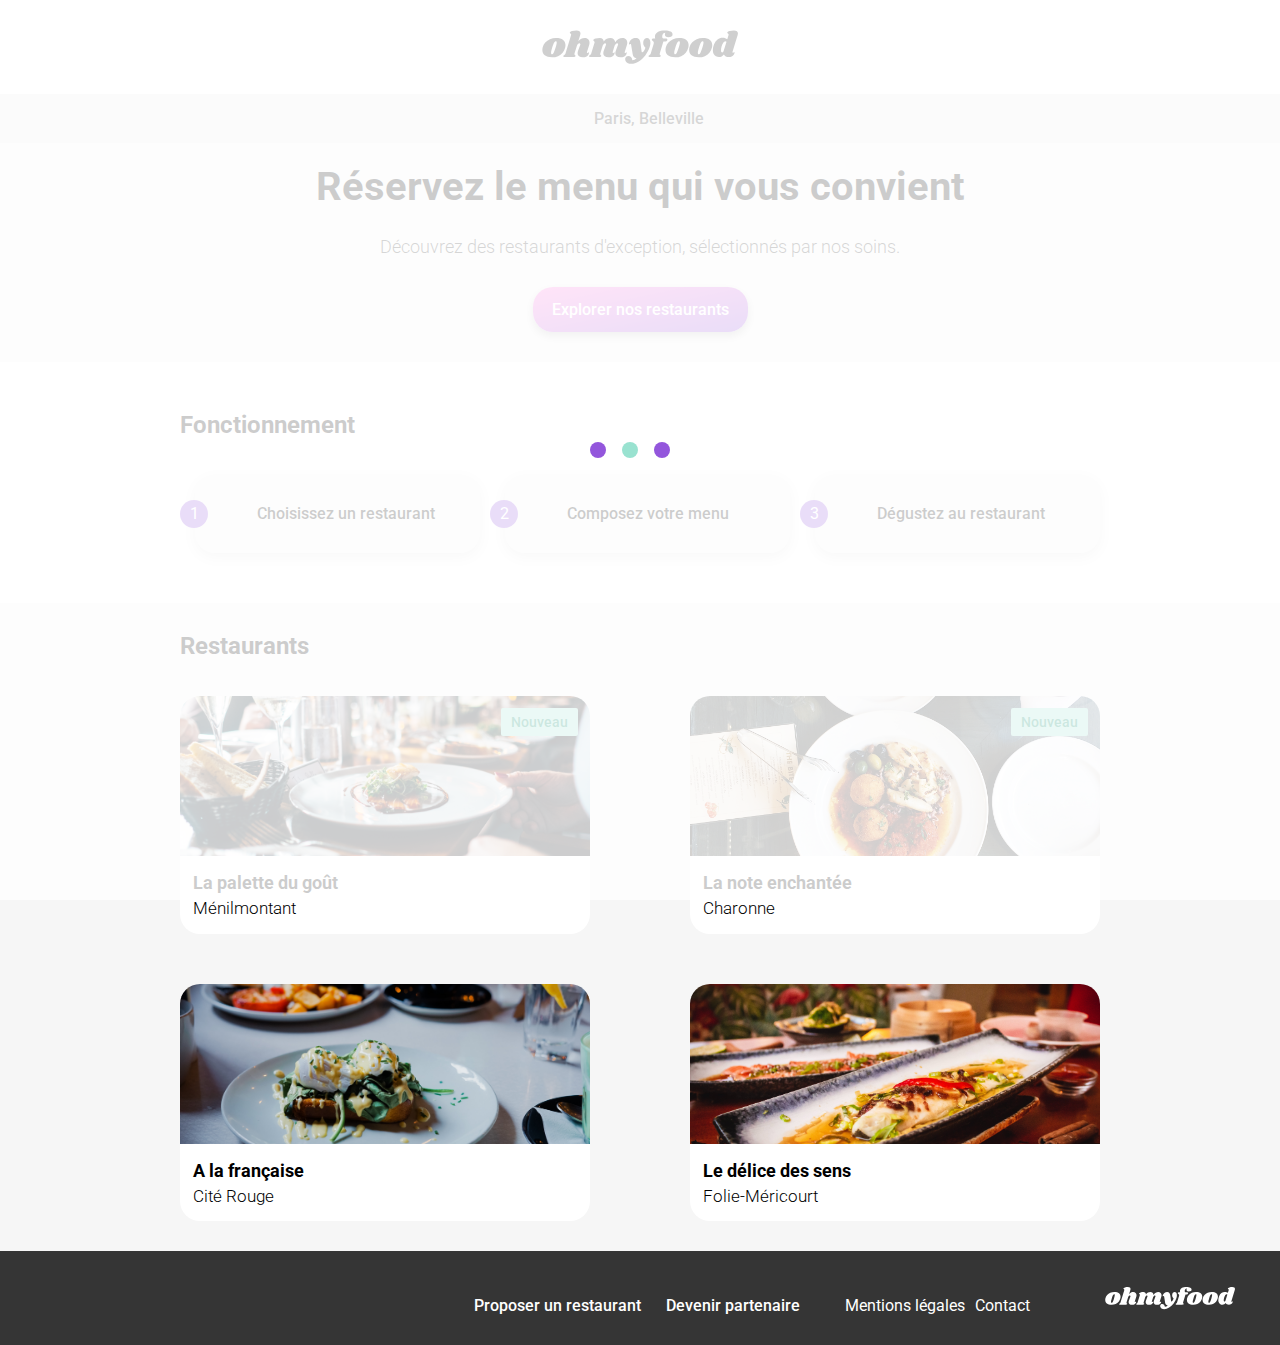
<file: index.html>
<!DOCTYPE html>
<html lang="fr">
<head>
    <meta charset="UTF-8">
    <meta name="viewport" content="width=device-width, initial-scale=1.0">
    <title>Ohmyfood</title>
    <link rel="icon" href="./assets/images/favicon/favicon.ico">
    <link rel="stylesheet" href="https://cdnjs.cloudflare.com/ajax/libs/font-awesome/6.2.1/css/all.min.css"
    integrity="sha512-MV7K8+y+gLIBoVD59lQIYicR65iaqukzvf/nwasF0nqhPay5w/9lJmVM2hMDcnK1OnMGCdVK+iQrJ7lzPJQd1w=="
    crossorigin="anonymous" referrerpolicy="no-referrer">
    <link rel="stylesheet" href="./assets/style/main.css">
</head>

<body>
    <div class="main__container">
        <div class="loader">
            <span class="loader__animation"></span>
        </div>
       <header>
            <div class="logo__content">
                <svg width="196" height="34" viewBox="0 0 196 34" fill="none" xmlns="http://www.w3.org/2000/svg">
                    <path d="M13.932 7.956C17.196 7.956 19.596 8.61599 21.132 9.936C22.692 11.256 23.472 12.984 23.472 15.12C23.472 15.84 23.376 16.644 23.184 17.532C22.728 19.5 21.876 21.228 20.628 22.716C19.38 24.18 17.844 25.32 16.02 26.136C14.22 26.928 12.264 27.324 10.152 27.324C6.81599 27.324 4.34399 26.664 2.73599 25.344C1.15199 24 0.359985 22.224 0.359985 20.016C0.359985 19.272 0.455985 18.444 0.647985 17.532C1.10399 15.66 1.96799 14.004 3.23999 12.564C4.53599 11.1 6.10799 9.972 7.95599 9.18C9.82799 8.364 11.82 7.956 13.932 7.956ZM13.824 11.16C13.32 11.16 12.78 11.616 12.204 12.528C11.652 13.416 10.992 15.108 10.224 17.604C9.45599 20.1 9.07199 21.852 9.07199 22.86C9.07199 23.388 9.15599 23.748 9.32399 23.94C9.49199 24.108 9.71999 24.192 10.008 24.192C10.512 24.24 11.028 23.808 11.556 22.896C12.108 21.984 12.792 20.208 13.608 17.568C14.352 15.24 14.724 13.548 14.724 12.492C14.724 11.988 14.64 11.64 14.472 11.448C14.328 11.256 14.112 11.16 13.824 11.16Z" fill="#101010"/>
                    <path d="M44.9899 22.032C44.9419 22.128 44.9179 22.272 44.9179 22.464C44.9179 22.632 44.9539 22.764 45.0259 22.86C45.1219 22.956 45.2419 23.004 45.3859 23.004C45.6739 23.004 45.9139 22.884 46.1059 22.644C46.3219 22.38 46.4659 22.248 46.5379 22.248C46.6579 22.248 46.7539 22.332 46.8259 22.5C46.8979 22.644 46.9339 22.824 46.9339 23.04C46.9579 23.736 46.7299 24.42 46.2499 25.092C45.7699 25.74 45.0619 26.28 44.1259 26.712C43.2139 27.12 42.1099 27.324 40.8139 27.324C39.2299 27.324 37.9699 26.964 37.0339 26.244C36.0979 25.5 35.6179 24.516 35.5939 23.292C35.5939 22.404 35.8099 21.408 36.2419 20.304L38.2219 15.12C38.3419 14.808 38.4019 14.556 38.4019 14.364C38.4019 14.052 38.2939 13.812 38.0779 13.644C37.8859 13.452 37.6459 13.356 37.3579 13.356C36.9019 13.356 36.4339 13.572 35.9539 14.004C35.4979 14.412 35.1259 15.084 34.8379 16.02V15.948L32.5699 23.256C32.4979 23.544 32.4619 23.796 32.4619 24.012C32.4619 24.324 32.5219 24.576 32.6419 24.768C32.7619 24.936 32.9299 25.104 33.1459 25.272C33.3139 25.44 33.4339 25.584 33.5059 25.704C33.5779 25.8 33.5899 25.932 33.5419 26.1C33.4219 26.412 33.1819 26.64 32.8219 26.784C32.4619 26.928 31.9099 27 31.1659 27H22.9579C22.3339 27 21.8779 26.904 21.5899 26.712C21.3019 26.496 21.2059 26.22 21.3019 25.884C21.3979 25.596 21.6499 25.344 22.0579 25.128C22.4179 24.936 22.7179 24.708 22.9579 24.444C23.1979 24.18 23.4019 23.76 23.5699 23.184L29.0419 5.22C29.1139 5.004 29.1499 4.824 29.1499 4.68C29.1499 4.416 29.0779 4.2 28.9339 4.032C28.8139 3.864 28.6459 3.696 28.4299 3.528C28.1899 3.336 28.0099 3.168 27.8899 3.024C27.7939 2.88 27.7819 2.688 27.8539 2.448C27.9979 1.896 28.7539 1.416 30.1219 1.00799C31.4899 0.599996 32.9179 0.395996 34.4059 0.395996C35.7979 0.395996 36.8179 0.659996 37.4659 1.188C38.1379 1.716 38.4739 2.436 38.4739 3.348C38.4739 3.876 38.3899 4.392 38.2219 4.896L36.2779 11.232C37.2139 10.008 38.1979 9.156 39.2299 8.676C40.2859 8.196 41.4259 7.956 42.6499 7.956C44.1139 7.956 45.2899 8.4 46.1779 9.288C47.0899 10.176 47.5459 11.328 47.5459 12.744C47.5459 13.488 47.4259 14.22 47.1859 14.94L44.9899 22.032Z" fill="#101010"/>
                    <path d="M82.7165 22.032C82.6685 22.128 82.6445 22.272 82.6445 22.464C82.6445 22.632 82.6805 22.764 82.7525 22.86C82.8485 22.956 82.9685 23.004 83.1125 23.004C83.4005 23.004 83.6405 22.884 83.8325 22.644C84.0485 22.38 84.1925 22.248 84.2645 22.248C84.3845 22.248 84.4805 22.332 84.5525 22.5C84.6245 22.644 84.6605 22.824 84.6605 23.04C84.6845 23.736 84.4565 24.42 83.9765 25.092C83.4965 25.74 82.7885 26.28 81.8525 26.712C80.9405 27.12 79.8365 27.324 78.5405 27.324C76.9565 27.324 75.6965 26.964 74.7605 26.244C73.8245 25.5 73.3445 24.516 73.3205 23.292C73.3205 22.404 73.5365 21.408 73.9685 20.304L75.9485 15.12C76.0685 14.808 76.1285 14.556 76.1285 14.364C76.1285 14.052 76.0205 13.812 75.8045 13.644C75.6125 13.452 75.3725 13.356 75.0845 13.356C74.6765 13.356 74.2565 13.536 73.8245 13.896C73.3925 14.256 73.0085 14.82 72.6725 15.588L70.6925 22.032C70.6445 22.128 70.6205 22.272 70.6205 22.464C70.6205 22.632 70.6565 22.764 70.7285 22.86C70.8245 22.956 70.9445 23.004 71.0885 23.004C71.3765 23.004 71.6165 22.884 71.8085 22.644C72.0245 22.38 72.1685 22.248 72.2405 22.248C72.3605 22.248 72.4565 22.332 72.5285 22.5C72.6005 22.644 72.6365 22.824 72.6365 23.04C72.6605 23.736 72.4325 24.42 71.9525 25.092C71.4725 25.74 70.7645 26.28 69.8285 26.712C68.9165 27.12 67.8125 27.324 66.5165 27.324C64.9325 27.324 63.6725 26.964 62.7365 26.244C61.8005 25.5 61.3205 24.516 61.2965 23.292C61.2965 22.404 61.5125 21.408 61.9445 20.304L63.9245 15.12C64.0445 14.808 64.1045 14.556 64.1045 14.364C64.1045 14.052 63.9965 13.812 63.7805 13.644C63.5885 13.452 63.3485 13.356 63.0605 13.356C62.6525 13.356 62.2325 13.536 61.8005 13.896C61.3685 14.232 61.0085 14.784 60.7205 15.552L58.3445 23.256C58.2485 23.52 58.2005 23.772 58.2005 24.012C58.2005 24.3 58.2605 24.54 58.3805 24.732C58.5005 24.9 58.6685 25.08 58.8845 25.272C59.0525 25.416 59.1725 25.548 59.2445 25.668C59.3165 25.788 59.3285 25.932 59.2805 26.1C59.1845 26.412 58.9565 26.64 58.5965 26.784C58.2365 26.928 57.6725 27 56.9045 27H48.6965C48.0725 27 47.6285 26.904 47.3645 26.712C47.0765 26.496 46.9685 26.22 47.0405 25.884C47.1365 25.596 47.3885 25.344 47.7965 25.128C48.1565 24.936 48.4565 24.708 48.6965 24.444C48.9365 24.18 49.1405 23.76 49.3085 23.184L52.5125 12.78C52.5605 12.66 52.5845 12.492 52.5845 12.276C52.5845 12.012 52.5245 11.808 52.4045 11.664C52.3085 11.52 52.1405 11.34 51.9005 11.124C51.6605 10.932 51.4925 10.764 51.3965 10.62C51.3005 10.476 51.2885 10.284 51.3605 10.044C51.5045 9.492 52.2605 9.012 53.6285 8.604C54.9965 8.172 56.4245 7.956 57.9125 7.956C59.0885 7.956 60.0125 8.28 60.6845 8.928C61.3805 9.576 61.7165 10.464 61.6925 11.592C62.6765 10.224 63.7085 9.276 64.7885 8.748C65.8925 8.22 67.0805 7.956 68.3525 7.956C69.7445 7.956 70.8725 8.364 71.7365 9.18C72.6245 9.972 73.1165 11.016 73.2125 12.312C74.2445 10.68 75.3485 9.552 76.5245 8.928C77.7005 8.28 78.9845 7.956 80.3765 7.956C81.8405 7.956 83.0165 8.4 83.9045 9.288C84.8165 10.176 85.2725 11.328 85.2725 12.744C85.2725 13.488 85.1525 14.22 84.9125 14.94L82.7165 22.032Z" fill="#101010"/>
                    <path d="M104.932 7.956C105.988 7.956 106.828 8.388 107.452 9.252C108.1 10.092 108.424 11.244 108.424 12.708C108.424 13.98 108.196 15.348 107.74 16.812C106.852 19.764 105.424 22.548 103.456 25.164C101.512 27.78 99.2675 29.88 96.7235 31.464C94.2035 33.048 91.6836 33.84 89.1636 33.84C87.9156 33.84 86.8355 33.624 85.9235 33.192C85.0355 32.76 84.3635 32.184 83.9075 31.464C83.4275 30.744 83.1875 29.976 83.1875 29.16C83.1875 28.8 83.2475 28.404 83.3675 27.972C83.5835 27.3 83.9435 26.784 84.4475 26.424C84.9515 26.064 85.5516 25.884 86.2476 25.884C87.3516 25.884 88.2515 26.256 88.9475 27C89.6675 27.768 90.1236 28.812 90.3156 30.132C91.8516 30.06 93.2675 29.4 94.5635 28.152C93.3395 27.936 92.4275 27.528 91.8275 26.928C91.2515 26.304 90.8555 25.344 90.6395 24.048L89.1995 15.228C89.1275 14.772 89.0195 14.46 88.8755 14.292C88.7555 14.1 88.5876 14.004 88.3716 14.004C88.2036 14.004 87.9995 14.088 87.7595 14.256C87.5435 14.424 87.3875 14.508 87.2915 14.508C87.0995 14.508 87.0035 14.304 87.0035 13.896C87.0035 13.56 87.0635 13.2 87.1835 12.816C87.6155 11.448 88.4196 10.296 89.5956 9.36C90.7716 8.4 92.1395 7.92 93.6995 7.92C95.2355 7.92 96.3635 8.376 97.0835 9.288C97.8275 10.2 98.3076 11.604 98.5236 13.5L99.6035 21.42C99.6755 22.02 99.8915 22.32 100.252 22.32C100.684 22.32 101.188 21.936 101.764 21.168C102.34 20.376 102.904 19.26 103.456 17.82C102.736 17.172 102.184 16.428 101.8 15.588C101.416 14.748 101.224 13.848 101.224 12.888C101.224 12.144 101.32 11.472 101.512 10.872C101.8 9.912 102.244 9.192 102.844 8.712C103.468 8.208 104.164 7.956 104.932 7.956Z" fill="#101010"/>
                    <path d="M122.864 0.395996C125.432 0.395996 127.352 0.791996 128.624 1.584C129.92 2.352 130.568 3.3 130.568 4.428C130.568 5.34 130.184 6.048 129.416 6.552C128.672 7.032 127.688 7.272 126.464 7.272C125.336 7.272 124.46 6.996 123.836 6.444C123.212 5.892 122.9 5.208 122.9 4.392C122.9 3.888 123.056 3.36 123.368 2.808C122.648 2.808 122.048 2.988 121.568 3.348C121.088 3.684 120.716 4.272 120.452 5.112C120.308 5.64 120.236 6.132 120.236 6.588C120.236 7.164 120.332 7.62 120.524 7.956C120.74 8.268 121.04 8.424 121.424 8.424H123.548C124.796 8.424 125.42 8.808 125.42 9.576C125.42 9.672 125.396 9.816 125.348 10.008C125.204 10.536 124.904 10.932 124.448 11.196C124.016 11.46 123.356 11.592 122.468 11.592H121.388L117.824 23.256C117.752 23.544 117.716 23.796 117.716 24.012C117.716 24.324 117.776 24.576 117.896 24.768C118.016 24.936 118.184 25.104 118.4 25.272C118.568 25.44 118.688 25.584 118.76 25.704C118.832 25.8 118.844 25.932 118.796 26.1C118.676 26.412 118.436 26.64 118.076 26.784C117.716 26.928 117.164 27 116.42 27H108.212C107.588 27 107.132 26.904 106.844 26.712C106.556 26.496 106.46 26.22 106.556 25.884C106.652 25.596 106.904 25.344 107.312 25.128C107.672 24.936 107.972 24.708 108.212 24.444C108.452 24.18 108.656 23.76 108.824 23.184L111.632 13.968C111.752 13.608 111.812 13.236 111.812 12.852C111.812 12.372 111.704 12 111.488 11.736C111.296 11.448 110.996 11.136 110.588 10.8C110.324 10.584 110.12 10.404 109.976 10.26C109.856 10.092 109.796 9.9 109.796 9.684C109.772 9.228 109.928 8.904 110.264 8.712C110.624 8.52 111.296 8.424 112.28 8.424H113.18C113.012 7.824 112.928 7.224 112.928 6.624C112.928 6.024 113.036 5.4 113.252 4.752C113.708 3.528 114.68 2.496 116.168 1.65599C117.68 0.815996 119.912 0.395996 122.864 0.395996Z" fill="#101010"/>
                    <path d="M137.084 7.956C140.348 7.956 142.748 8.61599 144.284 9.936C145.844 11.256 146.624 12.984 146.624 15.12C146.624 15.84 146.528 16.644 146.336 17.532C145.88 19.5 145.028 21.228 143.78 22.716C142.532 24.18 140.996 25.32 139.172 26.136C137.372 26.928 135.416 27.324 133.304 27.324C129.968 27.324 127.496 26.664 125.888 25.344C124.304 24 123.512 22.224 123.512 20.016C123.512 19.272 123.608 18.444 123.8 17.532C124.256 15.66 125.12 14.004 126.392 12.564C127.688 11.1 129.26 9.972 131.108 9.18C132.98 8.364 134.972 7.956 137.084 7.956ZM136.976 11.16C136.472 11.16 135.932 11.616 135.356 12.528C134.804 13.416 134.144 15.108 133.376 17.604C132.608 20.1 132.224 21.852 132.224 22.86C132.224 23.388 132.308 23.748 132.476 23.94C132.644 24.108 132.872 24.192 133.16 24.192C133.664 24.24 134.18 23.808 134.708 22.896C135.26 21.984 135.944 20.208 136.76 17.568C137.504 15.24 137.876 13.548 137.876 12.492C137.876 11.988 137.792 11.64 137.624 11.448C137.48 11.256 137.264 11.16 136.976 11.16Z" fill="#101010"/>
                    <path d="M160.709 7.956C163.973 7.956 166.373 8.61599 167.909 9.936C169.469 11.256 170.249 12.984 170.249 15.12C170.249 15.84 170.153 16.644 169.961 17.532C169.505 19.5 168.653 21.228 167.405 22.716C166.157 24.18 164.621 25.32 162.797 26.136C160.997 26.928 159.041 27.324 156.929 27.324C153.593 27.324 151.121 26.664 149.513 25.344C147.929 24 147.137 22.224 147.137 20.016C147.137 19.272 147.233 18.444 147.425 17.532C147.881 15.66 148.745 14.004 150.017 12.564C151.313 11.1 152.885 9.972 154.733 9.18C156.605 8.364 158.597 7.956 160.709 7.956ZM160.601 11.16C160.097 11.16 159.557 11.616 158.981 12.528C158.429 13.416 157.769 15.108 157.001 17.604C156.233 20.1 155.849 21.852 155.849 22.86C155.849 23.388 155.933 23.748 156.101 23.94C156.269 24.108 156.497 24.192 156.785 24.192C157.289 24.24 157.805 23.808 158.333 22.896C158.885 21.984 159.569 20.208 160.385 17.568C161.129 15.24 161.501 13.548 161.501 12.492C161.501 11.988 161.417 11.64 161.249 11.448C161.105 11.256 160.889 11.16 160.601 11.16Z" fill="#101010"/>
                    <path d="M190.526 21.816C190.478 22.008 190.454 22.14 190.454 22.212C190.454 22.38 190.502 22.512 190.598 22.608C190.694 22.704 190.814 22.752 190.958 22.752C191.246 22.752 191.486 22.632 191.678 22.392C191.894 22.128 192.038 21.996 192.11 21.996C192.23 21.996 192.326 22.08 192.398 22.248C192.47 22.416 192.506 22.608 192.506 22.824C192.53 23.472 192.278 24.132 191.75 24.804C191.246 25.476 190.562 26.028 189.698 26.46C188.834 26.892 187.898 27.108 186.89 27.108C185.69 27.108 184.646 26.88 183.758 26.424C182.87 25.968 182.258 25.368 181.922 24.624C181.274 25.464 180.53 26.088 179.69 26.496C178.85 26.904 177.962 27.108 177.026 27.108C175.922 27.108 174.89 26.832 173.93 26.28C172.994 25.728 172.238 24.948 171.662 23.94C171.11 22.908 170.834 21.744 170.834 20.448C170.834 18.264 171.242 16.212 172.058 14.292C172.898 12.348 174.062 10.788 175.55 9.612C177.038 8.412 178.73 7.812 180.626 7.812C181.658 7.812 182.534 7.932 183.254 8.172C183.998 8.412 184.67 8.772 185.27 9.252L186.494 5.22C186.566 5.004 186.602 4.824 186.602 4.68C186.602 4.416 186.53 4.2 186.386 4.032C186.266 3.864 186.098 3.696 185.882 3.528C185.642 3.336 185.462 3.168 185.342 3.024C185.246 2.88 185.234 2.688 185.306 2.448C185.45 1.896 186.206 1.416 187.574 1.00799C188.942 0.599996 190.37 0.395996 191.858 0.395996C193.25 0.395996 194.27 0.659996 194.918 1.188C195.59 1.716 195.926 2.436 195.926 3.348C195.926 3.876 195.842 4.392 195.674 4.896L190.526 21.816ZM184.514 11.7C184.13 11.364 183.71 11.196 183.254 11.196C182.558 11.196 181.874 11.712 181.202 12.744C180.53 13.776 179.99 15.024 179.582 16.488C179.174 17.952 178.982 19.272 179.006 20.448C179.006 21.768 179.438 22.428 180.302 22.428C180.614 22.428 180.878 22.308 181.094 22.068C181.31 21.804 181.514 21.384 181.706 20.808L184.514 11.7Z" fill="#101010"/>
                </svg>
            </div>
       </header> 
       <main>
            <section id="explorer__container">
                <div class="location__content">
                    <div class="location__content__picto">
                        <i class="fa-solid fa-location-dot"></i>
                    </div>
                    <div class="location__content__city">
                        <span>Paris, Belleville</span>
                    </div>
                </div>
                <div class="search__content">
                    <h1>Réservez le menu qui <br class="hide"> vous convient</h1>
                    <p>Découvrez des restaurants d'exception, sélectionnés par nos soins.</p>
                    <a href="#restaurants__container" class="btn">Explorer nos restaurants</a>
                </div>
            </section>
            <section id="working__container">
                <div class="content">
                    <h2>Fonctionnement</h2>
                    <div class="stage__container">
                        <div class="stage__content">
                            <div class="nbr">
                                <span>1</span>
                            </div>
                            <i class="fa-solid fa-mobile-screen-button stage__picto"></i>
                            <p>Choisissez un restaurant</p>
                        </div>
                        <div class="stage__content">
                            <div class="nbr">
                                <span>2</span>
                            </div>
                            <i class="fa-solid fa-list stage__picto"></i>
                            <p>Composez votre menu</p>
                        </div>
                        <div class="stage__content">
                            <div class="nbr">
                                <span>3</span>
                            </div>
                            <i class="fa-solid fa-store stage__picto stage__picto-purple"></i>
                            <p>Dégustez au restaurant</p>
                        </div>
                    </div>
                </div>
            </section>
            <section id="restaurants__container">
                <div class="content">
                    <h2>Restaurants</h2>
                    <div class="cards__container">
                        <article class="card__content">
                            <a href="./restaurants/La-palette-du-gout.html">
                                <div class="restaurant__img">
                                    <img src="./assets/images/restaurants/jay-wennington-N_Y88TWmGwA-unsplash.jpg" alt="La palette du goût restaurant's picture">
                                    <div class="new">
                                        <span>Nouveau</span>
                                    </div>
                                </div>
                                <div class="restaurant__description">
                                    <div class="restaurant__name">
                                        <h3>La palette du goût</h3>
                                        <p>Ménilmontant</p>
                                    </div>
                                    <div class="restaurant__heart">
                                        <i class="fa-regular fa-heart"></i>
                                        <i class="fa-solid fa-heart fa-heart-hover"></i>
                                    </div>
                                </div>
                            </a>
                        </article>
                        <article class="card__content">
                            <a href="./restaurants/La-note-enchantee.html">
                                <div class="restaurant__img">
                                    <img src="./assets/images/restaurants/stil-u2Lp8tXIcjw-unsplash.jpg" alt="La note enchantée restaurant's picture">
                                    <div class="new">
                                        <span>Nouveau</span>
                                    </div>
                                </div>
                                <div class="restaurant__description">
                                    <div class="restaurant__name">
                                        <h3>La note enchantée</h3>
                                        <p>Charonne</p>
                                    </div>
                                    <div class="restaurant__heart">
                                        <i class="fa-regular fa-heart"></i>
                                        <i class="fa-solid fa-heart fa-heart-hover"></i>
                                    </div>
                                </div>
                            </a>
                        </article>
                        <article class="card__content">
                            <a href="./restaurants/A-la-francaise.html">
                                <div class="restaurant__img">
                                    <img src="./assets/images/restaurants/toa-heftiba-DQKerTsQwi0-unsplash.jpg" alt="A la française restaurant's picture">
                                </div>
                                <div class="restaurant__description">
                                    <div class="restaurant__name">
                                        <h3>A la française</h3>
                                        <p>Cité Rouge</p>
                                    </div>
                                    <div class="restaurant__heart">
                                        <i class="fa-regular fa-heart"></i>
                                        <i class="fa-solid fa-heart fa-heart-hover"></i>
                                    </div>
                                </div>
                            </a>
                        </article>
                        <article class="card__content">
                            <a href="./restaurants/Le-delice-des-sens.html">
                                <div class="restaurant__img">
                                    <img src="./assets/images/restaurants/louis-hansel-shotsoflouis-qNBGVyOCY8Q-unsplash.jpg" alt="Le délice des sens restaurant's picture">
                                </div>
                                <div class="restaurant__description">
                                    <div class="restaurant__name">
                                        <h3>Le délice des sens</h3>
                                        <p>Folie-Méricourt</p>
                                    </div>
                                    <div class="restaurant__heart">
                                        <i class="fa-regular fa-heart"></i>
                                        <i class="fa-solid fa-heart fa-heart-hover"></i>
                                    </div>
                                </div>
                            </a>
                        </article>
                    </div>
                </div>
            </section>
       </main>
       <footer>
            <div class="content">
                <div class="logo__footer">
                    <svg width="196" height="34" viewBox="0 0 196 34" fill="none" xmlns="http://www.w3.org/2000/svg">
                        <path d="M13.932 7.956C17.196 7.956 19.596 8.61599 21.132 9.936C22.692 11.256 23.472 12.984 23.472 15.12C23.472 15.84 23.376 16.644 23.184 17.532C22.728 19.5 21.876 21.228 20.628 22.716C19.38 24.18 17.844 25.32 16.02 26.136C14.22 26.928 12.264 27.324 10.152 27.324C6.81599 27.324 4.34399 26.664 2.73599 25.344C1.15199 24 0.359985 22.224 0.359985 20.016C0.359985 19.272 0.455985 18.444 0.647985 17.532C1.10399 15.66 1.96799 14.004 3.23999 12.564C4.53599 11.1 6.10799 9.972 7.95599 9.18C9.82799 8.364 11.82 7.956 13.932 7.956ZM13.824 11.16C13.32 11.16 12.78 11.616 12.204 12.528C11.652 13.416 10.992 15.108 10.224 17.604C9.45599 20.1 9.07199 21.852 9.07199 22.86C9.07199 23.388 9.15599 23.748 9.32399 23.94C9.49199 24.108 9.71999 24.192 10.008 24.192C10.512 24.24 11.028 23.808 11.556 22.896C12.108 21.984 12.792 20.208 13.608 17.568C14.352 15.24 14.724 13.548 14.724 12.492C14.724 11.988 14.64 11.64 14.472 11.448C14.328 11.256 14.112 11.16 13.824 11.16Z" fill="#101010"/>
                        <path d="M44.9899 22.032C44.9419 22.128 44.9179 22.272 44.9179 22.464C44.9179 22.632 44.9539 22.764 45.0259 22.86C45.1219 22.956 45.2419 23.004 45.3859 23.004C45.6739 23.004 45.9139 22.884 46.1059 22.644C46.3219 22.38 46.4659 22.248 46.5379 22.248C46.6579 22.248 46.7539 22.332 46.8259 22.5C46.8979 22.644 46.9339 22.824 46.9339 23.04C46.9579 23.736 46.7299 24.42 46.2499 25.092C45.7699 25.74 45.0619 26.28 44.1259 26.712C43.2139 27.12 42.1099 27.324 40.8139 27.324C39.2299 27.324 37.9699 26.964 37.0339 26.244C36.0979 25.5 35.6179 24.516 35.5939 23.292C35.5939 22.404 35.8099 21.408 36.2419 20.304L38.2219 15.12C38.3419 14.808 38.4019 14.556 38.4019 14.364C38.4019 14.052 38.2939 13.812 38.0779 13.644C37.8859 13.452 37.6459 13.356 37.3579 13.356C36.9019 13.356 36.4339 13.572 35.9539 14.004C35.4979 14.412 35.1259 15.084 34.8379 16.02V15.948L32.5699 23.256C32.4979 23.544 32.4619 23.796 32.4619 24.012C32.4619 24.324 32.5219 24.576 32.6419 24.768C32.7619 24.936 32.9299 25.104 33.1459 25.272C33.3139 25.44 33.4339 25.584 33.5059 25.704C33.5779 25.8 33.5899 25.932 33.5419 26.1C33.4219 26.412 33.1819 26.64 32.8219 26.784C32.4619 26.928 31.9099 27 31.1659 27H22.9579C22.3339 27 21.8779 26.904 21.5899 26.712C21.3019 26.496 21.2059 26.22 21.3019 25.884C21.3979 25.596 21.6499 25.344 22.0579 25.128C22.4179 24.936 22.7179 24.708 22.9579 24.444C23.1979 24.18 23.4019 23.76 23.5699 23.184L29.0419 5.22C29.1139 5.004 29.1499 4.824 29.1499 4.68C29.1499 4.416 29.0779 4.2 28.9339 4.032C28.8139 3.864 28.6459 3.696 28.4299 3.528C28.1899 3.336 28.0099 3.168 27.8899 3.024C27.7939 2.88 27.7819 2.688 27.8539 2.448C27.9979 1.896 28.7539 1.416 30.1219 1.00799C31.4899 0.599996 32.9179 0.395996 34.4059 0.395996C35.7979 0.395996 36.8179 0.659996 37.4659 1.188C38.1379 1.716 38.4739 2.436 38.4739 3.348C38.4739 3.876 38.3899 4.392 38.2219 4.896L36.2779 11.232C37.2139 10.008 38.1979 9.156 39.2299 8.676C40.2859 8.196 41.4259 7.956 42.6499 7.956C44.1139 7.956 45.2899 8.4 46.1779 9.288C47.0899 10.176 47.5459 11.328 47.5459 12.744C47.5459 13.488 47.4259 14.22 47.1859 14.94L44.9899 22.032Z" fill="#101010"/>
                        <path d="M82.7165 22.032C82.6685 22.128 82.6445 22.272 82.6445 22.464C82.6445 22.632 82.6805 22.764 82.7525 22.86C82.8485 22.956 82.9685 23.004 83.1125 23.004C83.4005 23.004 83.6405 22.884 83.8325 22.644C84.0485 22.38 84.1925 22.248 84.2645 22.248C84.3845 22.248 84.4805 22.332 84.5525 22.5C84.6245 22.644 84.6605 22.824 84.6605 23.04C84.6845 23.736 84.4565 24.42 83.9765 25.092C83.4965 25.74 82.7885 26.28 81.8525 26.712C80.9405 27.12 79.8365 27.324 78.5405 27.324C76.9565 27.324 75.6965 26.964 74.7605 26.244C73.8245 25.5 73.3445 24.516 73.3205 23.292C73.3205 22.404 73.5365 21.408 73.9685 20.304L75.9485 15.12C76.0685 14.808 76.1285 14.556 76.1285 14.364C76.1285 14.052 76.0205 13.812 75.8045 13.644C75.6125 13.452 75.3725 13.356 75.0845 13.356C74.6765 13.356 74.2565 13.536 73.8245 13.896C73.3925 14.256 73.0085 14.82 72.6725 15.588L70.6925 22.032C70.6445 22.128 70.6205 22.272 70.6205 22.464C70.6205 22.632 70.6565 22.764 70.7285 22.86C70.8245 22.956 70.9445 23.004 71.0885 23.004C71.3765 23.004 71.6165 22.884 71.8085 22.644C72.0245 22.38 72.1685 22.248 72.2405 22.248C72.3605 22.248 72.4565 22.332 72.5285 22.5C72.6005 22.644 72.6365 22.824 72.6365 23.04C72.6605 23.736 72.4325 24.42 71.9525 25.092C71.4725 25.74 70.7645 26.28 69.8285 26.712C68.9165 27.12 67.8125 27.324 66.5165 27.324C64.9325 27.324 63.6725 26.964 62.7365 26.244C61.8005 25.5 61.3205 24.516 61.2965 23.292C61.2965 22.404 61.5125 21.408 61.9445 20.304L63.9245 15.12C64.0445 14.808 64.1045 14.556 64.1045 14.364C64.1045 14.052 63.9965 13.812 63.7805 13.644C63.5885 13.452 63.3485 13.356 63.0605 13.356C62.6525 13.356 62.2325 13.536 61.8005 13.896C61.3685 14.232 61.0085 14.784 60.7205 15.552L58.3445 23.256C58.2485 23.52 58.2005 23.772 58.2005 24.012C58.2005 24.3 58.2605 24.54 58.3805 24.732C58.5005 24.9 58.6685 25.08 58.8845 25.272C59.0525 25.416 59.1725 25.548 59.2445 25.668C59.3165 25.788 59.3285 25.932 59.2805 26.1C59.1845 26.412 58.9565 26.64 58.5965 26.784C58.2365 26.928 57.6725 27 56.9045 27H48.6965C48.0725 27 47.6285 26.904 47.3645 26.712C47.0765 26.496 46.9685 26.22 47.0405 25.884C47.1365 25.596 47.3885 25.344 47.7965 25.128C48.1565 24.936 48.4565 24.708 48.6965 24.444C48.9365 24.18 49.1405 23.76 49.3085 23.184L52.5125 12.78C52.5605 12.66 52.5845 12.492 52.5845 12.276C52.5845 12.012 52.5245 11.808 52.4045 11.664C52.3085 11.52 52.1405 11.34 51.9005 11.124C51.6605 10.932 51.4925 10.764 51.3965 10.62C51.3005 10.476 51.2885 10.284 51.3605 10.044C51.5045 9.492 52.2605 9.012 53.6285 8.604C54.9965 8.172 56.4245 7.956 57.9125 7.956C59.0885 7.956 60.0125 8.28 60.6845 8.928C61.3805 9.576 61.7165 10.464 61.6925 11.592C62.6765 10.224 63.7085 9.276 64.7885 8.748C65.8925 8.22 67.0805 7.956 68.3525 7.956C69.7445 7.956 70.8725 8.364 71.7365 9.18C72.6245 9.972 73.1165 11.016 73.2125 12.312C74.2445 10.68 75.3485 9.552 76.5245 8.928C77.7005 8.28 78.9845 7.956 80.3765 7.956C81.8405 7.956 83.0165 8.4 83.9045 9.288C84.8165 10.176 85.2725 11.328 85.2725 12.744C85.2725 13.488 85.1525 14.22 84.9125 14.94L82.7165 22.032Z" fill="#101010"/>
                        <path d="M104.932 7.956C105.988 7.956 106.828 8.388 107.452 9.252C108.1 10.092 108.424 11.244 108.424 12.708C108.424 13.98 108.196 15.348 107.74 16.812C106.852 19.764 105.424 22.548 103.456 25.164C101.512 27.78 99.2675 29.88 96.7235 31.464C94.2035 33.048 91.6836 33.84 89.1636 33.84C87.9156 33.84 86.8355 33.624 85.9235 33.192C85.0355 32.76 84.3635 32.184 83.9075 31.464C83.4275 30.744 83.1875 29.976 83.1875 29.16C83.1875 28.8 83.2475 28.404 83.3675 27.972C83.5835 27.3 83.9435 26.784 84.4475 26.424C84.9515 26.064 85.5516 25.884 86.2476 25.884C87.3516 25.884 88.2515 26.256 88.9475 27C89.6675 27.768 90.1236 28.812 90.3156 30.132C91.8516 30.06 93.2675 29.4 94.5635 28.152C93.3395 27.936 92.4275 27.528 91.8275 26.928C91.2515 26.304 90.8555 25.344 90.6395 24.048L89.1995 15.228C89.1275 14.772 89.0195 14.46 88.8755 14.292C88.7555 14.1 88.5876 14.004 88.3716 14.004C88.2036 14.004 87.9995 14.088 87.7595 14.256C87.5435 14.424 87.3875 14.508 87.2915 14.508C87.0995 14.508 87.0035 14.304 87.0035 13.896C87.0035 13.56 87.0635 13.2 87.1835 12.816C87.6155 11.448 88.4196 10.296 89.5956 9.36C90.7716 8.4 92.1395 7.92 93.6995 7.92C95.2355 7.92 96.3635 8.376 97.0835 9.288C97.8275 10.2 98.3076 11.604 98.5236 13.5L99.6035 21.42C99.6755 22.02 99.8915 22.32 100.252 22.32C100.684 22.32 101.188 21.936 101.764 21.168C102.34 20.376 102.904 19.26 103.456 17.82C102.736 17.172 102.184 16.428 101.8 15.588C101.416 14.748 101.224 13.848 101.224 12.888C101.224 12.144 101.32 11.472 101.512 10.872C101.8 9.912 102.244 9.192 102.844 8.712C103.468 8.208 104.164 7.956 104.932 7.956Z" fill="#101010"/>
                        <path d="M122.864 0.395996C125.432 0.395996 127.352 0.791996 128.624 1.584C129.92 2.352 130.568 3.3 130.568 4.428C130.568 5.34 130.184 6.048 129.416 6.552C128.672 7.032 127.688 7.272 126.464 7.272C125.336 7.272 124.46 6.996 123.836 6.444C123.212 5.892 122.9 5.208 122.9 4.392C122.9 3.888 123.056 3.36 123.368 2.808C122.648 2.808 122.048 2.988 121.568 3.348C121.088 3.684 120.716 4.272 120.452 5.112C120.308 5.64 120.236 6.132 120.236 6.588C120.236 7.164 120.332 7.62 120.524 7.956C120.74 8.268 121.04 8.424 121.424 8.424H123.548C124.796 8.424 125.42 8.808 125.42 9.576C125.42 9.672 125.396 9.816 125.348 10.008C125.204 10.536 124.904 10.932 124.448 11.196C124.016 11.46 123.356 11.592 122.468 11.592H121.388L117.824 23.256C117.752 23.544 117.716 23.796 117.716 24.012C117.716 24.324 117.776 24.576 117.896 24.768C118.016 24.936 118.184 25.104 118.4 25.272C118.568 25.44 118.688 25.584 118.76 25.704C118.832 25.8 118.844 25.932 118.796 26.1C118.676 26.412 118.436 26.64 118.076 26.784C117.716 26.928 117.164 27 116.42 27H108.212C107.588 27 107.132 26.904 106.844 26.712C106.556 26.496 106.46 26.22 106.556 25.884C106.652 25.596 106.904 25.344 107.312 25.128C107.672 24.936 107.972 24.708 108.212 24.444C108.452 24.18 108.656 23.76 108.824 23.184L111.632 13.968C111.752 13.608 111.812 13.236 111.812 12.852C111.812 12.372 111.704 12 111.488 11.736C111.296 11.448 110.996 11.136 110.588 10.8C110.324 10.584 110.12 10.404 109.976 10.26C109.856 10.092 109.796 9.9 109.796 9.684C109.772 9.228 109.928 8.904 110.264 8.712C110.624 8.52 111.296 8.424 112.28 8.424H113.18C113.012 7.824 112.928 7.224 112.928 6.624C112.928 6.024 113.036 5.4 113.252 4.752C113.708 3.528 114.68 2.496 116.168 1.65599C117.68 0.815996 119.912 0.395996 122.864 0.395996Z" fill="#101010"/>
                        <path d="M137.084 7.956C140.348 7.956 142.748 8.61599 144.284 9.936C145.844 11.256 146.624 12.984 146.624 15.12C146.624 15.84 146.528 16.644 146.336 17.532C145.88 19.5 145.028 21.228 143.78 22.716C142.532 24.18 140.996 25.32 139.172 26.136C137.372 26.928 135.416 27.324 133.304 27.324C129.968 27.324 127.496 26.664 125.888 25.344C124.304 24 123.512 22.224 123.512 20.016C123.512 19.272 123.608 18.444 123.8 17.532C124.256 15.66 125.12 14.004 126.392 12.564C127.688 11.1 129.26 9.972 131.108 9.18C132.98 8.364 134.972 7.956 137.084 7.956ZM136.976 11.16C136.472 11.16 135.932 11.616 135.356 12.528C134.804 13.416 134.144 15.108 133.376 17.604C132.608 20.1 132.224 21.852 132.224 22.86C132.224 23.388 132.308 23.748 132.476 23.94C132.644 24.108 132.872 24.192 133.16 24.192C133.664 24.24 134.18 23.808 134.708 22.896C135.26 21.984 135.944 20.208 136.76 17.568C137.504 15.24 137.876 13.548 137.876 12.492C137.876 11.988 137.792 11.64 137.624 11.448C137.48 11.256 137.264 11.16 136.976 11.16Z" fill="#101010"/>
                        <path d="M160.709 7.956C163.973 7.956 166.373 8.61599 167.909 9.936C169.469 11.256 170.249 12.984 170.249 15.12C170.249 15.84 170.153 16.644 169.961 17.532C169.505 19.5 168.653 21.228 167.405 22.716C166.157 24.18 164.621 25.32 162.797 26.136C160.997 26.928 159.041 27.324 156.929 27.324C153.593 27.324 151.121 26.664 149.513 25.344C147.929 24 147.137 22.224 147.137 20.016C147.137 19.272 147.233 18.444 147.425 17.532C147.881 15.66 148.745 14.004 150.017 12.564C151.313 11.1 152.885 9.972 154.733 9.18C156.605 8.364 158.597 7.956 160.709 7.956ZM160.601 11.16C160.097 11.16 159.557 11.616 158.981 12.528C158.429 13.416 157.769 15.108 157.001 17.604C156.233 20.1 155.849 21.852 155.849 22.86C155.849 23.388 155.933 23.748 156.101 23.94C156.269 24.108 156.497 24.192 156.785 24.192C157.289 24.24 157.805 23.808 158.333 22.896C158.885 21.984 159.569 20.208 160.385 17.568C161.129 15.24 161.501 13.548 161.501 12.492C161.501 11.988 161.417 11.64 161.249 11.448C161.105 11.256 160.889 11.16 160.601 11.16Z" fill="#101010"/>
                        <path d="M190.526 21.816C190.478 22.008 190.454 22.14 190.454 22.212C190.454 22.38 190.502 22.512 190.598 22.608C190.694 22.704 190.814 22.752 190.958 22.752C191.246 22.752 191.486 22.632 191.678 22.392C191.894 22.128 192.038 21.996 192.11 21.996C192.23 21.996 192.326 22.08 192.398 22.248C192.47 22.416 192.506 22.608 192.506 22.824C192.53 23.472 192.278 24.132 191.75 24.804C191.246 25.476 190.562 26.028 189.698 26.46C188.834 26.892 187.898 27.108 186.89 27.108C185.69 27.108 184.646 26.88 183.758 26.424C182.87 25.968 182.258 25.368 181.922 24.624C181.274 25.464 180.53 26.088 179.69 26.496C178.85 26.904 177.962 27.108 177.026 27.108C175.922 27.108 174.89 26.832 173.93 26.28C172.994 25.728 172.238 24.948 171.662 23.94C171.11 22.908 170.834 21.744 170.834 20.448C170.834 18.264 171.242 16.212 172.058 14.292C172.898 12.348 174.062 10.788 175.55 9.612C177.038 8.412 178.73 7.812 180.626 7.812C181.658 7.812 182.534 7.932 183.254 8.172C183.998 8.412 184.67 8.772 185.27 9.252L186.494 5.22C186.566 5.004 186.602 4.824 186.602 4.68C186.602 4.416 186.53 4.2 186.386 4.032C186.266 3.864 186.098 3.696 185.882 3.528C185.642 3.336 185.462 3.168 185.342 3.024C185.246 2.88 185.234 2.688 185.306 2.448C185.45 1.896 186.206 1.416 187.574 1.00799C188.942 0.599996 190.37 0.395996 191.858 0.395996C193.25 0.395996 194.27 0.659996 194.918 1.188C195.59 1.716 195.926 2.436 195.926 3.348C195.926 3.876 195.842 4.392 195.674 4.896L190.526 21.816ZM184.514 11.7C184.13 11.364 183.71 11.196 183.254 11.196C182.558 11.196 181.874 11.712 181.202 12.744C180.53 13.776 179.99 15.024 179.582 16.488C179.174 17.952 178.982 19.272 179.006 20.448C179.006 21.768 179.438 22.428 180.302 22.428C180.614 22.428 180.878 22.308 181.094 22.068C181.31 21.804 181.514 21.384 181.706 20.808L184.514 11.7Z" fill="#101010"/>
                    </svg>    
                </div>
                <div class="ml">
                    <ul>
                        <li><a href="#" class="bold"><i class="fa-solid fa-utensils picto__footer"></i>Proposer un restaurant</a></li>
                        <li><a href="#" class="bold"><i class="fa-solid fa-handshake-angle picto__footer"></i>Devenir partenaire</a></li>
                        <li><a href="#">Mentions légales</a></li>
                        <li><a href="mailto:email@exemple.fr">Contact</a></li>
                    </ul>
                </div>
            </div>
       </footer>
    </div>
</body>
</html>
</file>
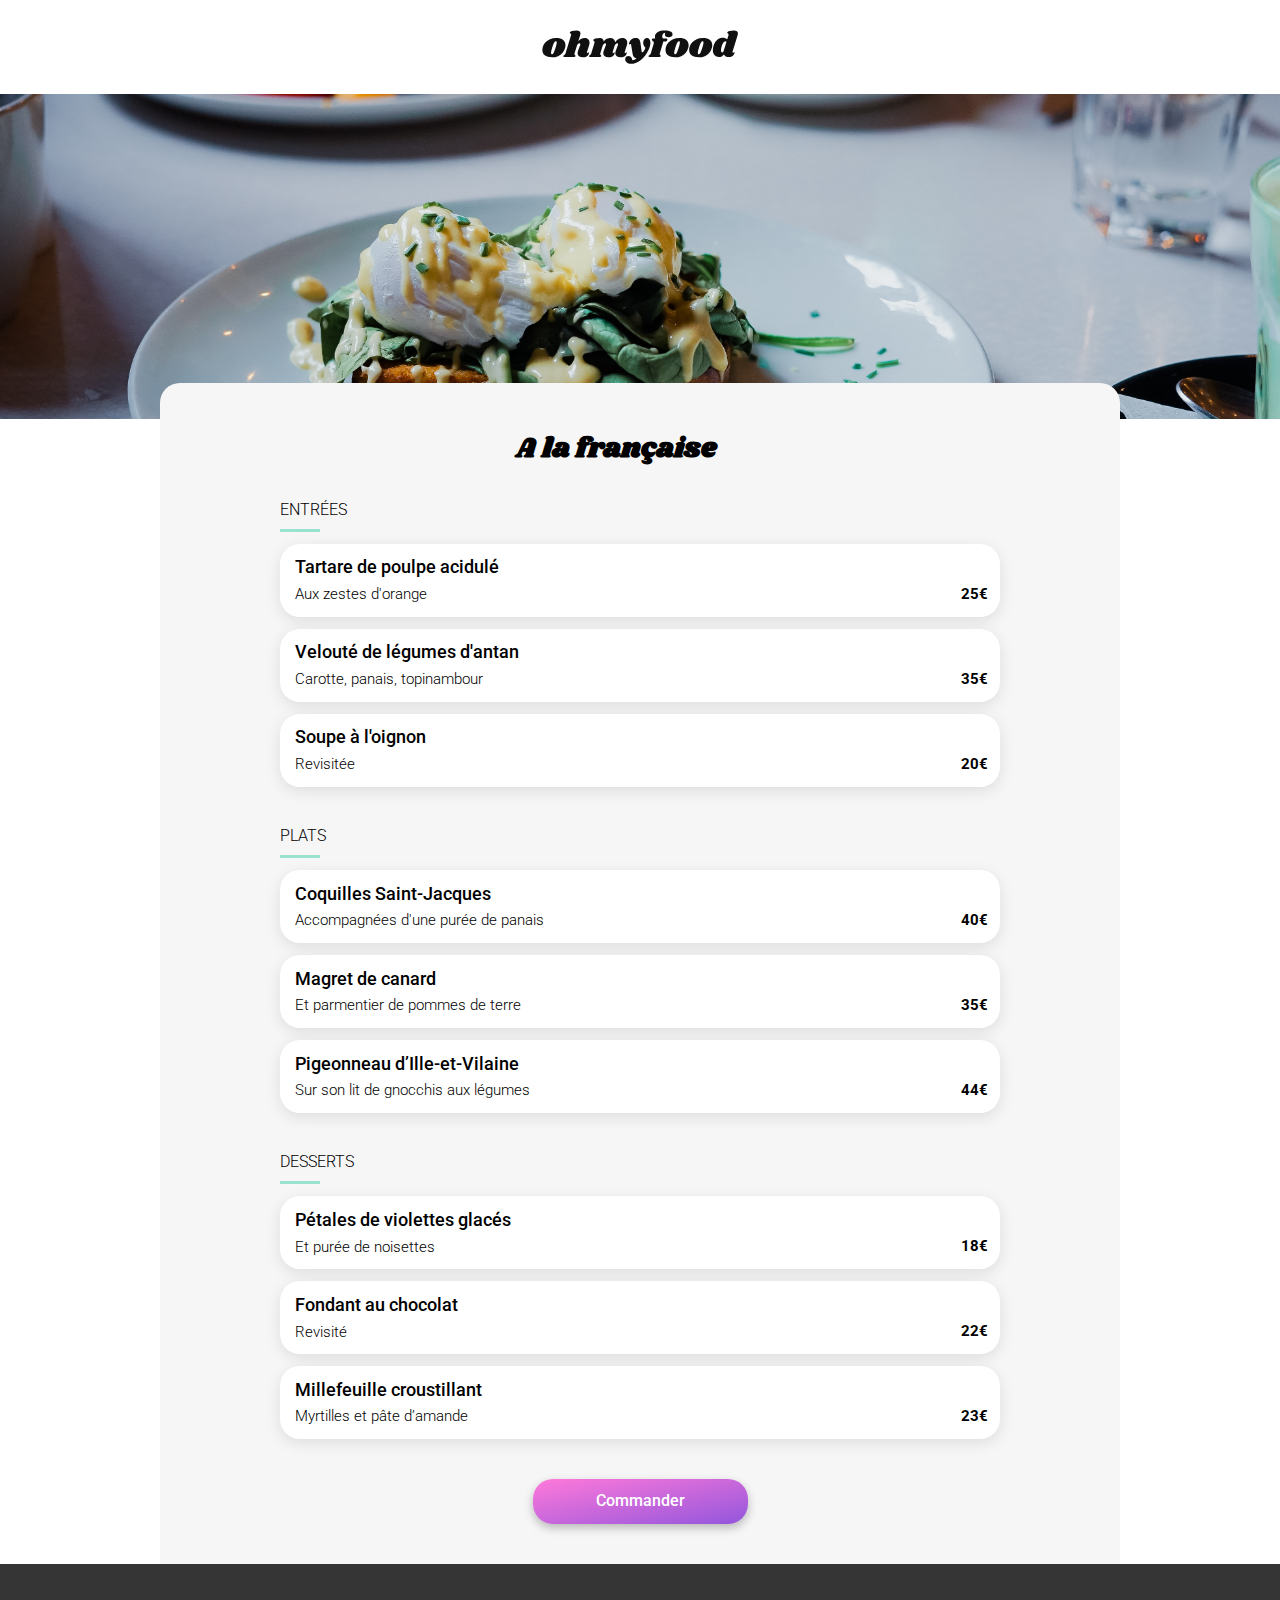
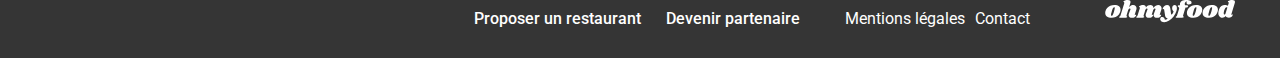
<file: restaurants/A-la-francaise.html>
<!DOCTYPE html>
<html lang="fr">
    <head>
        <meta charset="UTF-8">
        <meta name="viewport" content="width=device-width, initial-scale=1.0">
        <title>Ohmyfood | A la française</title>
        <link rel="icon" href="../assets/images/favicon/favicon.ico">
        <link rel="stylesheet" href="https://cdnjs.cloudflare.com/ajax/libs/font-awesome/6.2.1/css/all.min.css"
        integrity="sha512-MV7K8+y+gLIBoVD59lQIYicR65iaqukzvf/nwasF0nqhPay5w/9lJmVM2hMDcnK1OnMGCdVK+iQrJ7lzPJQd1w=="
        crossorigin="anonymous" referrerpolicy="no-referrer">
        <link rel="stylesheet" href="../assets/style/main.css">
    </head>
    <body>
        <div class="main__container">
            <header>
                <div class="back__arrow">
                    <a href="../index.html">
                        <i class="fa-solid fa-arrow-left"></i>
                    </a>
                </div>
                <div class="logo__content">
                    <svg width="196" height="34" viewBox="0 0 196 34" fill="none" xmlns="http://www.w3.org/2000/svg">
                        <path d="M13.932 7.956C17.196 7.956 19.596 8.61599 21.132 9.936C22.692 11.256 23.472 12.984 23.472 15.12C23.472 15.84 23.376 16.644 23.184 17.532C22.728 19.5 21.876 21.228 20.628 22.716C19.38 24.18 17.844 25.32 16.02 26.136C14.22 26.928 12.264 27.324 10.152 27.324C6.81599 27.324 4.34399 26.664 2.73599 25.344C1.15199 24 0.359985 22.224 0.359985 20.016C0.359985 19.272 0.455985 18.444 0.647985 17.532C1.10399 15.66 1.96799 14.004 3.23999 12.564C4.53599 11.1 6.10799 9.972 7.95599 9.18C9.82799 8.364 11.82 7.956 13.932 7.956ZM13.824 11.16C13.32 11.16 12.78 11.616 12.204 12.528C11.652 13.416 10.992 15.108 10.224 17.604C9.45599 20.1 9.07199 21.852 9.07199 22.86C9.07199 23.388 9.15599 23.748 9.32399 23.94C9.49199 24.108 9.71999 24.192 10.008 24.192C10.512 24.24 11.028 23.808 11.556 22.896C12.108 21.984 12.792 20.208 13.608 17.568C14.352 15.24 14.724 13.548 14.724 12.492C14.724 11.988 14.64 11.64 14.472 11.448C14.328 11.256 14.112 11.16 13.824 11.16Z" fill="#101010"/>
                        <path d="M44.9899 22.032C44.9419 22.128 44.9179 22.272 44.9179 22.464C44.9179 22.632 44.9539 22.764 45.0259 22.86C45.1219 22.956 45.2419 23.004 45.3859 23.004C45.6739 23.004 45.9139 22.884 46.1059 22.644C46.3219 22.38 46.4659 22.248 46.5379 22.248C46.6579 22.248 46.7539 22.332 46.8259 22.5C46.8979 22.644 46.9339 22.824 46.9339 23.04C46.9579 23.736 46.7299 24.42 46.2499 25.092C45.7699 25.74 45.0619 26.28 44.1259 26.712C43.2139 27.12 42.1099 27.324 40.8139 27.324C39.2299 27.324 37.9699 26.964 37.0339 26.244C36.0979 25.5 35.6179 24.516 35.5939 23.292C35.5939 22.404 35.8099 21.408 36.2419 20.304L38.2219 15.12C38.3419 14.808 38.4019 14.556 38.4019 14.364C38.4019 14.052 38.2939 13.812 38.0779 13.644C37.8859 13.452 37.6459 13.356 37.3579 13.356C36.9019 13.356 36.4339 13.572 35.9539 14.004C35.4979 14.412 35.1259 15.084 34.8379 16.02V15.948L32.5699 23.256C32.4979 23.544 32.4619 23.796 32.4619 24.012C32.4619 24.324 32.5219 24.576 32.6419 24.768C32.7619 24.936 32.9299 25.104 33.1459 25.272C33.3139 25.44 33.4339 25.584 33.5059 25.704C33.5779 25.8 33.5899 25.932 33.5419 26.1C33.4219 26.412 33.1819 26.64 32.8219 26.784C32.4619 26.928 31.9099 27 31.1659 27H22.9579C22.3339 27 21.8779 26.904 21.5899 26.712C21.3019 26.496 21.2059 26.22 21.3019 25.884C21.3979 25.596 21.6499 25.344 22.0579 25.128C22.4179 24.936 22.7179 24.708 22.9579 24.444C23.1979 24.18 23.4019 23.76 23.5699 23.184L29.0419 5.22C29.1139 5.004 29.1499 4.824 29.1499 4.68C29.1499 4.416 29.0779 4.2 28.9339 4.032C28.8139 3.864 28.6459 3.696 28.4299 3.528C28.1899 3.336 28.0099 3.168 27.8899 3.024C27.7939 2.88 27.7819 2.688 27.8539 2.448C27.9979 1.896 28.7539 1.416 30.1219 1.00799C31.4899 0.599996 32.9179 0.395996 34.4059 0.395996C35.7979 0.395996 36.8179 0.659996 37.4659 1.188C38.1379 1.716 38.4739 2.436 38.4739 3.348C38.4739 3.876 38.3899 4.392 38.2219 4.896L36.2779 11.232C37.2139 10.008 38.1979 9.156 39.2299 8.676C40.2859 8.196 41.4259 7.956 42.6499 7.956C44.1139 7.956 45.2899 8.4 46.1779 9.288C47.0899 10.176 47.5459 11.328 47.5459 12.744C47.5459 13.488 47.4259 14.22 47.1859 14.94L44.9899 22.032Z" fill="#101010"/>
                        <path d="M82.7165 22.032C82.6685 22.128 82.6445 22.272 82.6445 22.464C82.6445 22.632 82.6805 22.764 82.7525 22.86C82.8485 22.956 82.9685 23.004 83.1125 23.004C83.4005 23.004 83.6405 22.884 83.8325 22.644C84.0485 22.38 84.1925 22.248 84.2645 22.248C84.3845 22.248 84.4805 22.332 84.5525 22.5C84.6245 22.644 84.6605 22.824 84.6605 23.04C84.6845 23.736 84.4565 24.42 83.9765 25.092C83.4965 25.74 82.7885 26.28 81.8525 26.712C80.9405 27.12 79.8365 27.324 78.5405 27.324C76.9565 27.324 75.6965 26.964 74.7605 26.244C73.8245 25.5 73.3445 24.516 73.3205 23.292C73.3205 22.404 73.5365 21.408 73.9685 20.304L75.9485 15.12C76.0685 14.808 76.1285 14.556 76.1285 14.364C76.1285 14.052 76.0205 13.812 75.8045 13.644C75.6125 13.452 75.3725 13.356 75.0845 13.356C74.6765 13.356 74.2565 13.536 73.8245 13.896C73.3925 14.256 73.0085 14.82 72.6725 15.588L70.6925 22.032C70.6445 22.128 70.6205 22.272 70.6205 22.464C70.6205 22.632 70.6565 22.764 70.7285 22.86C70.8245 22.956 70.9445 23.004 71.0885 23.004C71.3765 23.004 71.6165 22.884 71.8085 22.644C72.0245 22.38 72.1685 22.248 72.2405 22.248C72.3605 22.248 72.4565 22.332 72.5285 22.5C72.6005 22.644 72.6365 22.824 72.6365 23.04C72.6605 23.736 72.4325 24.42 71.9525 25.092C71.4725 25.74 70.7645 26.28 69.8285 26.712C68.9165 27.12 67.8125 27.324 66.5165 27.324C64.9325 27.324 63.6725 26.964 62.7365 26.244C61.8005 25.5 61.3205 24.516 61.2965 23.292C61.2965 22.404 61.5125 21.408 61.9445 20.304L63.9245 15.12C64.0445 14.808 64.1045 14.556 64.1045 14.364C64.1045 14.052 63.9965 13.812 63.7805 13.644C63.5885 13.452 63.3485 13.356 63.0605 13.356C62.6525 13.356 62.2325 13.536 61.8005 13.896C61.3685 14.232 61.0085 14.784 60.7205 15.552L58.3445 23.256C58.2485 23.52 58.2005 23.772 58.2005 24.012C58.2005 24.3 58.2605 24.54 58.3805 24.732C58.5005 24.9 58.6685 25.08 58.8845 25.272C59.0525 25.416 59.1725 25.548 59.2445 25.668C59.3165 25.788 59.3285 25.932 59.2805 26.1C59.1845 26.412 58.9565 26.64 58.5965 26.784C58.2365 26.928 57.6725 27 56.9045 27H48.6965C48.0725 27 47.6285 26.904 47.3645 26.712C47.0765 26.496 46.9685 26.22 47.0405 25.884C47.1365 25.596 47.3885 25.344 47.7965 25.128C48.1565 24.936 48.4565 24.708 48.6965 24.444C48.9365 24.18 49.1405 23.76 49.3085 23.184L52.5125 12.78C52.5605 12.66 52.5845 12.492 52.5845 12.276C52.5845 12.012 52.5245 11.808 52.4045 11.664C52.3085 11.52 52.1405 11.34 51.9005 11.124C51.6605 10.932 51.4925 10.764 51.3965 10.62C51.3005 10.476 51.2885 10.284 51.3605 10.044C51.5045 9.492 52.2605 9.012 53.6285 8.604C54.9965 8.172 56.4245 7.956 57.9125 7.956C59.0885 7.956 60.0125 8.28 60.6845 8.928C61.3805 9.576 61.7165 10.464 61.6925 11.592C62.6765 10.224 63.7085 9.276 64.7885 8.748C65.8925 8.22 67.0805 7.956 68.3525 7.956C69.7445 7.956 70.8725 8.364 71.7365 9.18C72.6245 9.972 73.1165 11.016 73.2125 12.312C74.2445 10.68 75.3485 9.552 76.5245 8.928C77.7005 8.28 78.9845 7.956 80.3765 7.956C81.8405 7.956 83.0165 8.4 83.9045 9.288C84.8165 10.176 85.2725 11.328 85.2725 12.744C85.2725 13.488 85.1525 14.22 84.9125 14.94L82.7165 22.032Z" fill="#101010"/>
                        <path d="M104.932 7.956C105.988 7.956 106.828 8.388 107.452 9.252C108.1 10.092 108.424 11.244 108.424 12.708C108.424 13.98 108.196 15.348 107.74 16.812C106.852 19.764 105.424 22.548 103.456 25.164C101.512 27.78 99.2675 29.88 96.7235 31.464C94.2035 33.048 91.6836 33.84 89.1636 33.84C87.9156 33.84 86.8355 33.624 85.9235 33.192C85.0355 32.76 84.3635 32.184 83.9075 31.464C83.4275 30.744 83.1875 29.976 83.1875 29.16C83.1875 28.8 83.2475 28.404 83.3675 27.972C83.5835 27.3 83.9435 26.784 84.4475 26.424C84.9515 26.064 85.5516 25.884 86.2476 25.884C87.3516 25.884 88.2515 26.256 88.9475 27C89.6675 27.768 90.1236 28.812 90.3156 30.132C91.8516 30.06 93.2675 29.4 94.5635 28.152C93.3395 27.936 92.4275 27.528 91.8275 26.928C91.2515 26.304 90.8555 25.344 90.6395 24.048L89.1995 15.228C89.1275 14.772 89.0195 14.46 88.8755 14.292C88.7555 14.1 88.5876 14.004 88.3716 14.004C88.2036 14.004 87.9995 14.088 87.7595 14.256C87.5435 14.424 87.3875 14.508 87.2915 14.508C87.0995 14.508 87.0035 14.304 87.0035 13.896C87.0035 13.56 87.0635 13.2 87.1835 12.816C87.6155 11.448 88.4196 10.296 89.5956 9.36C90.7716 8.4 92.1395 7.92 93.6995 7.92C95.2355 7.92 96.3635 8.376 97.0835 9.288C97.8275 10.2 98.3076 11.604 98.5236 13.5L99.6035 21.42C99.6755 22.02 99.8915 22.32 100.252 22.32C100.684 22.32 101.188 21.936 101.764 21.168C102.34 20.376 102.904 19.26 103.456 17.82C102.736 17.172 102.184 16.428 101.8 15.588C101.416 14.748 101.224 13.848 101.224 12.888C101.224 12.144 101.32 11.472 101.512 10.872C101.8 9.912 102.244 9.192 102.844 8.712C103.468 8.208 104.164 7.956 104.932 7.956Z" fill="#101010"/>
                        <path d="M122.864 0.395996C125.432 0.395996 127.352 0.791996 128.624 1.584C129.92 2.352 130.568 3.3 130.568 4.428C130.568 5.34 130.184 6.048 129.416 6.552C128.672 7.032 127.688 7.272 126.464 7.272C125.336 7.272 124.46 6.996 123.836 6.444C123.212 5.892 122.9 5.208 122.9 4.392C122.9 3.888 123.056 3.36 123.368 2.808C122.648 2.808 122.048 2.988 121.568 3.348C121.088 3.684 120.716 4.272 120.452 5.112C120.308 5.64 120.236 6.132 120.236 6.588C120.236 7.164 120.332 7.62 120.524 7.956C120.74 8.268 121.04 8.424 121.424 8.424H123.548C124.796 8.424 125.42 8.808 125.42 9.576C125.42 9.672 125.396 9.816 125.348 10.008C125.204 10.536 124.904 10.932 124.448 11.196C124.016 11.46 123.356 11.592 122.468 11.592H121.388L117.824 23.256C117.752 23.544 117.716 23.796 117.716 24.012C117.716 24.324 117.776 24.576 117.896 24.768C118.016 24.936 118.184 25.104 118.4 25.272C118.568 25.44 118.688 25.584 118.76 25.704C118.832 25.8 118.844 25.932 118.796 26.1C118.676 26.412 118.436 26.64 118.076 26.784C117.716 26.928 117.164 27 116.42 27H108.212C107.588 27 107.132 26.904 106.844 26.712C106.556 26.496 106.46 26.22 106.556 25.884C106.652 25.596 106.904 25.344 107.312 25.128C107.672 24.936 107.972 24.708 108.212 24.444C108.452 24.18 108.656 23.76 108.824 23.184L111.632 13.968C111.752 13.608 111.812 13.236 111.812 12.852C111.812 12.372 111.704 12 111.488 11.736C111.296 11.448 110.996 11.136 110.588 10.8C110.324 10.584 110.12 10.404 109.976 10.26C109.856 10.092 109.796 9.9 109.796 9.684C109.772 9.228 109.928 8.904 110.264 8.712C110.624 8.52 111.296 8.424 112.28 8.424H113.18C113.012 7.824 112.928 7.224 112.928 6.624C112.928 6.024 113.036 5.4 113.252 4.752C113.708 3.528 114.68 2.496 116.168 1.65599C117.68 0.815996 119.912 0.395996 122.864 0.395996Z" fill="#101010"/>
                        <path d="M137.084 7.956C140.348 7.956 142.748 8.61599 144.284 9.936C145.844 11.256 146.624 12.984 146.624 15.12C146.624 15.84 146.528 16.644 146.336 17.532C145.88 19.5 145.028 21.228 143.78 22.716C142.532 24.18 140.996 25.32 139.172 26.136C137.372 26.928 135.416 27.324 133.304 27.324C129.968 27.324 127.496 26.664 125.888 25.344C124.304 24 123.512 22.224 123.512 20.016C123.512 19.272 123.608 18.444 123.8 17.532C124.256 15.66 125.12 14.004 126.392 12.564C127.688 11.1 129.26 9.972 131.108 9.18C132.98 8.364 134.972 7.956 137.084 7.956ZM136.976 11.16C136.472 11.16 135.932 11.616 135.356 12.528C134.804 13.416 134.144 15.108 133.376 17.604C132.608 20.1 132.224 21.852 132.224 22.86C132.224 23.388 132.308 23.748 132.476 23.94C132.644 24.108 132.872 24.192 133.16 24.192C133.664 24.24 134.18 23.808 134.708 22.896C135.26 21.984 135.944 20.208 136.76 17.568C137.504 15.24 137.876 13.548 137.876 12.492C137.876 11.988 137.792 11.64 137.624 11.448C137.48 11.256 137.264 11.16 136.976 11.16Z" fill="#101010"/>
                        <path d="M160.709 7.956C163.973 7.956 166.373 8.61599 167.909 9.936C169.469 11.256 170.249 12.984 170.249 15.12C170.249 15.84 170.153 16.644 169.961 17.532C169.505 19.5 168.653 21.228 167.405 22.716C166.157 24.18 164.621 25.32 162.797 26.136C160.997 26.928 159.041 27.324 156.929 27.324C153.593 27.324 151.121 26.664 149.513 25.344C147.929 24 147.137 22.224 147.137 20.016C147.137 19.272 147.233 18.444 147.425 17.532C147.881 15.66 148.745 14.004 150.017 12.564C151.313 11.1 152.885 9.972 154.733 9.18C156.605 8.364 158.597 7.956 160.709 7.956ZM160.601 11.16C160.097 11.16 159.557 11.616 158.981 12.528C158.429 13.416 157.769 15.108 157.001 17.604C156.233 20.1 155.849 21.852 155.849 22.86C155.849 23.388 155.933 23.748 156.101 23.94C156.269 24.108 156.497 24.192 156.785 24.192C157.289 24.24 157.805 23.808 158.333 22.896C158.885 21.984 159.569 20.208 160.385 17.568C161.129 15.24 161.501 13.548 161.501 12.492C161.501 11.988 161.417 11.64 161.249 11.448C161.105 11.256 160.889 11.16 160.601 11.16Z" fill="#101010"/>
                        <path d="M190.526 21.816C190.478 22.008 190.454 22.14 190.454 22.212C190.454 22.38 190.502 22.512 190.598 22.608C190.694 22.704 190.814 22.752 190.958 22.752C191.246 22.752 191.486 22.632 191.678 22.392C191.894 22.128 192.038 21.996 192.11 21.996C192.23 21.996 192.326 22.08 192.398 22.248C192.47 22.416 192.506 22.608 192.506 22.824C192.53 23.472 192.278 24.132 191.75 24.804C191.246 25.476 190.562 26.028 189.698 26.46C188.834 26.892 187.898 27.108 186.89 27.108C185.69 27.108 184.646 26.88 183.758 26.424C182.87 25.968 182.258 25.368 181.922 24.624C181.274 25.464 180.53 26.088 179.69 26.496C178.85 26.904 177.962 27.108 177.026 27.108C175.922 27.108 174.89 26.832 173.93 26.28C172.994 25.728 172.238 24.948 171.662 23.94C171.11 22.908 170.834 21.744 170.834 20.448C170.834 18.264 171.242 16.212 172.058 14.292C172.898 12.348 174.062 10.788 175.55 9.612C177.038 8.412 178.73 7.812 180.626 7.812C181.658 7.812 182.534 7.932 183.254 8.172C183.998 8.412 184.67 8.772 185.27 9.252L186.494 5.22C186.566 5.004 186.602 4.824 186.602 4.68C186.602 4.416 186.53 4.2 186.386 4.032C186.266 3.864 186.098 3.696 185.882 3.528C185.642 3.336 185.462 3.168 185.342 3.024C185.246 2.88 185.234 2.688 185.306 2.448C185.45 1.896 186.206 1.416 187.574 1.00799C188.942 0.599996 190.37 0.395996 191.858 0.395996C193.25 0.395996 194.27 0.659996 194.918 1.188C195.59 1.716 195.926 2.436 195.926 3.348C195.926 3.876 195.842 4.392 195.674 4.896L190.526 21.816ZM184.514 11.7C184.13 11.364 183.71 11.196 183.254 11.196C182.558 11.196 181.874 11.712 181.202 12.744C180.53 13.776 179.99 15.024 179.582 16.488C179.174 17.952 178.982 19.272 179.006 20.448C179.006 21.768 179.438 22.428 180.302 22.428C180.614 22.428 180.878 22.308 181.094 22.068C181.31 21.804 181.514 21.384 181.706 20.808L184.514 11.7Z" fill="#101010"/>
                    </svg>
                </div>
           </header> 
           <main>
                <div class="restaurant__container">
                    <div class="banner">
                        <img class="banner__img" src="../assets/images/restaurants/toa-heftiba-DQKerTsQwi0-unsplash.jpg" alt="A la française restaurant's picture">
                    </div>
                    <div class="restaurant__content">
                        <div class="restaurant__identity">
                            <div class="restaurant__title">
                                <h1>A la française</h1>
                                <div class="restaurant__heart">
                                    <i class="fa-regular fa-heart"></i>
                                    <i class="fa-solid fa-heart fa-heart-hover"></i>
                                </div>
                            </div>
                            <div class="meals__grid">
                                <section class="meals__container delay__1">
                                    <h2>Entrées</h2>
                                    <hr>
                                    <div class="meals__list">
                                        <article class="meal__item">
                                            <div class="meal__description">
                                                <div class="meal__name">
                                                    <h3>Tartare de poulpe acidulé</h3>
                                                    <p>Aux zestes d'orange</p>
                                                </div>
                                                <div class="meal__price">
                                                    <span>25€</span>
                                                </div>
                                            </div>
                                            <div class="meal__detail">
                                                <div class="meal__check">
                                                    <i class="fa-solid fa-check"></i>
                                                </div>
                                            </div>
                                        </article>
                                        <article class="meal__item">
                                            <div class="meal__description">
                                                <div class="meal__name">
                                                    <h3>Velouté de légumes d'antan</h3>
                                                    <p>Carotte, panais, topinambour</p>
                                                </div>
                                                <div class="meal__price">
                                                    <span>35€</span>
                                                </div>
                                            </div>
                                            <div class="meal__detail">
                                                <div class="meal__check">
                                                    <i class="fa-solid fa-check"></i>
                                                </div>
                                            </div>
                                        </article>
                                        <article class="meal__item">
                                            <div class="meal__description">
                                                <div class="meal__name">
                                                    <h3>Soupe à l'oignon</h3>
                                                    <p>Revisitée</p>
                                                </div>
                                                <div class="meal__price">
                                                    <span>20€</span>
                                                </div>
                                            </div>
                                            <div class="meal__detail">
                                                <div class="meal__check">
                                                    <i class="fa-solid fa-check"></i>
                                                </div>
                                            </div>
                                        </article>
                                    </div>
                                </section>
                                <section class="meals__container delay__2">
                                    <h2>Plats</h2>
                                    <hr>
                                    <div class="meals__list">
                                        <article class="meal__item">
                                            <div class="meal__description">
                                                <div class="meal__name">
                                                    <h3>Coquilles Saint-Jacques</h3>
                                                    <p>Accompagnées d'une purée de panais</p>
                                                </div>
                                                <div class="meal__price">
                                                    <span>40€</span>
                                                </div>
                                            </div>
                                            <div class="meal__detail">
                                                <div class="meal__check">
                                                    <i class="fa-solid fa-check"></i>
                                                </div>
                                            </div>
                                        </article>
                                        <article class="meal__item">
                                            <div class="meal__description">
                                                <div class="meal__name">
                                                    <h3>Magret de canard</h3>
                                                    <p>Et parmentier de pommes de terre</p>
                                                </div>
                                                <div class="meal__price">
                                                    <span>35€</span>
                                                </div>
                                            </div>
                                            <div class="meal__detail">
                                                <div class="meal__check">
                                                    <i class="fa-solid fa-check"></i>
                                                </div>
                                            </div>
                                        </article>
                                        <article class="meal__item">
                                            <div class="meal__description">
                                                <div class="meal__name">
                                                    <h3>Pigeonneau d’Ille-et-Vilaine</h3>
                                                    <p>Sur son lit de gnocchis aux légumes</p>
                                                </div>
                                                <div class="meal__price">
                                                    <span>44€</span>
                                                </div>
                                            </div>
                                            <div class="meal__detail">
                                                <div class="meal__check">
                                                    <i class="fa-solid fa-check"></i>
                                                </div>
                                            </div>
                                        </article>
                                    </div>
                                </section>
                                <section class="meals__container delay__3">
                                    <h2>Desserts</h2>
                                    <hr>
                                    <div class="meals__list">
                                        <article class="meal__item">
                                            <div class="meal__description">
                                                <div class="meal__name">
                                                    <h3>Pétales de violettes glacés</h3>
                                                    <p>Et purée de noisettes</p>
                                                </div>
                                                <div class="meal__price">
                                                    <span>18€</span>
                                                </div>
                                            </div>
                                            <div class="meal__detail">
                                                <div class="meal__check">
                                                    <i class="fa-solid fa-check"></i>
                                                </div>
                                            </div>
                                        </article>
                                        <article class="meal__item">
                                            <div class="meal__description">
                                                <div class="meal__name">
                                                    <h3>Fondant au chocolat</h3>
                                                    <p>Revisité</p>
                                                </div>
                                                <div class="meal__price">
                                                    <span>22€</span>
                                                </div>
                                            </div>
                                            <div class="meal__detail">
                                                <div class="meal__check">
                                                    <i class="fa-solid fa-check"></i>
                                                </div>
                                            </div>
                                        </article>
                                        <article class="meal__item">
                                            <div class="meal__description">
                                                <div class="meal__name">
                                                    <h3>Millefeuille croustillant</h3>
                                                    <p>Myrtilles et pâte d’amande</p>
                                                </div>
                                                <div class="meal__price">
                                                    <span>23€</span>
                                                </div>
                                            </div>
                                            <div class="meal__detail">
                                                <div class="meal__check">
                                                    <i class="fa-solid fa-check"></i>
                                                </div>
                                            </div>
                                        </article>
                                    </div>
                                </section>
                                <div class="order__btn">
                                    <a href="#" class="btn">Commander</a>
                                </div>
                            </div>
                        </div>
                    </div>
                </div>
           </main>
           <footer>
                <div class="content">
                    <div class="logo__footer">
                        <svg width="196" height="34" viewBox="0 0 196 34" fill="none" xmlns="http://www.w3.org/2000/svg">
                            <path d="M13.932 7.956C17.196 7.956 19.596 8.61599 21.132 9.936C22.692 11.256 23.472 12.984 23.472 15.12C23.472 15.84 23.376 16.644 23.184 17.532C22.728 19.5 21.876 21.228 20.628 22.716C19.38 24.18 17.844 25.32 16.02 26.136C14.22 26.928 12.264 27.324 10.152 27.324C6.81599 27.324 4.34399 26.664 2.73599 25.344C1.15199 24 0.359985 22.224 0.359985 20.016C0.359985 19.272 0.455985 18.444 0.647985 17.532C1.10399 15.66 1.96799 14.004 3.23999 12.564C4.53599 11.1 6.10799 9.972 7.95599 9.18C9.82799 8.364 11.82 7.956 13.932 7.956ZM13.824 11.16C13.32 11.16 12.78 11.616 12.204 12.528C11.652 13.416 10.992 15.108 10.224 17.604C9.45599 20.1 9.07199 21.852 9.07199 22.86C9.07199 23.388 9.15599 23.748 9.32399 23.94C9.49199 24.108 9.71999 24.192 10.008 24.192C10.512 24.24 11.028 23.808 11.556 22.896C12.108 21.984 12.792 20.208 13.608 17.568C14.352 15.24 14.724 13.548 14.724 12.492C14.724 11.988 14.64 11.64 14.472 11.448C14.328 11.256 14.112 11.16 13.824 11.16Z" fill="#101010"/>
                            <path d="M44.9899 22.032C44.9419 22.128 44.9179 22.272 44.9179 22.464C44.9179 22.632 44.9539 22.764 45.0259 22.86C45.1219 22.956 45.2419 23.004 45.3859 23.004C45.6739 23.004 45.9139 22.884 46.1059 22.644C46.3219 22.38 46.4659 22.248 46.5379 22.248C46.6579 22.248 46.7539 22.332 46.8259 22.5C46.8979 22.644 46.9339 22.824 46.9339 23.04C46.9579 23.736 46.7299 24.42 46.2499 25.092C45.7699 25.74 45.0619 26.28 44.1259 26.712C43.2139 27.12 42.1099 27.324 40.8139 27.324C39.2299 27.324 37.9699 26.964 37.0339 26.244C36.0979 25.5 35.6179 24.516 35.5939 23.292C35.5939 22.404 35.8099 21.408 36.2419 20.304L38.2219 15.12C38.3419 14.808 38.4019 14.556 38.4019 14.364C38.4019 14.052 38.2939 13.812 38.0779 13.644C37.8859 13.452 37.6459 13.356 37.3579 13.356C36.9019 13.356 36.4339 13.572 35.9539 14.004C35.4979 14.412 35.1259 15.084 34.8379 16.02V15.948L32.5699 23.256C32.4979 23.544 32.4619 23.796 32.4619 24.012C32.4619 24.324 32.5219 24.576 32.6419 24.768C32.7619 24.936 32.9299 25.104 33.1459 25.272C33.3139 25.44 33.4339 25.584 33.5059 25.704C33.5779 25.8 33.5899 25.932 33.5419 26.1C33.4219 26.412 33.1819 26.64 32.8219 26.784C32.4619 26.928 31.9099 27 31.1659 27H22.9579C22.3339 27 21.8779 26.904 21.5899 26.712C21.3019 26.496 21.2059 26.22 21.3019 25.884C21.3979 25.596 21.6499 25.344 22.0579 25.128C22.4179 24.936 22.7179 24.708 22.9579 24.444C23.1979 24.18 23.4019 23.76 23.5699 23.184L29.0419 5.22C29.1139 5.004 29.1499 4.824 29.1499 4.68C29.1499 4.416 29.0779 4.2 28.9339 4.032C28.8139 3.864 28.6459 3.696 28.4299 3.528C28.1899 3.336 28.0099 3.168 27.8899 3.024C27.7939 2.88 27.7819 2.688 27.8539 2.448C27.9979 1.896 28.7539 1.416 30.1219 1.00799C31.4899 0.599996 32.9179 0.395996 34.4059 0.395996C35.7979 0.395996 36.8179 0.659996 37.4659 1.188C38.1379 1.716 38.4739 2.436 38.4739 3.348C38.4739 3.876 38.3899 4.392 38.2219 4.896L36.2779 11.232C37.2139 10.008 38.1979 9.156 39.2299 8.676C40.2859 8.196 41.4259 7.956 42.6499 7.956C44.1139 7.956 45.2899 8.4 46.1779 9.288C47.0899 10.176 47.5459 11.328 47.5459 12.744C47.5459 13.488 47.4259 14.22 47.1859 14.94L44.9899 22.032Z" fill="#101010"/>
                            <path d="M82.7165 22.032C82.6685 22.128 82.6445 22.272 82.6445 22.464C82.6445 22.632 82.6805 22.764 82.7525 22.86C82.8485 22.956 82.9685 23.004 83.1125 23.004C83.4005 23.004 83.6405 22.884 83.8325 22.644C84.0485 22.38 84.1925 22.248 84.2645 22.248C84.3845 22.248 84.4805 22.332 84.5525 22.5C84.6245 22.644 84.6605 22.824 84.6605 23.04C84.6845 23.736 84.4565 24.42 83.9765 25.092C83.4965 25.74 82.7885 26.28 81.8525 26.712C80.9405 27.12 79.8365 27.324 78.5405 27.324C76.9565 27.324 75.6965 26.964 74.7605 26.244C73.8245 25.5 73.3445 24.516 73.3205 23.292C73.3205 22.404 73.5365 21.408 73.9685 20.304L75.9485 15.12C76.0685 14.808 76.1285 14.556 76.1285 14.364C76.1285 14.052 76.0205 13.812 75.8045 13.644C75.6125 13.452 75.3725 13.356 75.0845 13.356C74.6765 13.356 74.2565 13.536 73.8245 13.896C73.3925 14.256 73.0085 14.82 72.6725 15.588L70.6925 22.032C70.6445 22.128 70.6205 22.272 70.6205 22.464C70.6205 22.632 70.6565 22.764 70.7285 22.86C70.8245 22.956 70.9445 23.004 71.0885 23.004C71.3765 23.004 71.6165 22.884 71.8085 22.644C72.0245 22.38 72.1685 22.248 72.2405 22.248C72.3605 22.248 72.4565 22.332 72.5285 22.5C72.6005 22.644 72.6365 22.824 72.6365 23.04C72.6605 23.736 72.4325 24.42 71.9525 25.092C71.4725 25.74 70.7645 26.28 69.8285 26.712C68.9165 27.12 67.8125 27.324 66.5165 27.324C64.9325 27.324 63.6725 26.964 62.7365 26.244C61.8005 25.5 61.3205 24.516 61.2965 23.292C61.2965 22.404 61.5125 21.408 61.9445 20.304L63.9245 15.12C64.0445 14.808 64.1045 14.556 64.1045 14.364C64.1045 14.052 63.9965 13.812 63.7805 13.644C63.5885 13.452 63.3485 13.356 63.0605 13.356C62.6525 13.356 62.2325 13.536 61.8005 13.896C61.3685 14.232 61.0085 14.784 60.7205 15.552L58.3445 23.256C58.2485 23.52 58.2005 23.772 58.2005 24.012C58.2005 24.3 58.2605 24.54 58.3805 24.732C58.5005 24.9 58.6685 25.08 58.8845 25.272C59.0525 25.416 59.1725 25.548 59.2445 25.668C59.3165 25.788 59.3285 25.932 59.2805 26.1C59.1845 26.412 58.9565 26.64 58.5965 26.784C58.2365 26.928 57.6725 27 56.9045 27H48.6965C48.0725 27 47.6285 26.904 47.3645 26.712C47.0765 26.496 46.9685 26.22 47.0405 25.884C47.1365 25.596 47.3885 25.344 47.7965 25.128C48.1565 24.936 48.4565 24.708 48.6965 24.444C48.9365 24.18 49.1405 23.76 49.3085 23.184L52.5125 12.78C52.5605 12.66 52.5845 12.492 52.5845 12.276C52.5845 12.012 52.5245 11.808 52.4045 11.664C52.3085 11.52 52.1405 11.34 51.9005 11.124C51.6605 10.932 51.4925 10.764 51.3965 10.62C51.3005 10.476 51.2885 10.284 51.3605 10.044C51.5045 9.492 52.2605 9.012 53.6285 8.604C54.9965 8.172 56.4245 7.956 57.9125 7.956C59.0885 7.956 60.0125 8.28 60.6845 8.928C61.3805 9.576 61.7165 10.464 61.6925 11.592C62.6765 10.224 63.7085 9.276 64.7885 8.748C65.8925 8.22 67.0805 7.956 68.3525 7.956C69.7445 7.956 70.8725 8.364 71.7365 9.18C72.6245 9.972 73.1165 11.016 73.2125 12.312C74.2445 10.68 75.3485 9.552 76.5245 8.928C77.7005 8.28 78.9845 7.956 80.3765 7.956C81.8405 7.956 83.0165 8.4 83.9045 9.288C84.8165 10.176 85.2725 11.328 85.2725 12.744C85.2725 13.488 85.1525 14.22 84.9125 14.94L82.7165 22.032Z" fill="#101010"/>
                            <path d="M104.932 7.956C105.988 7.956 106.828 8.388 107.452 9.252C108.1 10.092 108.424 11.244 108.424 12.708C108.424 13.98 108.196 15.348 107.74 16.812C106.852 19.764 105.424 22.548 103.456 25.164C101.512 27.78 99.2675 29.88 96.7235 31.464C94.2035 33.048 91.6836 33.84 89.1636 33.84C87.9156 33.84 86.8355 33.624 85.9235 33.192C85.0355 32.76 84.3635 32.184 83.9075 31.464C83.4275 30.744 83.1875 29.976 83.1875 29.16C83.1875 28.8 83.2475 28.404 83.3675 27.972C83.5835 27.3 83.9435 26.784 84.4475 26.424C84.9515 26.064 85.5516 25.884 86.2476 25.884C87.3516 25.884 88.2515 26.256 88.9475 27C89.6675 27.768 90.1236 28.812 90.3156 30.132C91.8516 30.06 93.2675 29.4 94.5635 28.152C93.3395 27.936 92.4275 27.528 91.8275 26.928C91.2515 26.304 90.8555 25.344 90.6395 24.048L89.1995 15.228C89.1275 14.772 89.0195 14.46 88.8755 14.292C88.7555 14.1 88.5876 14.004 88.3716 14.004C88.2036 14.004 87.9995 14.088 87.7595 14.256C87.5435 14.424 87.3875 14.508 87.2915 14.508C87.0995 14.508 87.0035 14.304 87.0035 13.896C87.0035 13.56 87.0635 13.2 87.1835 12.816C87.6155 11.448 88.4196 10.296 89.5956 9.36C90.7716 8.4 92.1395 7.92 93.6995 7.92C95.2355 7.92 96.3635 8.376 97.0835 9.288C97.8275 10.2 98.3076 11.604 98.5236 13.5L99.6035 21.42C99.6755 22.02 99.8915 22.32 100.252 22.32C100.684 22.32 101.188 21.936 101.764 21.168C102.34 20.376 102.904 19.26 103.456 17.82C102.736 17.172 102.184 16.428 101.8 15.588C101.416 14.748 101.224 13.848 101.224 12.888C101.224 12.144 101.32 11.472 101.512 10.872C101.8 9.912 102.244 9.192 102.844 8.712C103.468 8.208 104.164 7.956 104.932 7.956Z" fill="#101010"/>
                            <path d="M122.864 0.395996C125.432 0.395996 127.352 0.791996 128.624 1.584C129.92 2.352 130.568 3.3 130.568 4.428C130.568 5.34 130.184 6.048 129.416 6.552C128.672 7.032 127.688 7.272 126.464 7.272C125.336 7.272 124.46 6.996 123.836 6.444C123.212 5.892 122.9 5.208 122.9 4.392C122.9 3.888 123.056 3.36 123.368 2.808C122.648 2.808 122.048 2.988 121.568 3.348C121.088 3.684 120.716 4.272 120.452 5.112C120.308 5.64 120.236 6.132 120.236 6.588C120.236 7.164 120.332 7.62 120.524 7.956C120.74 8.268 121.04 8.424 121.424 8.424H123.548C124.796 8.424 125.42 8.808 125.42 9.576C125.42 9.672 125.396 9.816 125.348 10.008C125.204 10.536 124.904 10.932 124.448 11.196C124.016 11.46 123.356 11.592 122.468 11.592H121.388L117.824 23.256C117.752 23.544 117.716 23.796 117.716 24.012C117.716 24.324 117.776 24.576 117.896 24.768C118.016 24.936 118.184 25.104 118.4 25.272C118.568 25.44 118.688 25.584 118.76 25.704C118.832 25.8 118.844 25.932 118.796 26.1C118.676 26.412 118.436 26.64 118.076 26.784C117.716 26.928 117.164 27 116.42 27H108.212C107.588 27 107.132 26.904 106.844 26.712C106.556 26.496 106.46 26.22 106.556 25.884C106.652 25.596 106.904 25.344 107.312 25.128C107.672 24.936 107.972 24.708 108.212 24.444C108.452 24.18 108.656 23.76 108.824 23.184L111.632 13.968C111.752 13.608 111.812 13.236 111.812 12.852C111.812 12.372 111.704 12 111.488 11.736C111.296 11.448 110.996 11.136 110.588 10.8C110.324 10.584 110.12 10.404 109.976 10.26C109.856 10.092 109.796 9.9 109.796 9.684C109.772 9.228 109.928 8.904 110.264 8.712C110.624 8.52 111.296 8.424 112.28 8.424H113.18C113.012 7.824 112.928 7.224 112.928 6.624C112.928 6.024 113.036 5.4 113.252 4.752C113.708 3.528 114.68 2.496 116.168 1.65599C117.68 0.815996 119.912 0.395996 122.864 0.395996Z" fill="#101010"/>
                            <path d="M137.084 7.956C140.348 7.956 142.748 8.61599 144.284 9.936C145.844 11.256 146.624 12.984 146.624 15.12C146.624 15.84 146.528 16.644 146.336 17.532C145.88 19.5 145.028 21.228 143.78 22.716C142.532 24.18 140.996 25.32 139.172 26.136C137.372 26.928 135.416 27.324 133.304 27.324C129.968 27.324 127.496 26.664 125.888 25.344C124.304 24 123.512 22.224 123.512 20.016C123.512 19.272 123.608 18.444 123.8 17.532C124.256 15.66 125.12 14.004 126.392 12.564C127.688 11.1 129.26 9.972 131.108 9.18C132.98 8.364 134.972 7.956 137.084 7.956ZM136.976 11.16C136.472 11.16 135.932 11.616 135.356 12.528C134.804 13.416 134.144 15.108 133.376 17.604C132.608 20.1 132.224 21.852 132.224 22.86C132.224 23.388 132.308 23.748 132.476 23.94C132.644 24.108 132.872 24.192 133.16 24.192C133.664 24.24 134.18 23.808 134.708 22.896C135.26 21.984 135.944 20.208 136.76 17.568C137.504 15.24 137.876 13.548 137.876 12.492C137.876 11.988 137.792 11.64 137.624 11.448C137.48 11.256 137.264 11.16 136.976 11.16Z" fill="#101010"/>
                            <path d="M160.709 7.956C163.973 7.956 166.373 8.61599 167.909 9.936C169.469 11.256 170.249 12.984 170.249 15.12C170.249 15.84 170.153 16.644 169.961 17.532C169.505 19.5 168.653 21.228 167.405 22.716C166.157 24.18 164.621 25.32 162.797 26.136C160.997 26.928 159.041 27.324 156.929 27.324C153.593 27.324 151.121 26.664 149.513 25.344C147.929 24 147.137 22.224 147.137 20.016C147.137 19.272 147.233 18.444 147.425 17.532C147.881 15.66 148.745 14.004 150.017 12.564C151.313 11.1 152.885 9.972 154.733 9.18C156.605 8.364 158.597 7.956 160.709 7.956ZM160.601 11.16C160.097 11.16 159.557 11.616 158.981 12.528C158.429 13.416 157.769 15.108 157.001 17.604C156.233 20.1 155.849 21.852 155.849 22.86C155.849 23.388 155.933 23.748 156.101 23.94C156.269 24.108 156.497 24.192 156.785 24.192C157.289 24.24 157.805 23.808 158.333 22.896C158.885 21.984 159.569 20.208 160.385 17.568C161.129 15.24 161.501 13.548 161.501 12.492C161.501 11.988 161.417 11.64 161.249 11.448C161.105 11.256 160.889 11.16 160.601 11.16Z" fill="#101010"/>
                            <path d="M190.526 21.816C190.478 22.008 190.454 22.14 190.454 22.212C190.454 22.38 190.502 22.512 190.598 22.608C190.694 22.704 190.814 22.752 190.958 22.752C191.246 22.752 191.486 22.632 191.678 22.392C191.894 22.128 192.038 21.996 192.11 21.996C192.23 21.996 192.326 22.08 192.398 22.248C192.47 22.416 192.506 22.608 192.506 22.824C192.53 23.472 192.278 24.132 191.75 24.804C191.246 25.476 190.562 26.028 189.698 26.46C188.834 26.892 187.898 27.108 186.89 27.108C185.69 27.108 184.646 26.88 183.758 26.424C182.87 25.968 182.258 25.368 181.922 24.624C181.274 25.464 180.53 26.088 179.69 26.496C178.85 26.904 177.962 27.108 177.026 27.108C175.922 27.108 174.89 26.832 173.93 26.28C172.994 25.728 172.238 24.948 171.662 23.94C171.11 22.908 170.834 21.744 170.834 20.448C170.834 18.264 171.242 16.212 172.058 14.292C172.898 12.348 174.062 10.788 175.55 9.612C177.038 8.412 178.73 7.812 180.626 7.812C181.658 7.812 182.534 7.932 183.254 8.172C183.998 8.412 184.67 8.772 185.27 9.252L186.494 5.22C186.566 5.004 186.602 4.824 186.602 4.68C186.602 4.416 186.53 4.2 186.386 4.032C186.266 3.864 186.098 3.696 185.882 3.528C185.642 3.336 185.462 3.168 185.342 3.024C185.246 2.88 185.234 2.688 185.306 2.448C185.45 1.896 186.206 1.416 187.574 1.00799C188.942 0.599996 190.37 0.395996 191.858 0.395996C193.25 0.395996 194.27 0.659996 194.918 1.188C195.59 1.716 195.926 2.436 195.926 3.348C195.926 3.876 195.842 4.392 195.674 4.896L190.526 21.816ZM184.514 11.7C184.13 11.364 183.71 11.196 183.254 11.196C182.558 11.196 181.874 11.712 181.202 12.744C180.53 13.776 179.99 15.024 179.582 16.488C179.174 17.952 178.982 19.272 179.006 20.448C179.006 21.768 179.438 22.428 180.302 22.428C180.614 22.428 180.878 22.308 181.094 22.068C181.31 21.804 181.514 21.384 181.706 20.808L184.514 11.7Z" fill="#101010"/>
                        </svg>    
                    </div>
                    <div class="ml">
                        <ul>
                            <li><a href="#" class="bold"><i class="fa-solid fa-utensils picto__footer"></i>Proposer un restaurant</a></li>
                            <li><a href="#" class="bold"><i class="fa-solid fa-handshake-angle picto__footer"></i>Devenir partenaire</a></li>
                            <li><a href="#">Mentions légales</a></li>
                            <li><a href="mailto:email@exemple.fr">Contact</a></li>
                        </ul>
                    </div>
                </div>
            </footer>
        </div>
    </body>
</html>
</file>
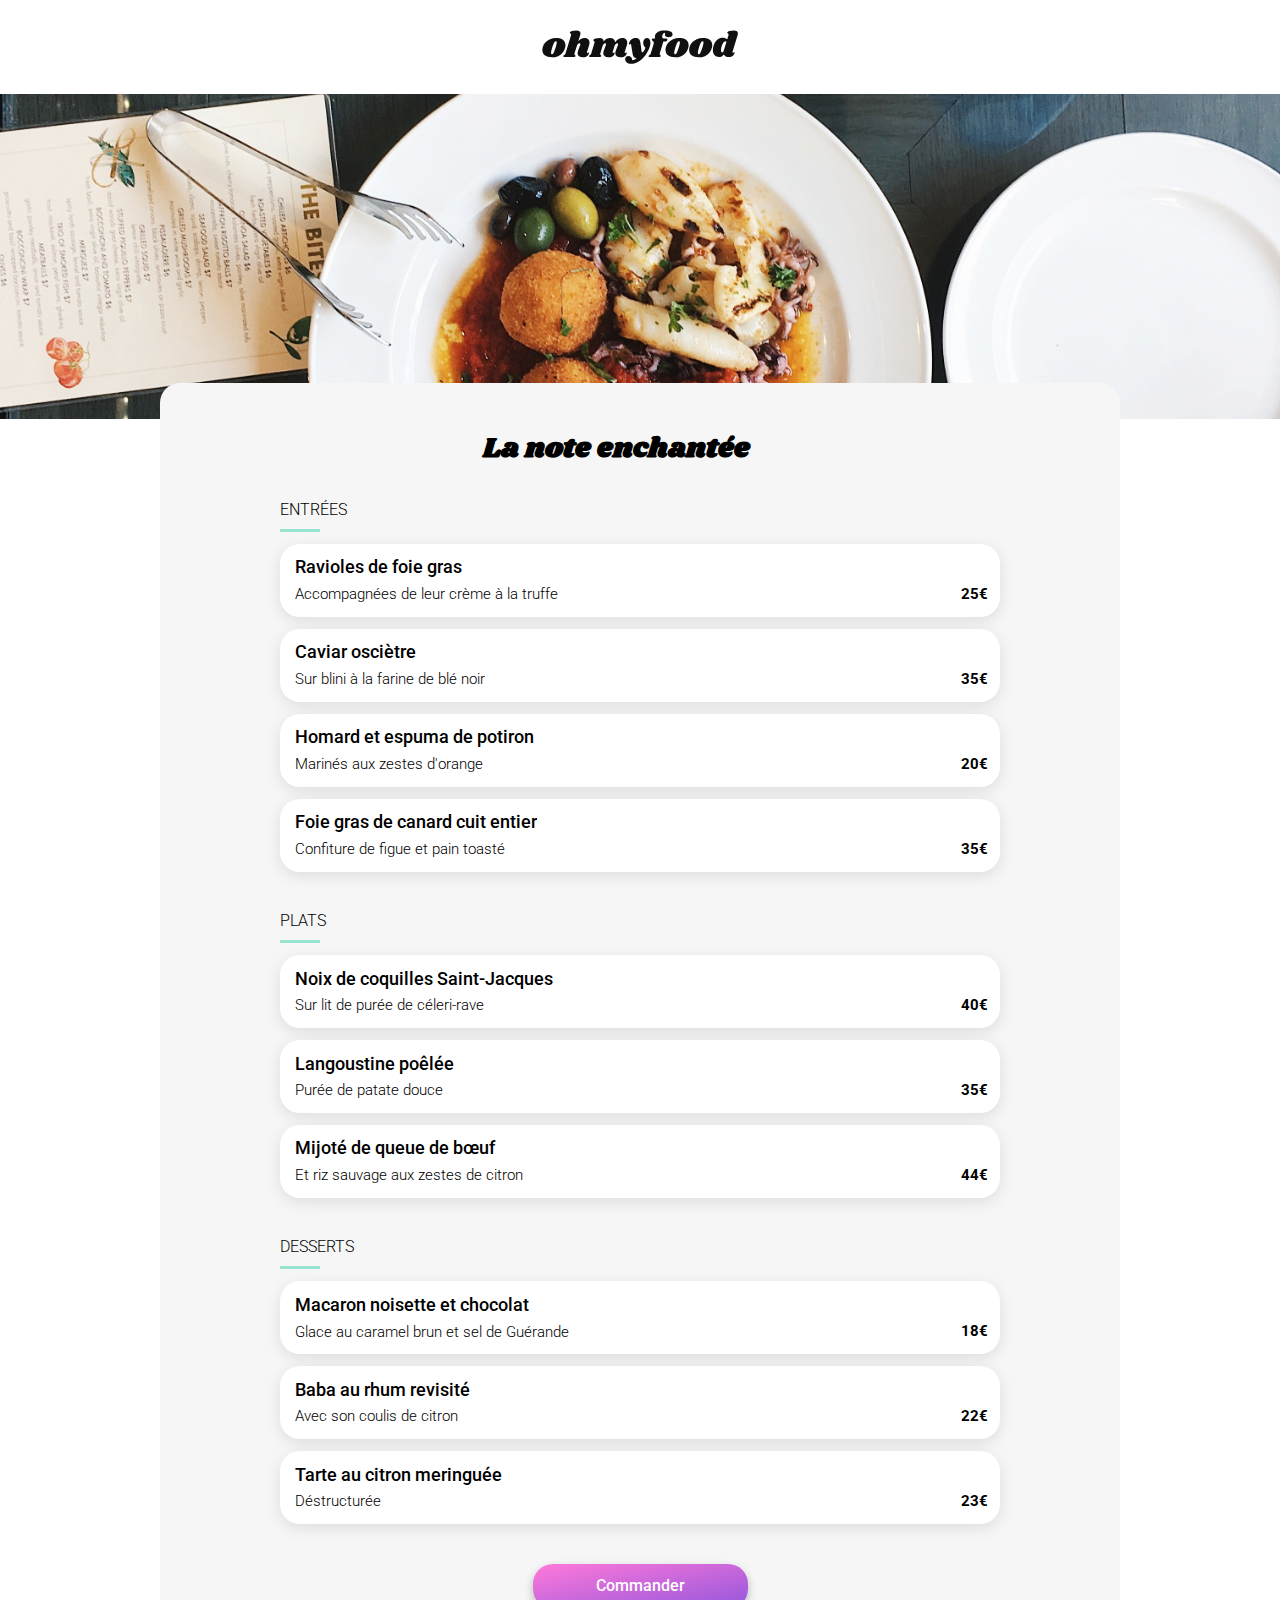
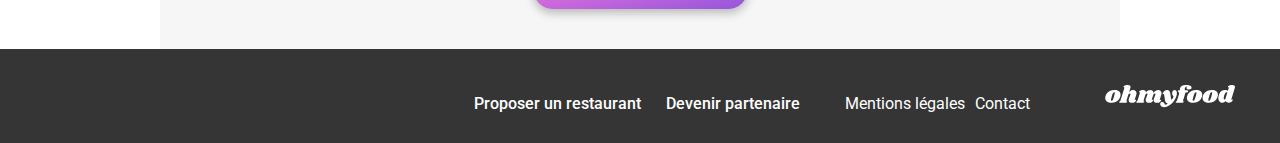
<file: restaurants/La-note-enchantee.html>
<!DOCTYPE html>
<html lang="fr">
    <head>
        <meta charset="UTF-8">
        <meta name="viewport" content="width=device-width, initial-scale=1.0">
        <title>Ohmyfood | La note enchantée</title>
        <link rel="icon" href="../assets/images/favicon/favicon.ico">
        <link rel="stylesheet" href="https://cdnjs.cloudflare.com/ajax/libs/font-awesome/6.2.1/css/all.min.css"
        integrity="sha512-MV7K8+y+gLIBoVD59lQIYicR65iaqukzvf/nwasF0nqhPay5w/9lJmVM2hMDcnK1OnMGCdVK+iQrJ7lzPJQd1w=="
        crossorigin="anonymous" referrerpolicy="no-referrer">
        <link rel="stylesheet" href="../assets/style/main.css">
    </head>
    <body>
        <div class="main__container">
            <header>
                <div class="back__arrow">
                    <a href="../index.html">
                        <i class="fa-solid fa-arrow-left"></i>
                    </a>
                </div>
                <div class="logo__content">
                    <svg width="196" height="34" viewBox="0 0 196 34" fill="none" xmlns="http://www.w3.org/2000/svg">
                        <path d="M13.932 7.956C17.196 7.956 19.596 8.61599 21.132 9.936C22.692 11.256 23.472 12.984 23.472 15.12C23.472 15.84 23.376 16.644 23.184 17.532C22.728 19.5 21.876 21.228 20.628 22.716C19.38 24.18 17.844 25.32 16.02 26.136C14.22 26.928 12.264 27.324 10.152 27.324C6.81599 27.324 4.34399 26.664 2.73599 25.344C1.15199 24 0.359985 22.224 0.359985 20.016C0.359985 19.272 0.455985 18.444 0.647985 17.532C1.10399 15.66 1.96799 14.004 3.23999 12.564C4.53599 11.1 6.10799 9.972 7.95599 9.18C9.82799 8.364 11.82 7.956 13.932 7.956ZM13.824 11.16C13.32 11.16 12.78 11.616 12.204 12.528C11.652 13.416 10.992 15.108 10.224 17.604C9.45599 20.1 9.07199 21.852 9.07199 22.86C9.07199 23.388 9.15599 23.748 9.32399 23.94C9.49199 24.108 9.71999 24.192 10.008 24.192C10.512 24.24 11.028 23.808 11.556 22.896C12.108 21.984 12.792 20.208 13.608 17.568C14.352 15.24 14.724 13.548 14.724 12.492C14.724 11.988 14.64 11.64 14.472 11.448C14.328 11.256 14.112 11.16 13.824 11.16Z" fill="#101010"/>
                        <path d="M44.9899 22.032C44.9419 22.128 44.9179 22.272 44.9179 22.464C44.9179 22.632 44.9539 22.764 45.0259 22.86C45.1219 22.956 45.2419 23.004 45.3859 23.004C45.6739 23.004 45.9139 22.884 46.1059 22.644C46.3219 22.38 46.4659 22.248 46.5379 22.248C46.6579 22.248 46.7539 22.332 46.8259 22.5C46.8979 22.644 46.9339 22.824 46.9339 23.04C46.9579 23.736 46.7299 24.42 46.2499 25.092C45.7699 25.74 45.0619 26.28 44.1259 26.712C43.2139 27.12 42.1099 27.324 40.8139 27.324C39.2299 27.324 37.9699 26.964 37.0339 26.244C36.0979 25.5 35.6179 24.516 35.5939 23.292C35.5939 22.404 35.8099 21.408 36.2419 20.304L38.2219 15.12C38.3419 14.808 38.4019 14.556 38.4019 14.364C38.4019 14.052 38.2939 13.812 38.0779 13.644C37.8859 13.452 37.6459 13.356 37.3579 13.356C36.9019 13.356 36.4339 13.572 35.9539 14.004C35.4979 14.412 35.1259 15.084 34.8379 16.02V15.948L32.5699 23.256C32.4979 23.544 32.4619 23.796 32.4619 24.012C32.4619 24.324 32.5219 24.576 32.6419 24.768C32.7619 24.936 32.9299 25.104 33.1459 25.272C33.3139 25.44 33.4339 25.584 33.5059 25.704C33.5779 25.8 33.5899 25.932 33.5419 26.1C33.4219 26.412 33.1819 26.64 32.8219 26.784C32.4619 26.928 31.9099 27 31.1659 27H22.9579C22.3339 27 21.8779 26.904 21.5899 26.712C21.3019 26.496 21.2059 26.22 21.3019 25.884C21.3979 25.596 21.6499 25.344 22.0579 25.128C22.4179 24.936 22.7179 24.708 22.9579 24.444C23.1979 24.18 23.4019 23.76 23.5699 23.184L29.0419 5.22C29.1139 5.004 29.1499 4.824 29.1499 4.68C29.1499 4.416 29.0779 4.2 28.9339 4.032C28.8139 3.864 28.6459 3.696 28.4299 3.528C28.1899 3.336 28.0099 3.168 27.8899 3.024C27.7939 2.88 27.7819 2.688 27.8539 2.448C27.9979 1.896 28.7539 1.416 30.1219 1.00799C31.4899 0.599996 32.9179 0.395996 34.4059 0.395996C35.7979 0.395996 36.8179 0.659996 37.4659 1.188C38.1379 1.716 38.4739 2.436 38.4739 3.348C38.4739 3.876 38.3899 4.392 38.2219 4.896L36.2779 11.232C37.2139 10.008 38.1979 9.156 39.2299 8.676C40.2859 8.196 41.4259 7.956 42.6499 7.956C44.1139 7.956 45.2899 8.4 46.1779 9.288C47.0899 10.176 47.5459 11.328 47.5459 12.744C47.5459 13.488 47.4259 14.22 47.1859 14.94L44.9899 22.032Z" fill="#101010"/>
                        <path d="M82.7165 22.032C82.6685 22.128 82.6445 22.272 82.6445 22.464C82.6445 22.632 82.6805 22.764 82.7525 22.86C82.8485 22.956 82.9685 23.004 83.1125 23.004C83.4005 23.004 83.6405 22.884 83.8325 22.644C84.0485 22.38 84.1925 22.248 84.2645 22.248C84.3845 22.248 84.4805 22.332 84.5525 22.5C84.6245 22.644 84.6605 22.824 84.6605 23.04C84.6845 23.736 84.4565 24.42 83.9765 25.092C83.4965 25.74 82.7885 26.28 81.8525 26.712C80.9405 27.12 79.8365 27.324 78.5405 27.324C76.9565 27.324 75.6965 26.964 74.7605 26.244C73.8245 25.5 73.3445 24.516 73.3205 23.292C73.3205 22.404 73.5365 21.408 73.9685 20.304L75.9485 15.12C76.0685 14.808 76.1285 14.556 76.1285 14.364C76.1285 14.052 76.0205 13.812 75.8045 13.644C75.6125 13.452 75.3725 13.356 75.0845 13.356C74.6765 13.356 74.2565 13.536 73.8245 13.896C73.3925 14.256 73.0085 14.82 72.6725 15.588L70.6925 22.032C70.6445 22.128 70.6205 22.272 70.6205 22.464C70.6205 22.632 70.6565 22.764 70.7285 22.86C70.8245 22.956 70.9445 23.004 71.0885 23.004C71.3765 23.004 71.6165 22.884 71.8085 22.644C72.0245 22.38 72.1685 22.248 72.2405 22.248C72.3605 22.248 72.4565 22.332 72.5285 22.5C72.6005 22.644 72.6365 22.824 72.6365 23.04C72.6605 23.736 72.4325 24.42 71.9525 25.092C71.4725 25.74 70.7645 26.28 69.8285 26.712C68.9165 27.12 67.8125 27.324 66.5165 27.324C64.9325 27.324 63.6725 26.964 62.7365 26.244C61.8005 25.5 61.3205 24.516 61.2965 23.292C61.2965 22.404 61.5125 21.408 61.9445 20.304L63.9245 15.12C64.0445 14.808 64.1045 14.556 64.1045 14.364C64.1045 14.052 63.9965 13.812 63.7805 13.644C63.5885 13.452 63.3485 13.356 63.0605 13.356C62.6525 13.356 62.2325 13.536 61.8005 13.896C61.3685 14.232 61.0085 14.784 60.7205 15.552L58.3445 23.256C58.2485 23.52 58.2005 23.772 58.2005 24.012C58.2005 24.3 58.2605 24.54 58.3805 24.732C58.5005 24.9 58.6685 25.08 58.8845 25.272C59.0525 25.416 59.1725 25.548 59.2445 25.668C59.3165 25.788 59.3285 25.932 59.2805 26.1C59.1845 26.412 58.9565 26.64 58.5965 26.784C58.2365 26.928 57.6725 27 56.9045 27H48.6965C48.0725 27 47.6285 26.904 47.3645 26.712C47.0765 26.496 46.9685 26.22 47.0405 25.884C47.1365 25.596 47.3885 25.344 47.7965 25.128C48.1565 24.936 48.4565 24.708 48.6965 24.444C48.9365 24.18 49.1405 23.76 49.3085 23.184L52.5125 12.78C52.5605 12.66 52.5845 12.492 52.5845 12.276C52.5845 12.012 52.5245 11.808 52.4045 11.664C52.3085 11.52 52.1405 11.34 51.9005 11.124C51.6605 10.932 51.4925 10.764 51.3965 10.62C51.3005 10.476 51.2885 10.284 51.3605 10.044C51.5045 9.492 52.2605 9.012 53.6285 8.604C54.9965 8.172 56.4245 7.956 57.9125 7.956C59.0885 7.956 60.0125 8.28 60.6845 8.928C61.3805 9.576 61.7165 10.464 61.6925 11.592C62.6765 10.224 63.7085 9.276 64.7885 8.748C65.8925 8.22 67.0805 7.956 68.3525 7.956C69.7445 7.956 70.8725 8.364 71.7365 9.18C72.6245 9.972 73.1165 11.016 73.2125 12.312C74.2445 10.68 75.3485 9.552 76.5245 8.928C77.7005 8.28 78.9845 7.956 80.3765 7.956C81.8405 7.956 83.0165 8.4 83.9045 9.288C84.8165 10.176 85.2725 11.328 85.2725 12.744C85.2725 13.488 85.1525 14.22 84.9125 14.94L82.7165 22.032Z" fill="#101010"/>
                        <path d="M104.932 7.956C105.988 7.956 106.828 8.388 107.452 9.252C108.1 10.092 108.424 11.244 108.424 12.708C108.424 13.98 108.196 15.348 107.74 16.812C106.852 19.764 105.424 22.548 103.456 25.164C101.512 27.78 99.2675 29.88 96.7235 31.464C94.2035 33.048 91.6836 33.84 89.1636 33.84C87.9156 33.84 86.8355 33.624 85.9235 33.192C85.0355 32.76 84.3635 32.184 83.9075 31.464C83.4275 30.744 83.1875 29.976 83.1875 29.16C83.1875 28.8 83.2475 28.404 83.3675 27.972C83.5835 27.3 83.9435 26.784 84.4475 26.424C84.9515 26.064 85.5516 25.884 86.2476 25.884C87.3516 25.884 88.2515 26.256 88.9475 27C89.6675 27.768 90.1236 28.812 90.3156 30.132C91.8516 30.06 93.2675 29.4 94.5635 28.152C93.3395 27.936 92.4275 27.528 91.8275 26.928C91.2515 26.304 90.8555 25.344 90.6395 24.048L89.1995 15.228C89.1275 14.772 89.0195 14.46 88.8755 14.292C88.7555 14.1 88.5876 14.004 88.3716 14.004C88.2036 14.004 87.9995 14.088 87.7595 14.256C87.5435 14.424 87.3875 14.508 87.2915 14.508C87.0995 14.508 87.0035 14.304 87.0035 13.896C87.0035 13.56 87.0635 13.2 87.1835 12.816C87.6155 11.448 88.4196 10.296 89.5956 9.36C90.7716 8.4 92.1395 7.92 93.6995 7.92C95.2355 7.92 96.3635 8.376 97.0835 9.288C97.8275 10.2 98.3076 11.604 98.5236 13.5L99.6035 21.42C99.6755 22.02 99.8915 22.32 100.252 22.32C100.684 22.32 101.188 21.936 101.764 21.168C102.34 20.376 102.904 19.26 103.456 17.82C102.736 17.172 102.184 16.428 101.8 15.588C101.416 14.748 101.224 13.848 101.224 12.888C101.224 12.144 101.32 11.472 101.512 10.872C101.8 9.912 102.244 9.192 102.844 8.712C103.468 8.208 104.164 7.956 104.932 7.956Z" fill="#101010"/>
                        <path d="M122.864 0.395996C125.432 0.395996 127.352 0.791996 128.624 1.584C129.92 2.352 130.568 3.3 130.568 4.428C130.568 5.34 130.184 6.048 129.416 6.552C128.672 7.032 127.688 7.272 126.464 7.272C125.336 7.272 124.46 6.996 123.836 6.444C123.212 5.892 122.9 5.208 122.9 4.392C122.9 3.888 123.056 3.36 123.368 2.808C122.648 2.808 122.048 2.988 121.568 3.348C121.088 3.684 120.716 4.272 120.452 5.112C120.308 5.64 120.236 6.132 120.236 6.588C120.236 7.164 120.332 7.62 120.524 7.956C120.74 8.268 121.04 8.424 121.424 8.424H123.548C124.796 8.424 125.42 8.808 125.42 9.576C125.42 9.672 125.396 9.816 125.348 10.008C125.204 10.536 124.904 10.932 124.448 11.196C124.016 11.46 123.356 11.592 122.468 11.592H121.388L117.824 23.256C117.752 23.544 117.716 23.796 117.716 24.012C117.716 24.324 117.776 24.576 117.896 24.768C118.016 24.936 118.184 25.104 118.4 25.272C118.568 25.44 118.688 25.584 118.76 25.704C118.832 25.8 118.844 25.932 118.796 26.1C118.676 26.412 118.436 26.64 118.076 26.784C117.716 26.928 117.164 27 116.42 27H108.212C107.588 27 107.132 26.904 106.844 26.712C106.556 26.496 106.46 26.22 106.556 25.884C106.652 25.596 106.904 25.344 107.312 25.128C107.672 24.936 107.972 24.708 108.212 24.444C108.452 24.18 108.656 23.76 108.824 23.184L111.632 13.968C111.752 13.608 111.812 13.236 111.812 12.852C111.812 12.372 111.704 12 111.488 11.736C111.296 11.448 110.996 11.136 110.588 10.8C110.324 10.584 110.12 10.404 109.976 10.26C109.856 10.092 109.796 9.9 109.796 9.684C109.772 9.228 109.928 8.904 110.264 8.712C110.624 8.52 111.296 8.424 112.28 8.424H113.18C113.012 7.824 112.928 7.224 112.928 6.624C112.928 6.024 113.036 5.4 113.252 4.752C113.708 3.528 114.68 2.496 116.168 1.65599C117.68 0.815996 119.912 0.395996 122.864 0.395996Z" fill="#101010"/>
                        <path d="M137.084 7.956C140.348 7.956 142.748 8.61599 144.284 9.936C145.844 11.256 146.624 12.984 146.624 15.12C146.624 15.84 146.528 16.644 146.336 17.532C145.88 19.5 145.028 21.228 143.78 22.716C142.532 24.18 140.996 25.32 139.172 26.136C137.372 26.928 135.416 27.324 133.304 27.324C129.968 27.324 127.496 26.664 125.888 25.344C124.304 24 123.512 22.224 123.512 20.016C123.512 19.272 123.608 18.444 123.8 17.532C124.256 15.66 125.12 14.004 126.392 12.564C127.688 11.1 129.26 9.972 131.108 9.18C132.98 8.364 134.972 7.956 137.084 7.956ZM136.976 11.16C136.472 11.16 135.932 11.616 135.356 12.528C134.804 13.416 134.144 15.108 133.376 17.604C132.608 20.1 132.224 21.852 132.224 22.86C132.224 23.388 132.308 23.748 132.476 23.94C132.644 24.108 132.872 24.192 133.16 24.192C133.664 24.24 134.18 23.808 134.708 22.896C135.26 21.984 135.944 20.208 136.76 17.568C137.504 15.24 137.876 13.548 137.876 12.492C137.876 11.988 137.792 11.64 137.624 11.448C137.48 11.256 137.264 11.16 136.976 11.16Z" fill="#101010"/>
                        <path d="M160.709 7.956C163.973 7.956 166.373 8.61599 167.909 9.936C169.469 11.256 170.249 12.984 170.249 15.12C170.249 15.84 170.153 16.644 169.961 17.532C169.505 19.5 168.653 21.228 167.405 22.716C166.157 24.18 164.621 25.32 162.797 26.136C160.997 26.928 159.041 27.324 156.929 27.324C153.593 27.324 151.121 26.664 149.513 25.344C147.929 24 147.137 22.224 147.137 20.016C147.137 19.272 147.233 18.444 147.425 17.532C147.881 15.66 148.745 14.004 150.017 12.564C151.313 11.1 152.885 9.972 154.733 9.18C156.605 8.364 158.597 7.956 160.709 7.956ZM160.601 11.16C160.097 11.16 159.557 11.616 158.981 12.528C158.429 13.416 157.769 15.108 157.001 17.604C156.233 20.1 155.849 21.852 155.849 22.86C155.849 23.388 155.933 23.748 156.101 23.94C156.269 24.108 156.497 24.192 156.785 24.192C157.289 24.24 157.805 23.808 158.333 22.896C158.885 21.984 159.569 20.208 160.385 17.568C161.129 15.24 161.501 13.548 161.501 12.492C161.501 11.988 161.417 11.64 161.249 11.448C161.105 11.256 160.889 11.16 160.601 11.16Z" fill="#101010"/>
                        <path d="M190.526 21.816C190.478 22.008 190.454 22.14 190.454 22.212C190.454 22.38 190.502 22.512 190.598 22.608C190.694 22.704 190.814 22.752 190.958 22.752C191.246 22.752 191.486 22.632 191.678 22.392C191.894 22.128 192.038 21.996 192.11 21.996C192.23 21.996 192.326 22.08 192.398 22.248C192.47 22.416 192.506 22.608 192.506 22.824C192.53 23.472 192.278 24.132 191.75 24.804C191.246 25.476 190.562 26.028 189.698 26.46C188.834 26.892 187.898 27.108 186.89 27.108C185.69 27.108 184.646 26.88 183.758 26.424C182.87 25.968 182.258 25.368 181.922 24.624C181.274 25.464 180.53 26.088 179.69 26.496C178.85 26.904 177.962 27.108 177.026 27.108C175.922 27.108 174.89 26.832 173.93 26.28C172.994 25.728 172.238 24.948 171.662 23.94C171.11 22.908 170.834 21.744 170.834 20.448C170.834 18.264 171.242 16.212 172.058 14.292C172.898 12.348 174.062 10.788 175.55 9.612C177.038 8.412 178.73 7.812 180.626 7.812C181.658 7.812 182.534 7.932 183.254 8.172C183.998 8.412 184.67 8.772 185.27 9.252L186.494 5.22C186.566 5.004 186.602 4.824 186.602 4.68C186.602 4.416 186.53 4.2 186.386 4.032C186.266 3.864 186.098 3.696 185.882 3.528C185.642 3.336 185.462 3.168 185.342 3.024C185.246 2.88 185.234 2.688 185.306 2.448C185.45 1.896 186.206 1.416 187.574 1.00799C188.942 0.599996 190.37 0.395996 191.858 0.395996C193.25 0.395996 194.27 0.659996 194.918 1.188C195.59 1.716 195.926 2.436 195.926 3.348C195.926 3.876 195.842 4.392 195.674 4.896L190.526 21.816ZM184.514 11.7C184.13 11.364 183.71 11.196 183.254 11.196C182.558 11.196 181.874 11.712 181.202 12.744C180.53 13.776 179.99 15.024 179.582 16.488C179.174 17.952 178.982 19.272 179.006 20.448C179.006 21.768 179.438 22.428 180.302 22.428C180.614 22.428 180.878 22.308 181.094 22.068C181.31 21.804 181.514 21.384 181.706 20.808L184.514 11.7Z" fill="#101010"/>
                    </svg>
                </div>
           </header> 
           <main>
                <div class="restaurant__container">
                    <div class="banner">
                        <img class="banner__img" src="../assets/images/restaurants/stil-u2Lp8tXIcjw-unsplash.jpg" alt="La note enchantée restaurant's picture">
                    </div>
                    <div class="restaurant__content">
                        <div class="restaurant__identity">
                            <div class="restaurant__title">
                                <h1>La note enchantée</h1>
                                <div class="restaurant__heart">
                                    <i class="fa-regular fa-heart"></i>
                                    <i class="fa-solid fa-heart fa-heart-hover"></i>
                                </div>
                            </div>
                            <div class="meals__grid">
                                <section class="meals__container delay__1">
                                    <h2>Entrées</h2>
                                    <hr>
                                    <div class="meals__list">
                                        <article class="meal__item">
                                            <div class="meal__description">
                                                <div class="meal__name">
                                                    <h3>Ravioles de foie gras</h3>
                                                    <p>Accompagnées de leur crème à la truffe</p>
                                                </div>
                                                <div class="meal__price">
                                                    <span>25€</span>
                                                </div>
                                            </div>
                                            <div class="meal__detail">
                                                <div class="meal__check">
                                                    <i class="fa-solid fa-check"></i>
                                                </div>
                                            </div>
                                        </article>
                                        <article class="meal__item">
                                            <div class="meal__description">
                                                <div class="meal__name">
                                                    <h3>Caviar osciètre</h3>
                                                    <p>Sur blini à la farine de blé noir</p>
                                                </div>
                                                <div class="meal__price">
                                                    <span>35€</span>
                                                </div>
                                            </div>
                                            <div class="meal__detail">
                                                <div class="meal__check">
                                                    <i class="fa-solid fa-check"></i>
                                                </div>
                                            </div>
                                        </article>
                                        <article class="meal__item">
                                            <div class="meal__description">
                                                <div class="meal__name">
                                                    <h3>Homard et espuma de potiron</h3>
                                                    <p>Marinés aux zestes d'orange</p>
                                                </div>
                                                <div class="meal__price">
                                                    <span>20€</span>
                                                </div>
                                            </div>
                                            <div class="meal__detail">
                                                <div class="meal__check">
                                                    <i class="fa-solid fa-check"></i>
                                                </div>
                                            </div>
                                        </article>
                                        <article class="meal__item">
                                            <div class="meal__description">
                                                <div class="meal__name">
                                                    <h3>Foie gras de canard cuit entier</h3>
                                                    <p>Confiture de figue et pain toasté</p>
                                                </div>
                                                <div class="meal__price">
                                                    <span>35€</span>
                                                </div>
                                            </div>
                                            <div class="meal__detail">
                                                <div class="meal__check">
                                                    <i class="fa-solid fa-check"></i>
                                                </div>
                                            </div>
                                        </article>
                                    </div>
                                </section>
                                <section class="meals__container delay__2">
                                    <h2>Plats</h2>
                                    <hr>
                                    <div class="meals__list">
                                        <article class="meal__item">
                                            <div class="meal__description">
                                                <div class="meal__name">
                                                    <h3>Noix de coquilles Saint-Jacques</h3>
                                                    <p>Sur lit de purée de céleri-rave</p>
                                                </div>
                                                <div class="meal__price">
                                                    <span>40€</span>
                                                </div>
                                            </div>
                                            <div class="meal__detail">
                                                <div class="meal__check">
                                                    <i class="fa-solid fa-check"></i>
                                                </div>
                                            </div>
                                        </article>
                                        <article class="meal__item">
                                            <div class="meal__description">
                                                <div class="meal__name">
                                                    <h3>Langoustine poêlée</h3>
                                                    <p>Purée de patate douce</p>
                                                </div>
                                                <div class="meal__price">
                                                    <span>35€</span>
                                                </div>
                                            </div>
                                            <div class="meal__detail">
                                                <div class="meal__check">
                                                    <i class="fa-solid fa-check"></i>
                                                </div>
                                            </div>
                                        </article>
                                        <article class="meal__item">
                                            <div class="meal__description">
                                                <div class="meal__name">
                                                    <h3>Mijoté de queue de bœuf</h3>
                                                    <p>Et riz sauvage aux zestes de citron</p>
                                                </div>
                                                <div class="meal__price">
                                                    <span>44€</span>
                                                </div>
                                            </div>
                                            <div class="meal__detail">
                                                <div class="meal__check">
                                                    <i class="fa-solid fa-check"></i>
                                                </div>
                                            </div>
                                        </article>
                                    </div>
                                </section>
                                <section class="meals__container delay__3">
                                    <h2>Desserts</h2>
                                    <hr>
                                    <div class="meals__list">
                                        <article class="meal__item">
                                            <div class="meal__description">
                                                <div class="meal__name">
                                                    <h3>Macaron noisette et chocolat</h3>
                                                    <p>Glace au caramel brun et sel de Guérande</p>
                                                </div>
                                                <div class="meal__price">
                                                    <span>18€</span>
                                                </div>
                                            </div>
                                            <div class="meal__detail">
                                                <div class="meal__check">
                                                    <i class="fa-solid fa-check"></i>
                                                </div>
                                            </div>
                                        </article>
                                        <article class="meal__item">
                                            <div class="meal__description">
                                                <div class="meal__name">
                                                    <h3>Baba au rhum revisité</h3>
                                                    <p>Avec son coulis de citron</p>
                                                </div>
                                                <div class="meal__price">
                                                    <span>22€</span>
                                                </div>
                                            </div>
                                            <div class="meal__detail">
                                                <div class="meal__check">
                                                    <i class="fa-solid fa-check"></i>
                                                </div>
                                            </div>
                                        </article>
                                        <article class="meal__item">
                                            <div class="meal__description">
                                                <div class="meal__name">
                                                    <h3>Tarte au citron meringuée</h3>
                                                    <p>Déstructurée</p>
                                                </div>
                                                <div class="meal__price">
                                                    <span>23€</span>
                                                </div>
                                            </div>
                                            <div class="meal__detail">
                                                <div class="meal__check">
                                                    <i class="fa-solid fa-check"></i>
                                                </div>
                                            </div>
                                        </article>
                                    </div>
                                </section>
                                <div class="order__btn">
                                    <a href="#" class="btn">Commander</a>
                                </div>
                            </div>
                        </div>
                    </div>
                </div>
           </main>
           <footer>
                <div class="content">
                    <div class="logo__footer">
                        <svg width="196" height="34" viewBox="0 0 196 34" fill="none" xmlns="http://www.w3.org/2000/svg">
                            <path d="M13.932 7.956C17.196 7.956 19.596 8.61599 21.132 9.936C22.692 11.256 23.472 12.984 23.472 15.12C23.472 15.84 23.376 16.644 23.184 17.532C22.728 19.5 21.876 21.228 20.628 22.716C19.38 24.18 17.844 25.32 16.02 26.136C14.22 26.928 12.264 27.324 10.152 27.324C6.81599 27.324 4.34399 26.664 2.73599 25.344C1.15199 24 0.359985 22.224 0.359985 20.016C0.359985 19.272 0.455985 18.444 0.647985 17.532C1.10399 15.66 1.96799 14.004 3.23999 12.564C4.53599 11.1 6.10799 9.972 7.95599 9.18C9.82799 8.364 11.82 7.956 13.932 7.956ZM13.824 11.16C13.32 11.16 12.78 11.616 12.204 12.528C11.652 13.416 10.992 15.108 10.224 17.604C9.45599 20.1 9.07199 21.852 9.07199 22.86C9.07199 23.388 9.15599 23.748 9.32399 23.94C9.49199 24.108 9.71999 24.192 10.008 24.192C10.512 24.24 11.028 23.808 11.556 22.896C12.108 21.984 12.792 20.208 13.608 17.568C14.352 15.24 14.724 13.548 14.724 12.492C14.724 11.988 14.64 11.64 14.472 11.448C14.328 11.256 14.112 11.16 13.824 11.16Z" fill="#101010"/>
                            <path d="M44.9899 22.032C44.9419 22.128 44.9179 22.272 44.9179 22.464C44.9179 22.632 44.9539 22.764 45.0259 22.86C45.1219 22.956 45.2419 23.004 45.3859 23.004C45.6739 23.004 45.9139 22.884 46.1059 22.644C46.3219 22.38 46.4659 22.248 46.5379 22.248C46.6579 22.248 46.7539 22.332 46.8259 22.5C46.8979 22.644 46.9339 22.824 46.9339 23.04C46.9579 23.736 46.7299 24.42 46.2499 25.092C45.7699 25.74 45.0619 26.28 44.1259 26.712C43.2139 27.12 42.1099 27.324 40.8139 27.324C39.2299 27.324 37.9699 26.964 37.0339 26.244C36.0979 25.5 35.6179 24.516 35.5939 23.292C35.5939 22.404 35.8099 21.408 36.2419 20.304L38.2219 15.12C38.3419 14.808 38.4019 14.556 38.4019 14.364C38.4019 14.052 38.2939 13.812 38.0779 13.644C37.8859 13.452 37.6459 13.356 37.3579 13.356C36.9019 13.356 36.4339 13.572 35.9539 14.004C35.4979 14.412 35.1259 15.084 34.8379 16.02V15.948L32.5699 23.256C32.4979 23.544 32.4619 23.796 32.4619 24.012C32.4619 24.324 32.5219 24.576 32.6419 24.768C32.7619 24.936 32.9299 25.104 33.1459 25.272C33.3139 25.44 33.4339 25.584 33.5059 25.704C33.5779 25.8 33.5899 25.932 33.5419 26.1C33.4219 26.412 33.1819 26.64 32.8219 26.784C32.4619 26.928 31.9099 27 31.1659 27H22.9579C22.3339 27 21.8779 26.904 21.5899 26.712C21.3019 26.496 21.2059 26.22 21.3019 25.884C21.3979 25.596 21.6499 25.344 22.0579 25.128C22.4179 24.936 22.7179 24.708 22.9579 24.444C23.1979 24.18 23.4019 23.76 23.5699 23.184L29.0419 5.22C29.1139 5.004 29.1499 4.824 29.1499 4.68C29.1499 4.416 29.0779 4.2 28.9339 4.032C28.8139 3.864 28.6459 3.696 28.4299 3.528C28.1899 3.336 28.0099 3.168 27.8899 3.024C27.7939 2.88 27.7819 2.688 27.8539 2.448C27.9979 1.896 28.7539 1.416 30.1219 1.00799C31.4899 0.599996 32.9179 0.395996 34.4059 0.395996C35.7979 0.395996 36.8179 0.659996 37.4659 1.188C38.1379 1.716 38.4739 2.436 38.4739 3.348C38.4739 3.876 38.3899 4.392 38.2219 4.896L36.2779 11.232C37.2139 10.008 38.1979 9.156 39.2299 8.676C40.2859 8.196 41.4259 7.956 42.6499 7.956C44.1139 7.956 45.2899 8.4 46.1779 9.288C47.0899 10.176 47.5459 11.328 47.5459 12.744C47.5459 13.488 47.4259 14.22 47.1859 14.94L44.9899 22.032Z" fill="#101010"/>
                            <path d="M82.7165 22.032C82.6685 22.128 82.6445 22.272 82.6445 22.464C82.6445 22.632 82.6805 22.764 82.7525 22.86C82.8485 22.956 82.9685 23.004 83.1125 23.004C83.4005 23.004 83.6405 22.884 83.8325 22.644C84.0485 22.38 84.1925 22.248 84.2645 22.248C84.3845 22.248 84.4805 22.332 84.5525 22.5C84.6245 22.644 84.6605 22.824 84.6605 23.04C84.6845 23.736 84.4565 24.42 83.9765 25.092C83.4965 25.74 82.7885 26.28 81.8525 26.712C80.9405 27.12 79.8365 27.324 78.5405 27.324C76.9565 27.324 75.6965 26.964 74.7605 26.244C73.8245 25.5 73.3445 24.516 73.3205 23.292C73.3205 22.404 73.5365 21.408 73.9685 20.304L75.9485 15.12C76.0685 14.808 76.1285 14.556 76.1285 14.364C76.1285 14.052 76.0205 13.812 75.8045 13.644C75.6125 13.452 75.3725 13.356 75.0845 13.356C74.6765 13.356 74.2565 13.536 73.8245 13.896C73.3925 14.256 73.0085 14.82 72.6725 15.588L70.6925 22.032C70.6445 22.128 70.6205 22.272 70.6205 22.464C70.6205 22.632 70.6565 22.764 70.7285 22.86C70.8245 22.956 70.9445 23.004 71.0885 23.004C71.3765 23.004 71.6165 22.884 71.8085 22.644C72.0245 22.38 72.1685 22.248 72.2405 22.248C72.3605 22.248 72.4565 22.332 72.5285 22.5C72.6005 22.644 72.6365 22.824 72.6365 23.04C72.6605 23.736 72.4325 24.42 71.9525 25.092C71.4725 25.74 70.7645 26.28 69.8285 26.712C68.9165 27.12 67.8125 27.324 66.5165 27.324C64.9325 27.324 63.6725 26.964 62.7365 26.244C61.8005 25.5 61.3205 24.516 61.2965 23.292C61.2965 22.404 61.5125 21.408 61.9445 20.304L63.9245 15.12C64.0445 14.808 64.1045 14.556 64.1045 14.364C64.1045 14.052 63.9965 13.812 63.7805 13.644C63.5885 13.452 63.3485 13.356 63.0605 13.356C62.6525 13.356 62.2325 13.536 61.8005 13.896C61.3685 14.232 61.0085 14.784 60.7205 15.552L58.3445 23.256C58.2485 23.52 58.2005 23.772 58.2005 24.012C58.2005 24.3 58.2605 24.54 58.3805 24.732C58.5005 24.9 58.6685 25.08 58.8845 25.272C59.0525 25.416 59.1725 25.548 59.2445 25.668C59.3165 25.788 59.3285 25.932 59.2805 26.1C59.1845 26.412 58.9565 26.64 58.5965 26.784C58.2365 26.928 57.6725 27 56.9045 27H48.6965C48.0725 27 47.6285 26.904 47.3645 26.712C47.0765 26.496 46.9685 26.22 47.0405 25.884C47.1365 25.596 47.3885 25.344 47.7965 25.128C48.1565 24.936 48.4565 24.708 48.6965 24.444C48.9365 24.18 49.1405 23.76 49.3085 23.184L52.5125 12.78C52.5605 12.66 52.5845 12.492 52.5845 12.276C52.5845 12.012 52.5245 11.808 52.4045 11.664C52.3085 11.52 52.1405 11.34 51.9005 11.124C51.6605 10.932 51.4925 10.764 51.3965 10.62C51.3005 10.476 51.2885 10.284 51.3605 10.044C51.5045 9.492 52.2605 9.012 53.6285 8.604C54.9965 8.172 56.4245 7.956 57.9125 7.956C59.0885 7.956 60.0125 8.28 60.6845 8.928C61.3805 9.576 61.7165 10.464 61.6925 11.592C62.6765 10.224 63.7085 9.276 64.7885 8.748C65.8925 8.22 67.0805 7.956 68.3525 7.956C69.7445 7.956 70.8725 8.364 71.7365 9.18C72.6245 9.972 73.1165 11.016 73.2125 12.312C74.2445 10.68 75.3485 9.552 76.5245 8.928C77.7005 8.28 78.9845 7.956 80.3765 7.956C81.8405 7.956 83.0165 8.4 83.9045 9.288C84.8165 10.176 85.2725 11.328 85.2725 12.744C85.2725 13.488 85.1525 14.22 84.9125 14.94L82.7165 22.032Z" fill="#101010"/>
                            <path d="M104.932 7.956C105.988 7.956 106.828 8.388 107.452 9.252C108.1 10.092 108.424 11.244 108.424 12.708C108.424 13.98 108.196 15.348 107.74 16.812C106.852 19.764 105.424 22.548 103.456 25.164C101.512 27.78 99.2675 29.88 96.7235 31.464C94.2035 33.048 91.6836 33.84 89.1636 33.84C87.9156 33.84 86.8355 33.624 85.9235 33.192C85.0355 32.76 84.3635 32.184 83.9075 31.464C83.4275 30.744 83.1875 29.976 83.1875 29.16C83.1875 28.8 83.2475 28.404 83.3675 27.972C83.5835 27.3 83.9435 26.784 84.4475 26.424C84.9515 26.064 85.5516 25.884 86.2476 25.884C87.3516 25.884 88.2515 26.256 88.9475 27C89.6675 27.768 90.1236 28.812 90.3156 30.132C91.8516 30.06 93.2675 29.4 94.5635 28.152C93.3395 27.936 92.4275 27.528 91.8275 26.928C91.2515 26.304 90.8555 25.344 90.6395 24.048L89.1995 15.228C89.1275 14.772 89.0195 14.46 88.8755 14.292C88.7555 14.1 88.5876 14.004 88.3716 14.004C88.2036 14.004 87.9995 14.088 87.7595 14.256C87.5435 14.424 87.3875 14.508 87.2915 14.508C87.0995 14.508 87.0035 14.304 87.0035 13.896C87.0035 13.56 87.0635 13.2 87.1835 12.816C87.6155 11.448 88.4196 10.296 89.5956 9.36C90.7716 8.4 92.1395 7.92 93.6995 7.92C95.2355 7.92 96.3635 8.376 97.0835 9.288C97.8275 10.2 98.3076 11.604 98.5236 13.5L99.6035 21.42C99.6755 22.02 99.8915 22.32 100.252 22.32C100.684 22.32 101.188 21.936 101.764 21.168C102.34 20.376 102.904 19.26 103.456 17.82C102.736 17.172 102.184 16.428 101.8 15.588C101.416 14.748 101.224 13.848 101.224 12.888C101.224 12.144 101.32 11.472 101.512 10.872C101.8 9.912 102.244 9.192 102.844 8.712C103.468 8.208 104.164 7.956 104.932 7.956Z" fill="#101010"/>
                            <path d="M122.864 0.395996C125.432 0.395996 127.352 0.791996 128.624 1.584C129.92 2.352 130.568 3.3 130.568 4.428C130.568 5.34 130.184 6.048 129.416 6.552C128.672 7.032 127.688 7.272 126.464 7.272C125.336 7.272 124.46 6.996 123.836 6.444C123.212 5.892 122.9 5.208 122.9 4.392C122.9 3.888 123.056 3.36 123.368 2.808C122.648 2.808 122.048 2.988 121.568 3.348C121.088 3.684 120.716 4.272 120.452 5.112C120.308 5.64 120.236 6.132 120.236 6.588C120.236 7.164 120.332 7.62 120.524 7.956C120.74 8.268 121.04 8.424 121.424 8.424H123.548C124.796 8.424 125.42 8.808 125.42 9.576C125.42 9.672 125.396 9.816 125.348 10.008C125.204 10.536 124.904 10.932 124.448 11.196C124.016 11.46 123.356 11.592 122.468 11.592H121.388L117.824 23.256C117.752 23.544 117.716 23.796 117.716 24.012C117.716 24.324 117.776 24.576 117.896 24.768C118.016 24.936 118.184 25.104 118.4 25.272C118.568 25.44 118.688 25.584 118.76 25.704C118.832 25.8 118.844 25.932 118.796 26.1C118.676 26.412 118.436 26.64 118.076 26.784C117.716 26.928 117.164 27 116.42 27H108.212C107.588 27 107.132 26.904 106.844 26.712C106.556 26.496 106.46 26.22 106.556 25.884C106.652 25.596 106.904 25.344 107.312 25.128C107.672 24.936 107.972 24.708 108.212 24.444C108.452 24.18 108.656 23.76 108.824 23.184L111.632 13.968C111.752 13.608 111.812 13.236 111.812 12.852C111.812 12.372 111.704 12 111.488 11.736C111.296 11.448 110.996 11.136 110.588 10.8C110.324 10.584 110.12 10.404 109.976 10.26C109.856 10.092 109.796 9.9 109.796 9.684C109.772 9.228 109.928 8.904 110.264 8.712C110.624 8.52 111.296 8.424 112.28 8.424H113.18C113.012 7.824 112.928 7.224 112.928 6.624C112.928 6.024 113.036 5.4 113.252 4.752C113.708 3.528 114.68 2.496 116.168 1.65599C117.68 0.815996 119.912 0.395996 122.864 0.395996Z" fill="#101010"/>
                            <path d="M137.084 7.956C140.348 7.956 142.748 8.61599 144.284 9.936C145.844 11.256 146.624 12.984 146.624 15.12C146.624 15.84 146.528 16.644 146.336 17.532C145.88 19.5 145.028 21.228 143.78 22.716C142.532 24.18 140.996 25.32 139.172 26.136C137.372 26.928 135.416 27.324 133.304 27.324C129.968 27.324 127.496 26.664 125.888 25.344C124.304 24 123.512 22.224 123.512 20.016C123.512 19.272 123.608 18.444 123.8 17.532C124.256 15.66 125.12 14.004 126.392 12.564C127.688 11.1 129.26 9.972 131.108 9.18C132.98 8.364 134.972 7.956 137.084 7.956ZM136.976 11.16C136.472 11.16 135.932 11.616 135.356 12.528C134.804 13.416 134.144 15.108 133.376 17.604C132.608 20.1 132.224 21.852 132.224 22.86C132.224 23.388 132.308 23.748 132.476 23.94C132.644 24.108 132.872 24.192 133.16 24.192C133.664 24.24 134.18 23.808 134.708 22.896C135.26 21.984 135.944 20.208 136.76 17.568C137.504 15.24 137.876 13.548 137.876 12.492C137.876 11.988 137.792 11.64 137.624 11.448C137.48 11.256 137.264 11.16 136.976 11.16Z" fill="#101010"/>
                            <path d="M160.709 7.956C163.973 7.956 166.373 8.61599 167.909 9.936C169.469 11.256 170.249 12.984 170.249 15.12C170.249 15.84 170.153 16.644 169.961 17.532C169.505 19.5 168.653 21.228 167.405 22.716C166.157 24.18 164.621 25.32 162.797 26.136C160.997 26.928 159.041 27.324 156.929 27.324C153.593 27.324 151.121 26.664 149.513 25.344C147.929 24 147.137 22.224 147.137 20.016C147.137 19.272 147.233 18.444 147.425 17.532C147.881 15.66 148.745 14.004 150.017 12.564C151.313 11.1 152.885 9.972 154.733 9.18C156.605 8.364 158.597 7.956 160.709 7.956ZM160.601 11.16C160.097 11.16 159.557 11.616 158.981 12.528C158.429 13.416 157.769 15.108 157.001 17.604C156.233 20.1 155.849 21.852 155.849 22.86C155.849 23.388 155.933 23.748 156.101 23.94C156.269 24.108 156.497 24.192 156.785 24.192C157.289 24.24 157.805 23.808 158.333 22.896C158.885 21.984 159.569 20.208 160.385 17.568C161.129 15.24 161.501 13.548 161.501 12.492C161.501 11.988 161.417 11.64 161.249 11.448C161.105 11.256 160.889 11.16 160.601 11.16Z" fill="#101010"/>
                            <path d="M190.526 21.816C190.478 22.008 190.454 22.14 190.454 22.212C190.454 22.38 190.502 22.512 190.598 22.608C190.694 22.704 190.814 22.752 190.958 22.752C191.246 22.752 191.486 22.632 191.678 22.392C191.894 22.128 192.038 21.996 192.11 21.996C192.23 21.996 192.326 22.08 192.398 22.248C192.47 22.416 192.506 22.608 192.506 22.824C192.53 23.472 192.278 24.132 191.75 24.804C191.246 25.476 190.562 26.028 189.698 26.46C188.834 26.892 187.898 27.108 186.89 27.108C185.69 27.108 184.646 26.88 183.758 26.424C182.87 25.968 182.258 25.368 181.922 24.624C181.274 25.464 180.53 26.088 179.69 26.496C178.85 26.904 177.962 27.108 177.026 27.108C175.922 27.108 174.89 26.832 173.93 26.28C172.994 25.728 172.238 24.948 171.662 23.94C171.11 22.908 170.834 21.744 170.834 20.448C170.834 18.264 171.242 16.212 172.058 14.292C172.898 12.348 174.062 10.788 175.55 9.612C177.038 8.412 178.73 7.812 180.626 7.812C181.658 7.812 182.534 7.932 183.254 8.172C183.998 8.412 184.67 8.772 185.27 9.252L186.494 5.22C186.566 5.004 186.602 4.824 186.602 4.68C186.602 4.416 186.53 4.2 186.386 4.032C186.266 3.864 186.098 3.696 185.882 3.528C185.642 3.336 185.462 3.168 185.342 3.024C185.246 2.88 185.234 2.688 185.306 2.448C185.45 1.896 186.206 1.416 187.574 1.00799C188.942 0.599996 190.37 0.395996 191.858 0.395996C193.25 0.395996 194.27 0.659996 194.918 1.188C195.59 1.716 195.926 2.436 195.926 3.348C195.926 3.876 195.842 4.392 195.674 4.896L190.526 21.816ZM184.514 11.7C184.13 11.364 183.71 11.196 183.254 11.196C182.558 11.196 181.874 11.712 181.202 12.744C180.53 13.776 179.99 15.024 179.582 16.488C179.174 17.952 178.982 19.272 179.006 20.448C179.006 21.768 179.438 22.428 180.302 22.428C180.614 22.428 180.878 22.308 181.094 22.068C181.31 21.804 181.514 21.384 181.706 20.808L184.514 11.7Z" fill="#101010"/>
                        </svg>    
                    </div>
                    <div class="ml">
                        <ul>
                            <li><a href="#" class="bold"><i class="fa-solid fa-utensils picto__footer"></i>Proposer un restaurant</a></li>
                            <li><a href="#" class="bold"><i class="fa-solid fa-handshake-angle picto__footer"></i>Devenir partenaire</a></li>
                            <li><a href="#">Mentions légales</a></li>
                            <li><a href="mailto:email@exemple.fr">Contact</a></li>
                        </ul>
                    </div>
                </div>
            </footer>
        </div>
    </body>
</html>
</file>
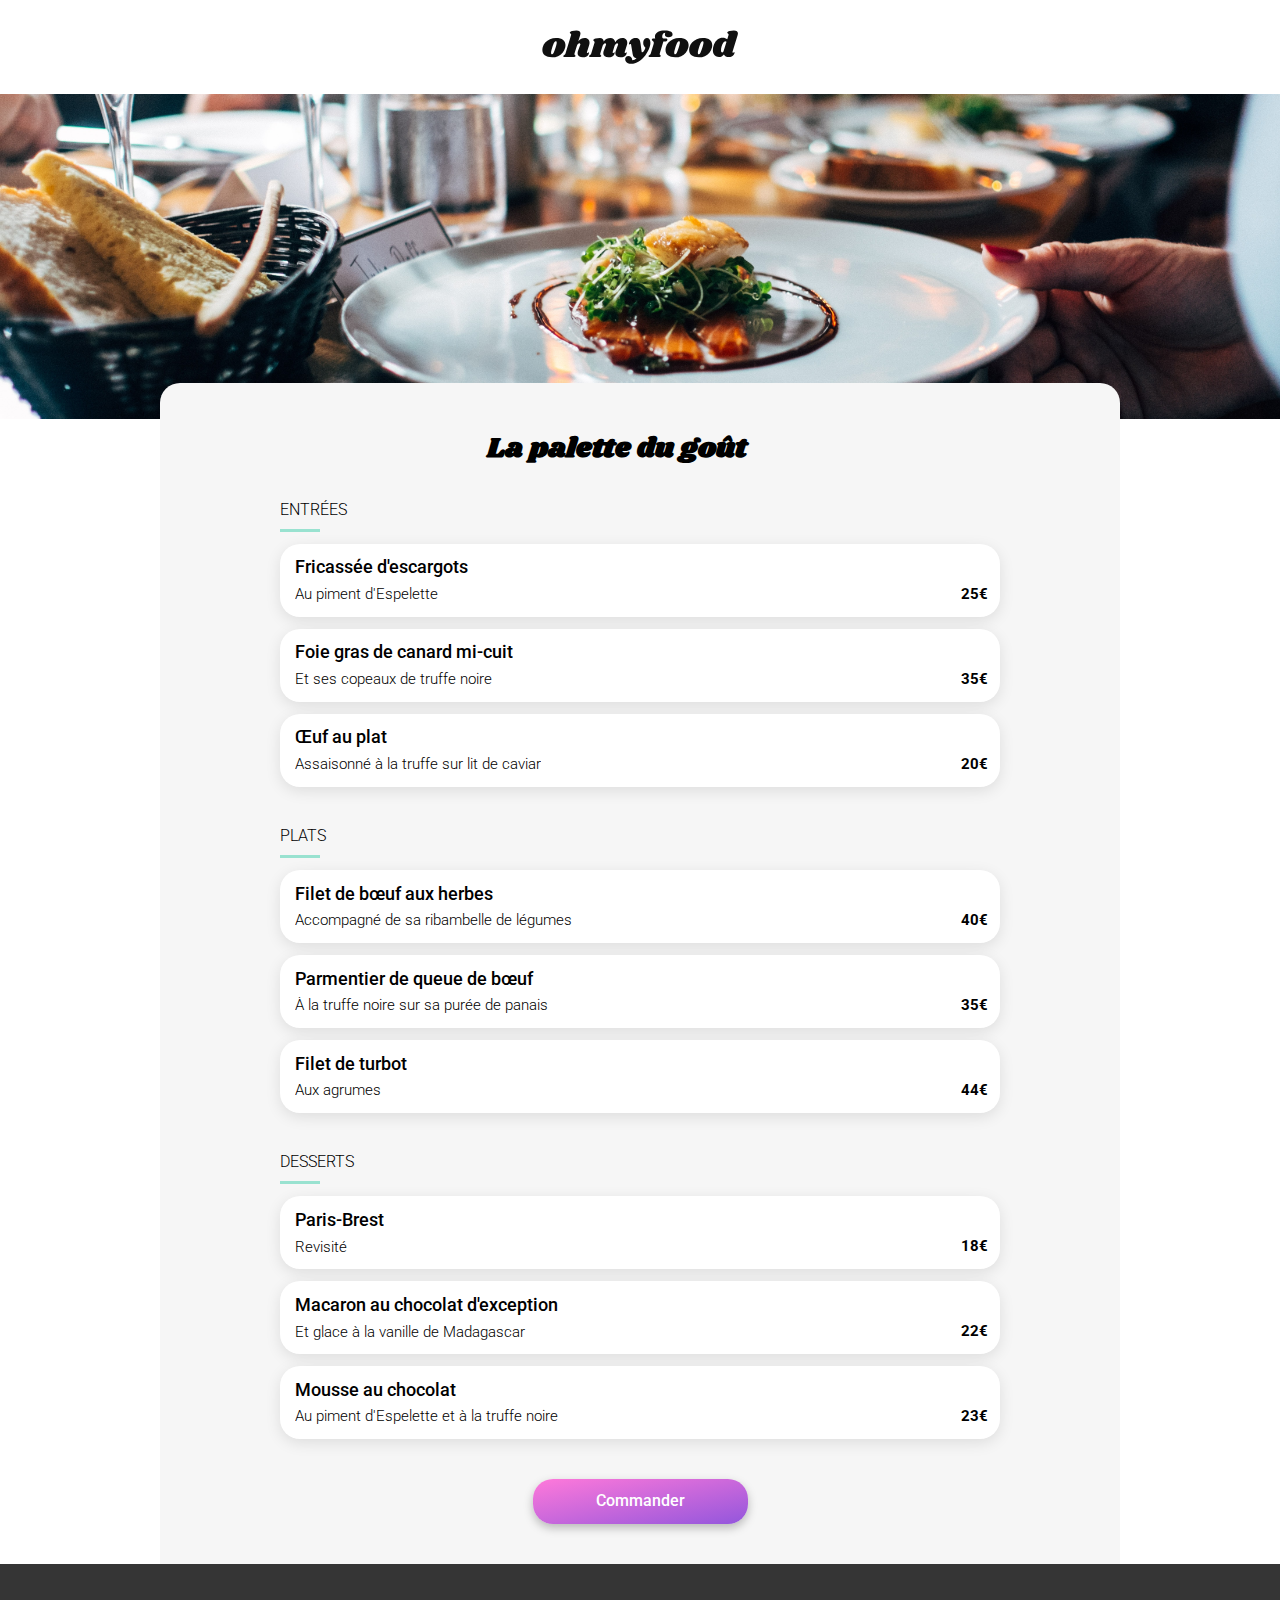
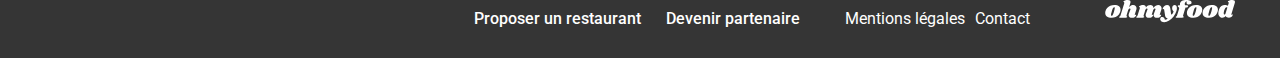
<file: restaurants/La-palette-du-gout.html>
<!DOCTYPE html>
<html lang="fr">
    <head>
        <meta charset="UTF-8">
        <meta name="viewport" content="width=device-width, initial-scale=1.0">
        <title>Ohmyfood | La palette du goût</title>
        <link rel="icon" href="../assets/images/favicon/favicon.ico">
        <link rel="stylesheet" href="https://cdnjs.cloudflare.com/ajax/libs/font-awesome/6.2.1/css/all.min.css"
        integrity="sha512-MV7K8+y+gLIBoVD59lQIYicR65iaqukzvf/nwasF0nqhPay5w/9lJmVM2hMDcnK1OnMGCdVK+iQrJ7lzPJQd1w=="
        crossorigin="anonymous" referrerpolicy="no-referrer">
        <link rel="stylesheet" href="../assets/style/main.css">
    </head>

    <body>
        <div class="main__container">
            <header>
                <div class="back__arrow">
                    <a href="../index.html">
                        <i class="fa-solid fa-arrow-left"></i>
                    </a>
                </div>
                <div class="logo__content">
                    <svg width="196" height="34" viewBox="0 0 196 34" fill="none" xmlns="http://www.w3.org/2000/svg">
                        <path d="M13.932 7.956C17.196 7.956 19.596 8.61599 21.132 9.936C22.692 11.256 23.472 12.984 23.472 15.12C23.472 15.84 23.376 16.644 23.184 17.532C22.728 19.5 21.876 21.228 20.628 22.716C19.38 24.18 17.844 25.32 16.02 26.136C14.22 26.928 12.264 27.324 10.152 27.324C6.81599 27.324 4.34399 26.664 2.73599 25.344C1.15199 24 0.359985 22.224 0.359985 20.016C0.359985 19.272 0.455985 18.444 0.647985 17.532C1.10399 15.66 1.96799 14.004 3.23999 12.564C4.53599 11.1 6.10799 9.972 7.95599 9.18C9.82799 8.364 11.82 7.956 13.932 7.956ZM13.824 11.16C13.32 11.16 12.78 11.616 12.204 12.528C11.652 13.416 10.992 15.108 10.224 17.604C9.45599 20.1 9.07199 21.852 9.07199 22.86C9.07199 23.388 9.15599 23.748 9.32399 23.94C9.49199 24.108 9.71999 24.192 10.008 24.192C10.512 24.24 11.028 23.808 11.556 22.896C12.108 21.984 12.792 20.208 13.608 17.568C14.352 15.24 14.724 13.548 14.724 12.492C14.724 11.988 14.64 11.64 14.472 11.448C14.328 11.256 14.112 11.16 13.824 11.16Z" fill="#101010"/>
                        <path d="M44.9899 22.032C44.9419 22.128 44.9179 22.272 44.9179 22.464C44.9179 22.632 44.9539 22.764 45.0259 22.86C45.1219 22.956 45.2419 23.004 45.3859 23.004C45.6739 23.004 45.9139 22.884 46.1059 22.644C46.3219 22.38 46.4659 22.248 46.5379 22.248C46.6579 22.248 46.7539 22.332 46.8259 22.5C46.8979 22.644 46.9339 22.824 46.9339 23.04C46.9579 23.736 46.7299 24.42 46.2499 25.092C45.7699 25.74 45.0619 26.28 44.1259 26.712C43.2139 27.12 42.1099 27.324 40.8139 27.324C39.2299 27.324 37.9699 26.964 37.0339 26.244C36.0979 25.5 35.6179 24.516 35.5939 23.292C35.5939 22.404 35.8099 21.408 36.2419 20.304L38.2219 15.12C38.3419 14.808 38.4019 14.556 38.4019 14.364C38.4019 14.052 38.2939 13.812 38.0779 13.644C37.8859 13.452 37.6459 13.356 37.3579 13.356C36.9019 13.356 36.4339 13.572 35.9539 14.004C35.4979 14.412 35.1259 15.084 34.8379 16.02V15.948L32.5699 23.256C32.4979 23.544 32.4619 23.796 32.4619 24.012C32.4619 24.324 32.5219 24.576 32.6419 24.768C32.7619 24.936 32.9299 25.104 33.1459 25.272C33.3139 25.44 33.4339 25.584 33.5059 25.704C33.5779 25.8 33.5899 25.932 33.5419 26.1C33.4219 26.412 33.1819 26.64 32.8219 26.784C32.4619 26.928 31.9099 27 31.1659 27H22.9579C22.3339 27 21.8779 26.904 21.5899 26.712C21.3019 26.496 21.2059 26.22 21.3019 25.884C21.3979 25.596 21.6499 25.344 22.0579 25.128C22.4179 24.936 22.7179 24.708 22.9579 24.444C23.1979 24.18 23.4019 23.76 23.5699 23.184L29.0419 5.22C29.1139 5.004 29.1499 4.824 29.1499 4.68C29.1499 4.416 29.0779 4.2 28.9339 4.032C28.8139 3.864 28.6459 3.696 28.4299 3.528C28.1899 3.336 28.0099 3.168 27.8899 3.024C27.7939 2.88 27.7819 2.688 27.8539 2.448C27.9979 1.896 28.7539 1.416 30.1219 1.00799C31.4899 0.599996 32.9179 0.395996 34.4059 0.395996C35.7979 0.395996 36.8179 0.659996 37.4659 1.188C38.1379 1.716 38.4739 2.436 38.4739 3.348C38.4739 3.876 38.3899 4.392 38.2219 4.896L36.2779 11.232C37.2139 10.008 38.1979 9.156 39.2299 8.676C40.2859 8.196 41.4259 7.956 42.6499 7.956C44.1139 7.956 45.2899 8.4 46.1779 9.288C47.0899 10.176 47.5459 11.328 47.5459 12.744C47.5459 13.488 47.4259 14.22 47.1859 14.94L44.9899 22.032Z" fill="#101010"/>
                        <path d="M82.7165 22.032C82.6685 22.128 82.6445 22.272 82.6445 22.464C82.6445 22.632 82.6805 22.764 82.7525 22.86C82.8485 22.956 82.9685 23.004 83.1125 23.004C83.4005 23.004 83.6405 22.884 83.8325 22.644C84.0485 22.38 84.1925 22.248 84.2645 22.248C84.3845 22.248 84.4805 22.332 84.5525 22.5C84.6245 22.644 84.6605 22.824 84.6605 23.04C84.6845 23.736 84.4565 24.42 83.9765 25.092C83.4965 25.74 82.7885 26.28 81.8525 26.712C80.9405 27.12 79.8365 27.324 78.5405 27.324C76.9565 27.324 75.6965 26.964 74.7605 26.244C73.8245 25.5 73.3445 24.516 73.3205 23.292C73.3205 22.404 73.5365 21.408 73.9685 20.304L75.9485 15.12C76.0685 14.808 76.1285 14.556 76.1285 14.364C76.1285 14.052 76.0205 13.812 75.8045 13.644C75.6125 13.452 75.3725 13.356 75.0845 13.356C74.6765 13.356 74.2565 13.536 73.8245 13.896C73.3925 14.256 73.0085 14.82 72.6725 15.588L70.6925 22.032C70.6445 22.128 70.6205 22.272 70.6205 22.464C70.6205 22.632 70.6565 22.764 70.7285 22.86C70.8245 22.956 70.9445 23.004 71.0885 23.004C71.3765 23.004 71.6165 22.884 71.8085 22.644C72.0245 22.38 72.1685 22.248 72.2405 22.248C72.3605 22.248 72.4565 22.332 72.5285 22.5C72.6005 22.644 72.6365 22.824 72.6365 23.04C72.6605 23.736 72.4325 24.42 71.9525 25.092C71.4725 25.74 70.7645 26.28 69.8285 26.712C68.9165 27.12 67.8125 27.324 66.5165 27.324C64.9325 27.324 63.6725 26.964 62.7365 26.244C61.8005 25.5 61.3205 24.516 61.2965 23.292C61.2965 22.404 61.5125 21.408 61.9445 20.304L63.9245 15.12C64.0445 14.808 64.1045 14.556 64.1045 14.364C64.1045 14.052 63.9965 13.812 63.7805 13.644C63.5885 13.452 63.3485 13.356 63.0605 13.356C62.6525 13.356 62.2325 13.536 61.8005 13.896C61.3685 14.232 61.0085 14.784 60.7205 15.552L58.3445 23.256C58.2485 23.52 58.2005 23.772 58.2005 24.012C58.2005 24.3 58.2605 24.54 58.3805 24.732C58.5005 24.9 58.6685 25.08 58.8845 25.272C59.0525 25.416 59.1725 25.548 59.2445 25.668C59.3165 25.788 59.3285 25.932 59.2805 26.1C59.1845 26.412 58.9565 26.64 58.5965 26.784C58.2365 26.928 57.6725 27 56.9045 27H48.6965C48.0725 27 47.6285 26.904 47.3645 26.712C47.0765 26.496 46.9685 26.22 47.0405 25.884C47.1365 25.596 47.3885 25.344 47.7965 25.128C48.1565 24.936 48.4565 24.708 48.6965 24.444C48.9365 24.18 49.1405 23.76 49.3085 23.184L52.5125 12.78C52.5605 12.66 52.5845 12.492 52.5845 12.276C52.5845 12.012 52.5245 11.808 52.4045 11.664C52.3085 11.52 52.1405 11.34 51.9005 11.124C51.6605 10.932 51.4925 10.764 51.3965 10.62C51.3005 10.476 51.2885 10.284 51.3605 10.044C51.5045 9.492 52.2605 9.012 53.6285 8.604C54.9965 8.172 56.4245 7.956 57.9125 7.956C59.0885 7.956 60.0125 8.28 60.6845 8.928C61.3805 9.576 61.7165 10.464 61.6925 11.592C62.6765 10.224 63.7085 9.276 64.7885 8.748C65.8925 8.22 67.0805 7.956 68.3525 7.956C69.7445 7.956 70.8725 8.364 71.7365 9.18C72.6245 9.972 73.1165 11.016 73.2125 12.312C74.2445 10.68 75.3485 9.552 76.5245 8.928C77.7005 8.28 78.9845 7.956 80.3765 7.956C81.8405 7.956 83.0165 8.4 83.9045 9.288C84.8165 10.176 85.2725 11.328 85.2725 12.744C85.2725 13.488 85.1525 14.22 84.9125 14.94L82.7165 22.032Z" fill="#101010"/>
                        <path d="M104.932 7.956C105.988 7.956 106.828 8.388 107.452 9.252C108.1 10.092 108.424 11.244 108.424 12.708C108.424 13.98 108.196 15.348 107.74 16.812C106.852 19.764 105.424 22.548 103.456 25.164C101.512 27.78 99.2675 29.88 96.7235 31.464C94.2035 33.048 91.6836 33.84 89.1636 33.84C87.9156 33.84 86.8355 33.624 85.9235 33.192C85.0355 32.76 84.3635 32.184 83.9075 31.464C83.4275 30.744 83.1875 29.976 83.1875 29.16C83.1875 28.8 83.2475 28.404 83.3675 27.972C83.5835 27.3 83.9435 26.784 84.4475 26.424C84.9515 26.064 85.5516 25.884 86.2476 25.884C87.3516 25.884 88.2515 26.256 88.9475 27C89.6675 27.768 90.1236 28.812 90.3156 30.132C91.8516 30.06 93.2675 29.4 94.5635 28.152C93.3395 27.936 92.4275 27.528 91.8275 26.928C91.2515 26.304 90.8555 25.344 90.6395 24.048L89.1995 15.228C89.1275 14.772 89.0195 14.46 88.8755 14.292C88.7555 14.1 88.5876 14.004 88.3716 14.004C88.2036 14.004 87.9995 14.088 87.7595 14.256C87.5435 14.424 87.3875 14.508 87.2915 14.508C87.0995 14.508 87.0035 14.304 87.0035 13.896C87.0035 13.56 87.0635 13.2 87.1835 12.816C87.6155 11.448 88.4196 10.296 89.5956 9.36C90.7716 8.4 92.1395 7.92 93.6995 7.92C95.2355 7.92 96.3635 8.376 97.0835 9.288C97.8275 10.2 98.3076 11.604 98.5236 13.5L99.6035 21.42C99.6755 22.02 99.8915 22.32 100.252 22.32C100.684 22.32 101.188 21.936 101.764 21.168C102.34 20.376 102.904 19.26 103.456 17.82C102.736 17.172 102.184 16.428 101.8 15.588C101.416 14.748 101.224 13.848 101.224 12.888C101.224 12.144 101.32 11.472 101.512 10.872C101.8 9.912 102.244 9.192 102.844 8.712C103.468 8.208 104.164 7.956 104.932 7.956Z" fill="#101010"/>
                        <path d="M122.864 0.395996C125.432 0.395996 127.352 0.791996 128.624 1.584C129.92 2.352 130.568 3.3 130.568 4.428C130.568 5.34 130.184 6.048 129.416 6.552C128.672 7.032 127.688 7.272 126.464 7.272C125.336 7.272 124.46 6.996 123.836 6.444C123.212 5.892 122.9 5.208 122.9 4.392C122.9 3.888 123.056 3.36 123.368 2.808C122.648 2.808 122.048 2.988 121.568 3.348C121.088 3.684 120.716 4.272 120.452 5.112C120.308 5.64 120.236 6.132 120.236 6.588C120.236 7.164 120.332 7.62 120.524 7.956C120.74 8.268 121.04 8.424 121.424 8.424H123.548C124.796 8.424 125.42 8.808 125.42 9.576C125.42 9.672 125.396 9.816 125.348 10.008C125.204 10.536 124.904 10.932 124.448 11.196C124.016 11.46 123.356 11.592 122.468 11.592H121.388L117.824 23.256C117.752 23.544 117.716 23.796 117.716 24.012C117.716 24.324 117.776 24.576 117.896 24.768C118.016 24.936 118.184 25.104 118.4 25.272C118.568 25.44 118.688 25.584 118.76 25.704C118.832 25.8 118.844 25.932 118.796 26.1C118.676 26.412 118.436 26.64 118.076 26.784C117.716 26.928 117.164 27 116.42 27H108.212C107.588 27 107.132 26.904 106.844 26.712C106.556 26.496 106.46 26.22 106.556 25.884C106.652 25.596 106.904 25.344 107.312 25.128C107.672 24.936 107.972 24.708 108.212 24.444C108.452 24.18 108.656 23.76 108.824 23.184L111.632 13.968C111.752 13.608 111.812 13.236 111.812 12.852C111.812 12.372 111.704 12 111.488 11.736C111.296 11.448 110.996 11.136 110.588 10.8C110.324 10.584 110.12 10.404 109.976 10.26C109.856 10.092 109.796 9.9 109.796 9.684C109.772 9.228 109.928 8.904 110.264 8.712C110.624 8.52 111.296 8.424 112.28 8.424H113.18C113.012 7.824 112.928 7.224 112.928 6.624C112.928 6.024 113.036 5.4 113.252 4.752C113.708 3.528 114.68 2.496 116.168 1.65599C117.68 0.815996 119.912 0.395996 122.864 0.395996Z" fill="#101010"/>
                        <path d="M137.084 7.956C140.348 7.956 142.748 8.61599 144.284 9.936C145.844 11.256 146.624 12.984 146.624 15.12C146.624 15.84 146.528 16.644 146.336 17.532C145.88 19.5 145.028 21.228 143.78 22.716C142.532 24.18 140.996 25.32 139.172 26.136C137.372 26.928 135.416 27.324 133.304 27.324C129.968 27.324 127.496 26.664 125.888 25.344C124.304 24 123.512 22.224 123.512 20.016C123.512 19.272 123.608 18.444 123.8 17.532C124.256 15.66 125.12 14.004 126.392 12.564C127.688 11.1 129.26 9.972 131.108 9.18C132.98 8.364 134.972 7.956 137.084 7.956ZM136.976 11.16C136.472 11.16 135.932 11.616 135.356 12.528C134.804 13.416 134.144 15.108 133.376 17.604C132.608 20.1 132.224 21.852 132.224 22.86C132.224 23.388 132.308 23.748 132.476 23.94C132.644 24.108 132.872 24.192 133.16 24.192C133.664 24.24 134.18 23.808 134.708 22.896C135.26 21.984 135.944 20.208 136.76 17.568C137.504 15.24 137.876 13.548 137.876 12.492C137.876 11.988 137.792 11.64 137.624 11.448C137.48 11.256 137.264 11.16 136.976 11.16Z" fill="#101010"/>
                        <path d="M160.709 7.956C163.973 7.956 166.373 8.61599 167.909 9.936C169.469 11.256 170.249 12.984 170.249 15.12C170.249 15.84 170.153 16.644 169.961 17.532C169.505 19.5 168.653 21.228 167.405 22.716C166.157 24.18 164.621 25.32 162.797 26.136C160.997 26.928 159.041 27.324 156.929 27.324C153.593 27.324 151.121 26.664 149.513 25.344C147.929 24 147.137 22.224 147.137 20.016C147.137 19.272 147.233 18.444 147.425 17.532C147.881 15.66 148.745 14.004 150.017 12.564C151.313 11.1 152.885 9.972 154.733 9.18C156.605 8.364 158.597 7.956 160.709 7.956ZM160.601 11.16C160.097 11.16 159.557 11.616 158.981 12.528C158.429 13.416 157.769 15.108 157.001 17.604C156.233 20.1 155.849 21.852 155.849 22.86C155.849 23.388 155.933 23.748 156.101 23.94C156.269 24.108 156.497 24.192 156.785 24.192C157.289 24.24 157.805 23.808 158.333 22.896C158.885 21.984 159.569 20.208 160.385 17.568C161.129 15.24 161.501 13.548 161.501 12.492C161.501 11.988 161.417 11.64 161.249 11.448C161.105 11.256 160.889 11.16 160.601 11.16Z" fill="#101010"/>
                        <path d="M190.526 21.816C190.478 22.008 190.454 22.14 190.454 22.212C190.454 22.38 190.502 22.512 190.598 22.608C190.694 22.704 190.814 22.752 190.958 22.752C191.246 22.752 191.486 22.632 191.678 22.392C191.894 22.128 192.038 21.996 192.11 21.996C192.23 21.996 192.326 22.08 192.398 22.248C192.47 22.416 192.506 22.608 192.506 22.824C192.53 23.472 192.278 24.132 191.75 24.804C191.246 25.476 190.562 26.028 189.698 26.46C188.834 26.892 187.898 27.108 186.89 27.108C185.69 27.108 184.646 26.88 183.758 26.424C182.87 25.968 182.258 25.368 181.922 24.624C181.274 25.464 180.53 26.088 179.69 26.496C178.85 26.904 177.962 27.108 177.026 27.108C175.922 27.108 174.89 26.832 173.93 26.28C172.994 25.728 172.238 24.948 171.662 23.94C171.11 22.908 170.834 21.744 170.834 20.448C170.834 18.264 171.242 16.212 172.058 14.292C172.898 12.348 174.062 10.788 175.55 9.612C177.038 8.412 178.73 7.812 180.626 7.812C181.658 7.812 182.534 7.932 183.254 8.172C183.998 8.412 184.67 8.772 185.27 9.252L186.494 5.22C186.566 5.004 186.602 4.824 186.602 4.68C186.602 4.416 186.53 4.2 186.386 4.032C186.266 3.864 186.098 3.696 185.882 3.528C185.642 3.336 185.462 3.168 185.342 3.024C185.246 2.88 185.234 2.688 185.306 2.448C185.45 1.896 186.206 1.416 187.574 1.00799C188.942 0.599996 190.37 0.395996 191.858 0.395996C193.25 0.395996 194.27 0.659996 194.918 1.188C195.59 1.716 195.926 2.436 195.926 3.348C195.926 3.876 195.842 4.392 195.674 4.896L190.526 21.816ZM184.514 11.7C184.13 11.364 183.71 11.196 183.254 11.196C182.558 11.196 181.874 11.712 181.202 12.744C180.53 13.776 179.99 15.024 179.582 16.488C179.174 17.952 178.982 19.272 179.006 20.448C179.006 21.768 179.438 22.428 180.302 22.428C180.614 22.428 180.878 22.308 181.094 22.068C181.31 21.804 181.514 21.384 181.706 20.808L184.514 11.7Z" fill="#101010"/>
                    </svg>
                </div>
           </header> 
           <main>
                <div class="restaurant__container">
                    <div class="banner">
                        <img class="banner__img" src="../assets/images/restaurants/jay-wennington-N_Y88TWmGwA-unsplash.jpg" alt="La palette du goût restaurant's picture">
                    </div>
                    <div class="restaurant__content">
                        <div class="restaurant__identity">
                            <div class="restaurant__title">
                                <h1>La palette du goût</h1>
                                <div class="restaurant__heart">
                                    <i class="fa-regular fa-heart"></i>
                                    <i class="fa-solid fa-heart fa-heart-hover"></i>
                                </div>
                            </div>
                            <div class="meals__grid">
                                <section class="meals__container delay__1">
                                    <h2>Entrées</h2>
                                    <hr>
                                    <div class="meals__list">
                                        <article class="meal__item">
                                            <div class="meal__description">
                                                <div class="meal__name">
                                                    <h3>Fricassée d'escargots</h3>
                                                    <p>Au piment d'Espelette</p>
                                                </div>
                                                <div class="meal__price">
                                                    <span>25€</span>
                                                </div>
                                            </div>
                                            <div class="meal__detail">
                                                <div class="meal__check">
                                                    <i class="fa-solid fa-check"></i>
                                                </div>
                                            </div>
                                        </article>
                                        <article class="meal__item">
                                            <div class="meal__description">
                                                <div class="meal__name">
                                                    <h3>Foie gras de canard mi-cuit</h3>
                                                    <p>Et ses copeaux de truffe noire</p>
                                                </div>
                                                <div class="meal__price">
                                                    <span>35€</span>
                                                </div>
                                            </div>
                                            <div class="meal__detail">
                                                <div class="meal__check">
                                                    <i class="fa-solid fa-check"></i>
                                                </div>
                                            </div>
                                        </article>
                                        <article class="meal__item">
                                            <div class="meal__description">
                                                <div class="meal__name">
                                                    <h3>Œuf au plat</h3>
                                                    <p>Assaisonné à la truffe sur lit de caviar</p>
                                                </div>
                                                <div class="meal__price">
                                                    <span>20€</span>
                                                </div>
                                            </div>
                                            <div class="meal__detail">
                                                <div class="meal__check">
                                                    <i class="fa-solid fa-check"></i>
                                                </div>
                                            </div>
                                        </article>
                                    </div>
                                </section>
                                <section class="meals__container delay__2">
                                    <h2>Plats</h2>
                                    <hr>
                                    <div class="meals__list">
                                        <article class="meal__item">
                                            <div class="meal__description">
                                                <div class="meal__name">
                                                    <h3>Filet de bœuf aux herbes</h3>
                                                    <p>Accompagné de sa ribambelle de légumes</p>
                                                </div>
                                                <div class="meal__price">
                                                    <span>40€</span>
                                                </div>
                                            </div>
                                            <div class="meal__detail">
                                                <div class="meal__check">
                                                    <i class="fa-solid fa-check"></i>
                                                </div>
                                            </div>
                                        </article>
                                        <article class="meal__item">
                                            <div class="meal__description">
                                                <div class="meal__name">
                                                    <h3>Parmentier de queue de bœuf</h3>
                                                    <p>À la truffe noire sur sa purée de panais</p>
                                                </div>
                                                <div class="meal__price">
                                                    <span>35€</span>
                                                </div>
                                            </div>
                                            <div class="meal__detail">
                                                <div class="meal__check">
                                                    <i class="fa-solid fa-check"></i>
                                                </div>
                                            </div>
                                        </article>
                                        <article class="meal__item">
                                            <div class="meal__description">
                                                <div class="meal__name">
                                                    <h3>Filet de turbot</h3>
                                                    <p>Aux agrumes</p>
                                                </div>
                                                <div class="meal__price">
                                                    <span>44€</span>
                                                </div>
                                            </div>
                                            <div class="meal__detail">
                                                <div class="meal__check">
                                                    <i class="fa-solid fa-check"></i>
                                                </div>
                                            </div>
                                        </article>
                                    </div>
                                </section>
                                <section class="meals__container delay__3">
                                    <h2>Desserts</h2>
                                    <hr>
                                    <div class="meals__list">
                                        <article class="meal__item">
                                            <div class="meal__description">
                                                <div class="meal__name">
                                                    <h3>Paris-Brest</h3>
                                                    <p>Revisité</p>
                                                </div>
                                                <div class="meal__price">
                                                    <span>18€</span>
                                                </div>
                                            </div>
                                            <div class="meal__detail">
                                                <div class="meal__check">
                                                    <i class="fa-solid fa-check"></i>
                                                </div>
                                            </div>
                                        </article>
                                        <article class="meal__item">
                                            <div class="meal__description">
                                                <div class="meal__name">
                                                    <h3>Macaron au chocolat d'exception</h3>
                                                    <p>Et glace à la vanille de Madagascar</p>
                                                </div>
                                                <div class="meal__price">
                                                    <span>22€</span>
                                                </div>
                                            </div>
                                            <div class="meal__detail">
                                                <div class="meal__check">
                                                    <i class="fa-solid fa-check"></i>
                                                </div>
                                            </div>
                                        </article>
                                        <article class="meal__item">
                                            <div class="meal__description">
                                                <div class="meal__name">
                                                    <h3>Mousse au chocolat</h3>
                                                    <p>Au piment d'Espelette et à la truffe noire</p>
                                                </div>
                                                <div class="meal__price">
                                                    <span>23€</span>
                                                </div>
                                            </div>
                                            <div class="meal__detail">
                                                <div class="meal__check">
                                                    <i class="fa-solid fa-check"></i>
                                                </div>
                                            </div>
                                        </article>
                                    </div>
                                </section>
                                <div class="order__btn">
                                    <a href="#" class="btn">Commander</a>
                                </div>
                            </div>
                        </div>
                    </div>
                </div>
           </main>
           <footer>
                <div class="content">
                    <div class="logo__footer">
                        <svg width="196" height="34" viewBox="0 0 196 34" fill="none" xmlns="http://www.w3.org/2000/svg">
                            <path d="M13.932 7.956C17.196 7.956 19.596 8.61599 21.132 9.936C22.692 11.256 23.472 12.984 23.472 15.12C23.472 15.84 23.376 16.644 23.184 17.532C22.728 19.5 21.876 21.228 20.628 22.716C19.38 24.18 17.844 25.32 16.02 26.136C14.22 26.928 12.264 27.324 10.152 27.324C6.81599 27.324 4.34399 26.664 2.73599 25.344C1.15199 24 0.359985 22.224 0.359985 20.016C0.359985 19.272 0.455985 18.444 0.647985 17.532C1.10399 15.66 1.96799 14.004 3.23999 12.564C4.53599 11.1 6.10799 9.972 7.95599 9.18C9.82799 8.364 11.82 7.956 13.932 7.956ZM13.824 11.16C13.32 11.16 12.78 11.616 12.204 12.528C11.652 13.416 10.992 15.108 10.224 17.604C9.45599 20.1 9.07199 21.852 9.07199 22.86C9.07199 23.388 9.15599 23.748 9.32399 23.94C9.49199 24.108 9.71999 24.192 10.008 24.192C10.512 24.24 11.028 23.808 11.556 22.896C12.108 21.984 12.792 20.208 13.608 17.568C14.352 15.24 14.724 13.548 14.724 12.492C14.724 11.988 14.64 11.64 14.472 11.448C14.328 11.256 14.112 11.16 13.824 11.16Z" fill="#101010"/>
                            <path d="M44.9899 22.032C44.9419 22.128 44.9179 22.272 44.9179 22.464C44.9179 22.632 44.9539 22.764 45.0259 22.86C45.1219 22.956 45.2419 23.004 45.3859 23.004C45.6739 23.004 45.9139 22.884 46.1059 22.644C46.3219 22.38 46.4659 22.248 46.5379 22.248C46.6579 22.248 46.7539 22.332 46.8259 22.5C46.8979 22.644 46.9339 22.824 46.9339 23.04C46.9579 23.736 46.7299 24.42 46.2499 25.092C45.7699 25.74 45.0619 26.28 44.1259 26.712C43.2139 27.12 42.1099 27.324 40.8139 27.324C39.2299 27.324 37.9699 26.964 37.0339 26.244C36.0979 25.5 35.6179 24.516 35.5939 23.292C35.5939 22.404 35.8099 21.408 36.2419 20.304L38.2219 15.12C38.3419 14.808 38.4019 14.556 38.4019 14.364C38.4019 14.052 38.2939 13.812 38.0779 13.644C37.8859 13.452 37.6459 13.356 37.3579 13.356C36.9019 13.356 36.4339 13.572 35.9539 14.004C35.4979 14.412 35.1259 15.084 34.8379 16.02V15.948L32.5699 23.256C32.4979 23.544 32.4619 23.796 32.4619 24.012C32.4619 24.324 32.5219 24.576 32.6419 24.768C32.7619 24.936 32.9299 25.104 33.1459 25.272C33.3139 25.44 33.4339 25.584 33.5059 25.704C33.5779 25.8 33.5899 25.932 33.5419 26.1C33.4219 26.412 33.1819 26.64 32.8219 26.784C32.4619 26.928 31.9099 27 31.1659 27H22.9579C22.3339 27 21.8779 26.904 21.5899 26.712C21.3019 26.496 21.2059 26.22 21.3019 25.884C21.3979 25.596 21.6499 25.344 22.0579 25.128C22.4179 24.936 22.7179 24.708 22.9579 24.444C23.1979 24.18 23.4019 23.76 23.5699 23.184L29.0419 5.22C29.1139 5.004 29.1499 4.824 29.1499 4.68C29.1499 4.416 29.0779 4.2 28.9339 4.032C28.8139 3.864 28.6459 3.696 28.4299 3.528C28.1899 3.336 28.0099 3.168 27.8899 3.024C27.7939 2.88 27.7819 2.688 27.8539 2.448C27.9979 1.896 28.7539 1.416 30.1219 1.00799C31.4899 0.599996 32.9179 0.395996 34.4059 0.395996C35.7979 0.395996 36.8179 0.659996 37.4659 1.188C38.1379 1.716 38.4739 2.436 38.4739 3.348C38.4739 3.876 38.3899 4.392 38.2219 4.896L36.2779 11.232C37.2139 10.008 38.1979 9.156 39.2299 8.676C40.2859 8.196 41.4259 7.956 42.6499 7.956C44.1139 7.956 45.2899 8.4 46.1779 9.288C47.0899 10.176 47.5459 11.328 47.5459 12.744C47.5459 13.488 47.4259 14.22 47.1859 14.94L44.9899 22.032Z" fill="#101010"/>
                            <path d="M82.7165 22.032C82.6685 22.128 82.6445 22.272 82.6445 22.464C82.6445 22.632 82.6805 22.764 82.7525 22.86C82.8485 22.956 82.9685 23.004 83.1125 23.004C83.4005 23.004 83.6405 22.884 83.8325 22.644C84.0485 22.38 84.1925 22.248 84.2645 22.248C84.3845 22.248 84.4805 22.332 84.5525 22.5C84.6245 22.644 84.6605 22.824 84.6605 23.04C84.6845 23.736 84.4565 24.42 83.9765 25.092C83.4965 25.74 82.7885 26.28 81.8525 26.712C80.9405 27.12 79.8365 27.324 78.5405 27.324C76.9565 27.324 75.6965 26.964 74.7605 26.244C73.8245 25.5 73.3445 24.516 73.3205 23.292C73.3205 22.404 73.5365 21.408 73.9685 20.304L75.9485 15.12C76.0685 14.808 76.1285 14.556 76.1285 14.364C76.1285 14.052 76.0205 13.812 75.8045 13.644C75.6125 13.452 75.3725 13.356 75.0845 13.356C74.6765 13.356 74.2565 13.536 73.8245 13.896C73.3925 14.256 73.0085 14.82 72.6725 15.588L70.6925 22.032C70.6445 22.128 70.6205 22.272 70.6205 22.464C70.6205 22.632 70.6565 22.764 70.7285 22.86C70.8245 22.956 70.9445 23.004 71.0885 23.004C71.3765 23.004 71.6165 22.884 71.8085 22.644C72.0245 22.38 72.1685 22.248 72.2405 22.248C72.3605 22.248 72.4565 22.332 72.5285 22.5C72.6005 22.644 72.6365 22.824 72.6365 23.04C72.6605 23.736 72.4325 24.42 71.9525 25.092C71.4725 25.74 70.7645 26.28 69.8285 26.712C68.9165 27.12 67.8125 27.324 66.5165 27.324C64.9325 27.324 63.6725 26.964 62.7365 26.244C61.8005 25.5 61.3205 24.516 61.2965 23.292C61.2965 22.404 61.5125 21.408 61.9445 20.304L63.9245 15.12C64.0445 14.808 64.1045 14.556 64.1045 14.364C64.1045 14.052 63.9965 13.812 63.7805 13.644C63.5885 13.452 63.3485 13.356 63.0605 13.356C62.6525 13.356 62.2325 13.536 61.8005 13.896C61.3685 14.232 61.0085 14.784 60.7205 15.552L58.3445 23.256C58.2485 23.52 58.2005 23.772 58.2005 24.012C58.2005 24.3 58.2605 24.54 58.3805 24.732C58.5005 24.9 58.6685 25.08 58.8845 25.272C59.0525 25.416 59.1725 25.548 59.2445 25.668C59.3165 25.788 59.3285 25.932 59.2805 26.1C59.1845 26.412 58.9565 26.64 58.5965 26.784C58.2365 26.928 57.6725 27 56.9045 27H48.6965C48.0725 27 47.6285 26.904 47.3645 26.712C47.0765 26.496 46.9685 26.22 47.0405 25.884C47.1365 25.596 47.3885 25.344 47.7965 25.128C48.1565 24.936 48.4565 24.708 48.6965 24.444C48.9365 24.18 49.1405 23.76 49.3085 23.184L52.5125 12.78C52.5605 12.66 52.5845 12.492 52.5845 12.276C52.5845 12.012 52.5245 11.808 52.4045 11.664C52.3085 11.52 52.1405 11.34 51.9005 11.124C51.6605 10.932 51.4925 10.764 51.3965 10.62C51.3005 10.476 51.2885 10.284 51.3605 10.044C51.5045 9.492 52.2605 9.012 53.6285 8.604C54.9965 8.172 56.4245 7.956 57.9125 7.956C59.0885 7.956 60.0125 8.28 60.6845 8.928C61.3805 9.576 61.7165 10.464 61.6925 11.592C62.6765 10.224 63.7085 9.276 64.7885 8.748C65.8925 8.22 67.0805 7.956 68.3525 7.956C69.7445 7.956 70.8725 8.364 71.7365 9.18C72.6245 9.972 73.1165 11.016 73.2125 12.312C74.2445 10.68 75.3485 9.552 76.5245 8.928C77.7005 8.28 78.9845 7.956 80.3765 7.956C81.8405 7.956 83.0165 8.4 83.9045 9.288C84.8165 10.176 85.2725 11.328 85.2725 12.744C85.2725 13.488 85.1525 14.22 84.9125 14.94L82.7165 22.032Z" fill="#101010"/>
                            <path d="M104.932 7.956C105.988 7.956 106.828 8.388 107.452 9.252C108.1 10.092 108.424 11.244 108.424 12.708C108.424 13.98 108.196 15.348 107.74 16.812C106.852 19.764 105.424 22.548 103.456 25.164C101.512 27.78 99.2675 29.88 96.7235 31.464C94.2035 33.048 91.6836 33.84 89.1636 33.84C87.9156 33.84 86.8355 33.624 85.9235 33.192C85.0355 32.76 84.3635 32.184 83.9075 31.464C83.4275 30.744 83.1875 29.976 83.1875 29.16C83.1875 28.8 83.2475 28.404 83.3675 27.972C83.5835 27.3 83.9435 26.784 84.4475 26.424C84.9515 26.064 85.5516 25.884 86.2476 25.884C87.3516 25.884 88.2515 26.256 88.9475 27C89.6675 27.768 90.1236 28.812 90.3156 30.132C91.8516 30.06 93.2675 29.4 94.5635 28.152C93.3395 27.936 92.4275 27.528 91.8275 26.928C91.2515 26.304 90.8555 25.344 90.6395 24.048L89.1995 15.228C89.1275 14.772 89.0195 14.46 88.8755 14.292C88.7555 14.1 88.5876 14.004 88.3716 14.004C88.2036 14.004 87.9995 14.088 87.7595 14.256C87.5435 14.424 87.3875 14.508 87.2915 14.508C87.0995 14.508 87.0035 14.304 87.0035 13.896C87.0035 13.56 87.0635 13.2 87.1835 12.816C87.6155 11.448 88.4196 10.296 89.5956 9.36C90.7716 8.4 92.1395 7.92 93.6995 7.92C95.2355 7.92 96.3635 8.376 97.0835 9.288C97.8275 10.2 98.3076 11.604 98.5236 13.5L99.6035 21.42C99.6755 22.02 99.8915 22.32 100.252 22.32C100.684 22.32 101.188 21.936 101.764 21.168C102.34 20.376 102.904 19.26 103.456 17.82C102.736 17.172 102.184 16.428 101.8 15.588C101.416 14.748 101.224 13.848 101.224 12.888C101.224 12.144 101.32 11.472 101.512 10.872C101.8 9.912 102.244 9.192 102.844 8.712C103.468 8.208 104.164 7.956 104.932 7.956Z" fill="#101010"/>
                            <path d="M122.864 0.395996C125.432 0.395996 127.352 0.791996 128.624 1.584C129.92 2.352 130.568 3.3 130.568 4.428C130.568 5.34 130.184 6.048 129.416 6.552C128.672 7.032 127.688 7.272 126.464 7.272C125.336 7.272 124.46 6.996 123.836 6.444C123.212 5.892 122.9 5.208 122.9 4.392C122.9 3.888 123.056 3.36 123.368 2.808C122.648 2.808 122.048 2.988 121.568 3.348C121.088 3.684 120.716 4.272 120.452 5.112C120.308 5.64 120.236 6.132 120.236 6.588C120.236 7.164 120.332 7.62 120.524 7.956C120.74 8.268 121.04 8.424 121.424 8.424H123.548C124.796 8.424 125.42 8.808 125.42 9.576C125.42 9.672 125.396 9.816 125.348 10.008C125.204 10.536 124.904 10.932 124.448 11.196C124.016 11.46 123.356 11.592 122.468 11.592H121.388L117.824 23.256C117.752 23.544 117.716 23.796 117.716 24.012C117.716 24.324 117.776 24.576 117.896 24.768C118.016 24.936 118.184 25.104 118.4 25.272C118.568 25.44 118.688 25.584 118.76 25.704C118.832 25.8 118.844 25.932 118.796 26.1C118.676 26.412 118.436 26.64 118.076 26.784C117.716 26.928 117.164 27 116.42 27H108.212C107.588 27 107.132 26.904 106.844 26.712C106.556 26.496 106.46 26.22 106.556 25.884C106.652 25.596 106.904 25.344 107.312 25.128C107.672 24.936 107.972 24.708 108.212 24.444C108.452 24.18 108.656 23.76 108.824 23.184L111.632 13.968C111.752 13.608 111.812 13.236 111.812 12.852C111.812 12.372 111.704 12 111.488 11.736C111.296 11.448 110.996 11.136 110.588 10.8C110.324 10.584 110.12 10.404 109.976 10.26C109.856 10.092 109.796 9.9 109.796 9.684C109.772 9.228 109.928 8.904 110.264 8.712C110.624 8.52 111.296 8.424 112.28 8.424H113.18C113.012 7.824 112.928 7.224 112.928 6.624C112.928 6.024 113.036 5.4 113.252 4.752C113.708 3.528 114.68 2.496 116.168 1.65599C117.68 0.815996 119.912 0.395996 122.864 0.395996Z" fill="#101010"/>
                            <path d="M137.084 7.956C140.348 7.956 142.748 8.61599 144.284 9.936C145.844 11.256 146.624 12.984 146.624 15.12C146.624 15.84 146.528 16.644 146.336 17.532C145.88 19.5 145.028 21.228 143.78 22.716C142.532 24.18 140.996 25.32 139.172 26.136C137.372 26.928 135.416 27.324 133.304 27.324C129.968 27.324 127.496 26.664 125.888 25.344C124.304 24 123.512 22.224 123.512 20.016C123.512 19.272 123.608 18.444 123.8 17.532C124.256 15.66 125.12 14.004 126.392 12.564C127.688 11.1 129.26 9.972 131.108 9.18C132.98 8.364 134.972 7.956 137.084 7.956ZM136.976 11.16C136.472 11.16 135.932 11.616 135.356 12.528C134.804 13.416 134.144 15.108 133.376 17.604C132.608 20.1 132.224 21.852 132.224 22.86C132.224 23.388 132.308 23.748 132.476 23.94C132.644 24.108 132.872 24.192 133.16 24.192C133.664 24.24 134.18 23.808 134.708 22.896C135.26 21.984 135.944 20.208 136.76 17.568C137.504 15.24 137.876 13.548 137.876 12.492C137.876 11.988 137.792 11.64 137.624 11.448C137.48 11.256 137.264 11.16 136.976 11.16Z" fill="#101010"/>
                            <path d="M160.709 7.956C163.973 7.956 166.373 8.61599 167.909 9.936C169.469 11.256 170.249 12.984 170.249 15.12C170.249 15.84 170.153 16.644 169.961 17.532C169.505 19.5 168.653 21.228 167.405 22.716C166.157 24.18 164.621 25.32 162.797 26.136C160.997 26.928 159.041 27.324 156.929 27.324C153.593 27.324 151.121 26.664 149.513 25.344C147.929 24 147.137 22.224 147.137 20.016C147.137 19.272 147.233 18.444 147.425 17.532C147.881 15.66 148.745 14.004 150.017 12.564C151.313 11.1 152.885 9.972 154.733 9.18C156.605 8.364 158.597 7.956 160.709 7.956ZM160.601 11.16C160.097 11.16 159.557 11.616 158.981 12.528C158.429 13.416 157.769 15.108 157.001 17.604C156.233 20.1 155.849 21.852 155.849 22.86C155.849 23.388 155.933 23.748 156.101 23.94C156.269 24.108 156.497 24.192 156.785 24.192C157.289 24.24 157.805 23.808 158.333 22.896C158.885 21.984 159.569 20.208 160.385 17.568C161.129 15.24 161.501 13.548 161.501 12.492C161.501 11.988 161.417 11.64 161.249 11.448C161.105 11.256 160.889 11.16 160.601 11.16Z" fill="#101010"/>
                            <path d="M190.526 21.816C190.478 22.008 190.454 22.14 190.454 22.212C190.454 22.38 190.502 22.512 190.598 22.608C190.694 22.704 190.814 22.752 190.958 22.752C191.246 22.752 191.486 22.632 191.678 22.392C191.894 22.128 192.038 21.996 192.11 21.996C192.23 21.996 192.326 22.08 192.398 22.248C192.47 22.416 192.506 22.608 192.506 22.824C192.53 23.472 192.278 24.132 191.75 24.804C191.246 25.476 190.562 26.028 189.698 26.46C188.834 26.892 187.898 27.108 186.89 27.108C185.69 27.108 184.646 26.88 183.758 26.424C182.87 25.968 182.258 25.368 181.922 24.624C181.274 25.464 180.53 26.088 179.69 26.496C178.85 26.904 177.962 27.108 177.026 27.108C175.922 27.108 174.89 26.832 173.93 26.28C172.994 25.728 172.238 24.948 171.662 23.94C171.11 22.908 170.834 21.744 170.834 20.448C170.834 18.264 171.242 16.212 172.058 14.292C172.898 12.348 174.062 10.788 175.55 9.612C177.038 8.412 178.73 7.812 180.626 7.812C181.658 7.812 182.534 7.932 183.254 8.172C183.998 8.412 184.67 8.772 185.27 9.252L186.494 5.22C186.566 5.004 186.602 4.824 186.602 4.68C186.602 4.416 186.53 4.2 186.386 4.032C186.266 3.864 186.098 3.696 185.882 3.528C185.642 3.336 185.462 3.168 185.342 3.024C185.246 2.88 185.234 2.688 185.306 2.448C185.45 1.896 186.206 1.416 187.574 1.00799C188.942 0.599996 190.37 0.395996 191.858 0.395996C193.25 0.395996 194.27 0.659996 194.918 1.188C195.59 1.716 195.926 2.436 195.926 3.348C195.926 3.876 195.842 4.392 195.674 4.896L190.526 21.816ZM184.514 11.7C184.13 11.364 183.71 11.196 183.254 11.196C182.558 11.196 181.874 11.712 181.202 12.744C180.53 13.776 179.99 15.024 179.582 16.488C179.174 17.952 178.982 19.272 179.006 20.448C179.006 21.768 179.438 22.428 180.302 22.428C180.614 22.428 180.878 22.308 181.094 22.068C181.31 21.804 181.514 21.384 181.706 20.808L184.514 11.7Z" fill="#101010"/>
                        </svg>    
                    </div>
                    <div class="ml">
                        <ul>
                            <li><a href="#" class="bold"><i class="fa-solid fa-utensils picto__footer"></i>Proposer un restaurant</a></li>
                            <li><a href="#" class="bold"><i class="fa-solid fa-handshake-angle picto__footer"></i>Devenir partenaire</a></li>
                            <li><a href="#">Mentions légales</a></li>
                            <li><a href="mailto:email@exemple.fr">Contact</a></li>
                        </ul>
                    </div>
                </div>
            </footer>
        </div>
    </body>
</html>
</file>
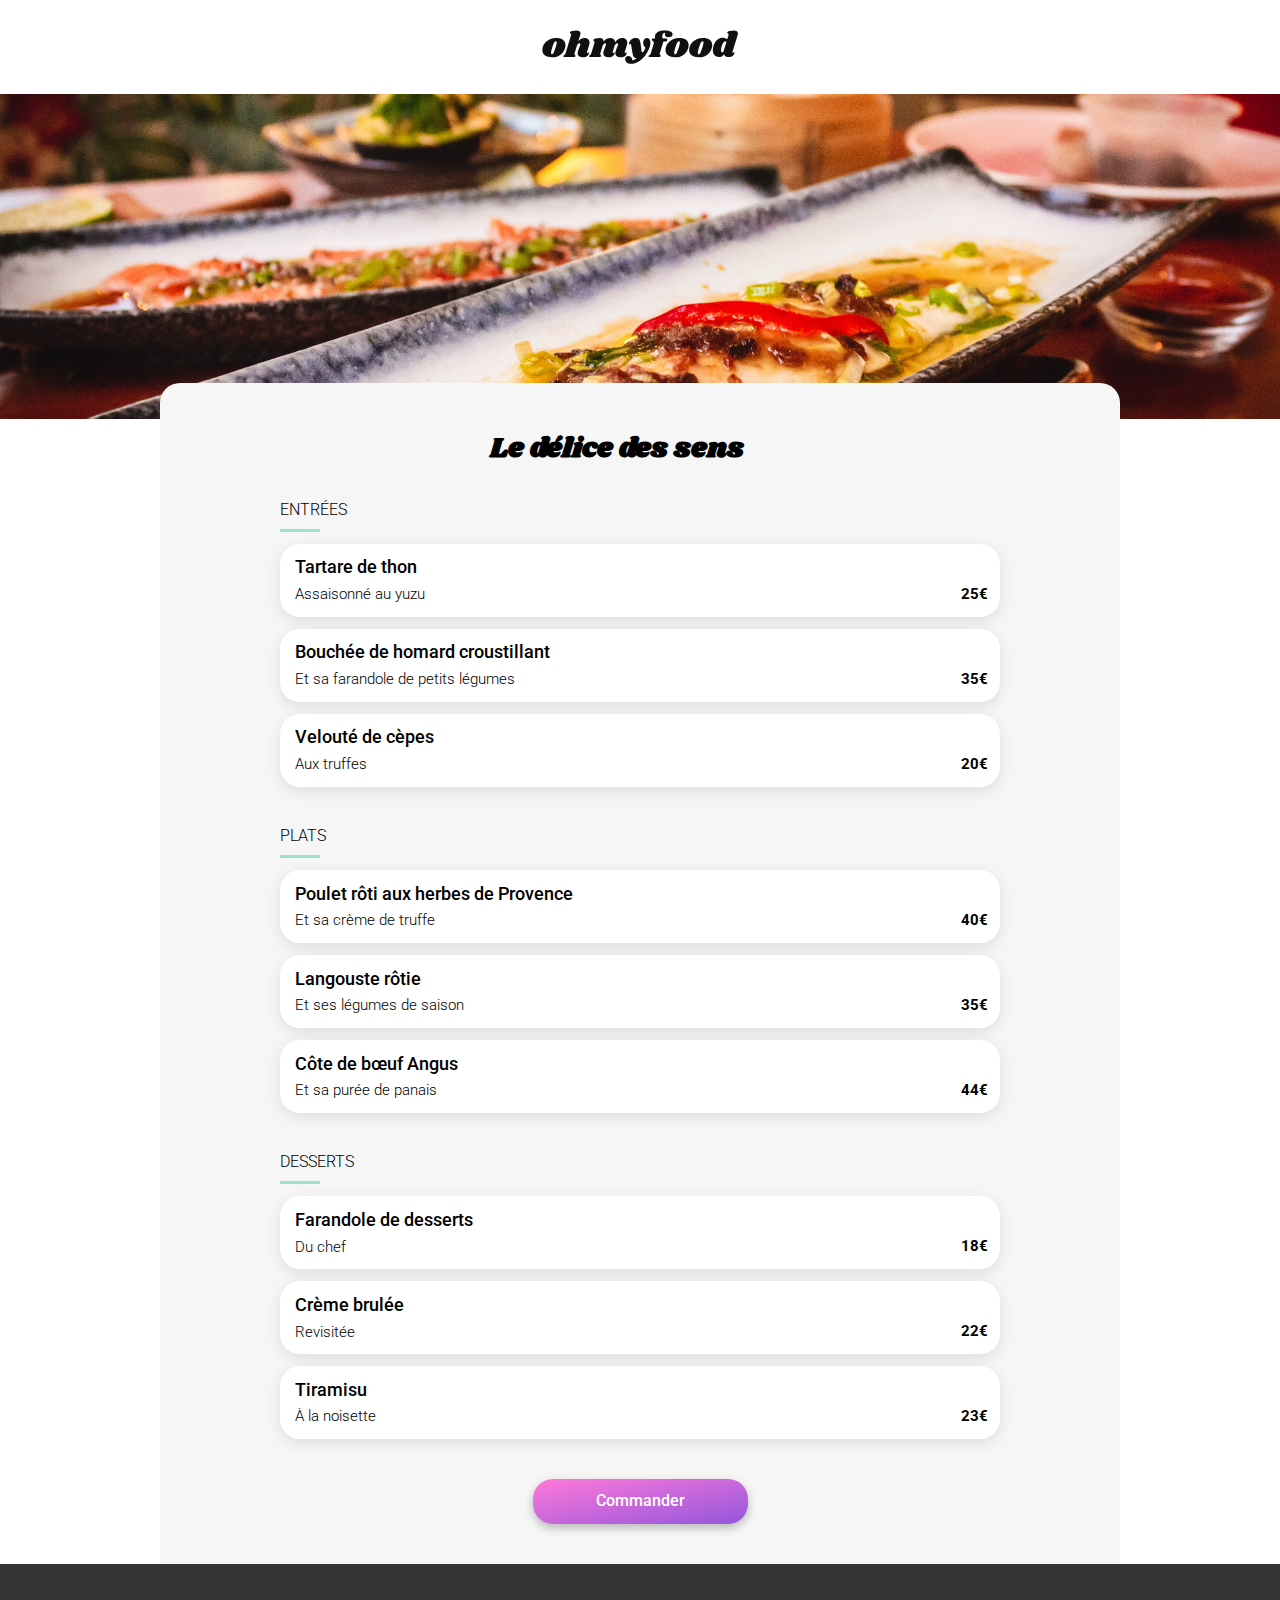
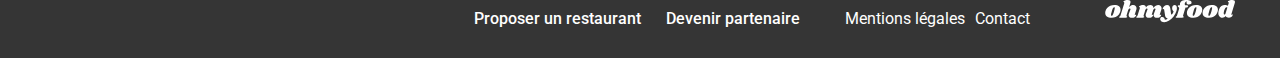
<file: restaurants/Le-delice-des-sens.html>
<!DOCTYPE html>
<html lang="fr">
    <head>
        <meta charset="UTF-8">
        <meta name="viewport" content="width=device-width, initial-scale=1.0">
        <title>Ohmyfood | Le délice des sens</title>
        <link rel="icon" href="../assets/images/favicon/favicon.ico">
        <link rel="stylesheet" href="https://cdnjs.cloudflare.com/ajax/libs/font-awesome/6.2.1/css/all.min.css"
        integrity="sha512-MV7K8+y+gLIBoVD59lQIYicR65iaqukzvf/nwasF0nqhPay5w/9lJmVM2hMDcnK1OnMGCdVK+iQrJ7lzPJQd1w=="
        crossorigin="anonymous" referrerpolicy="no-referrer">
        <link rel="stylesheet" href="../assets/style/main.css">
    </head>
    <body>
        <div class="main__container">
            <header>
                <div class="back__arrow">
                    <a href="../index.html">
                        <i class="fa-solid fa-arrow-left"></i>
                    </a>
                </div>
                <div class="logo__content">
                    <svg width="196" height="34" viewBox="0 0 196 34" fill="none" xmlns="http://www.w3.org/2000/svg">
                        <path d="M13.932 7.956C17.196 7.956 19.596 8.61599 21.132 9.936C22.692 11.256 23.472 12.984 23.472 15.12C23.472 15.84 23.376 16.644 23.184 17.532C22.728 19.5 21.876 21.228 20.628 22.716C19.38 24.18 17.844 25.32 16.02 26.136C14.22 26.928 12.264 27.324 10.152 27.324C6.81599 27.324 4.34399 26.664 2.73599 25.344C1.15199 24 0.359985 22.224 0.359985 20.016C0.359985 19.272 0.455985 18.444 0.647985 17.532C1.10399 15.66 1.96799 14.004 3.23999 12.564C4.53599 11.1 6.10799 9.972 7.95599 9.18C9.82799 8.364 11.82 7.956 13.932 7.956ZM13.824 11.16C13.32 11.16 12.78 11.616 12.204 12.528C11.652 13.416 10.992 15.108 10.224 17.604C9.45599 20.1 9.07199 21.852 9.07199 22.86C9.07199 23.388 9.15599 23.748 9.32399 23.94C9.49199 24.108 9.71999 24.192 10.008 24.192C10.512 24.24 11.028 23.808 11.556 22.896C12.108 21.984 12.792 20.208 13.608 17.568C14.352 15.24 14.724 13.548 14.724 12.492C14.724 11.988 14.64 11.64 14.472 11.448C14.328 11.256 14.112 11.16 13.824 11.16Z" fill="#101010"/>
                        <path d="M44.9899 22.032C44.9419 22.128 44.9179 22.272 44.9179 22.464C44.9179 22.632 44.9539 22.764 45.0259 22.86C45.1219 22.956 45.2419 23.004 45.3859 23.004C45.6739 23.004 45.9139 22.884 46.1059 22.644C46.3219 22.38 46.4659 22.248 46.5379 22.248C46.6579 22.248 46.7539 22.332 46.8259 22.5C46.8979 22.644 46.9339 22.824 46.9339 23.04C46.9579 23.736 46.7299 24.42 46.2499 25.092C45.7699 25.74 45.0619 26.28 44.1259 26.712C43.2139 27.12 42.1099 27.324 40.8139 27.324C39.2299 27.324 37.9699 26.964 37.0339 26.244C36.0979 25.5 35.6179 24.516 35.5939 23.292C35.5939 22.404 35.8099 21.408 36.2419 20.304L38.2219 15.12C38.3419 14.808 38.4019 14.556 38.4019 14.364C38.4019 14.052 38.2939 13.812 38.0779 13.644C37.8859 13.452 37.6459 13.356 37.3579 13.356C36.9019 13.356 36.4339 13.572 35.9539 14.004C35.4979 14.412 35.1259 15.084 34.8379 16.02V15.948L32.5699 23.256C32.4979 23.544 32.4619 23.796 32.4619 24.012C32.4619 24.324 32.5219 24.576 32.6419 24.768C32.7619 24.936 32.9299 25.104 33.1459 25.272C33.3139 25.44 33.4339 25.584 33.5059 25.704C33.5779 25.8 33.5899 25.932 33.5419 26.1C33.4219 26.412 33.1819 26.64 32.8219 26.784C32.4619 26.928 31.9099 27 31.1659 27H22.9579C22.3339 27 21.8779 26.904 21.5899 26.712C21.3019 26.496 21.2059 26.22 21.3019 25.884C21.3979 25.596 21.6499 25.344 22.0579 25.128C22.4179 24.936 22.7179 24.708 22.9579 24.444C23.1979 24.18 23.4019 23.76 23.5699 23.184L29.0419 5.22C29.1139 5.004 29.1499 4.824 29.1499 4.68C29.1499 4.416 29.0779 4.2 28.9339 4.032C28.8139 3.864 28.6459 3.696 28.4299 3.528C28.1899 3.336 28.0099 3.168 27.8899 3.024C27.7939 2.88 27.7819 2.688 27.8539 2.448C27.9979 1.896 28.7539 1.416 30.1219 1.00799C31.4899 0.599996 32.9179 0.395996 34.4059 0.395996C35.7979 0.395996 36.8179 0.659996 37.4659 1.188C38.1379 1.716 38.4739 2.436 38.4739 3.348C38.4739 3.876 38.3899 4.392 38.2219 4.896L36.2779 11.232C37.2139 10.008 38.1979 9.156 39.2299 8.676C40.2859 8.196 41.4259 7.956 42.6499 7.956C44.1139 7.956 45.2899 8.4 46.1779 9.288C47.0899 10.176 47.5459 11.328 47.5459 12.744C47.5459 13.488 47.4259 14.22 47.1859 14.94L44.9899 22.032Z" fill="#101010"/>
                        <path d="M82.7165 22.032C82.6685 22.128 82.6445 22.272 82.6445 22.464C82.6445 22.632 82.6805 22.764 82.7525 22.86C82.8485 22.956 82.9685 23.004 83.1125 23.004C83.4005 23.004 83.6405 22.884 83.8325 22.644C84.0485 22.38 84.1925 22.248 84.2645 22.248C84.3845 22.248 84.4805 22.332 84.5525 22.5C84.6245 22.644 84.6605 22.824 84.6605 23.04C84.6845 23.736 84.4565 24.42 83.9765 25.092C83.4965 25.74 82.7885 26.28 81.8525 26.712C80.9405 27.12 79.8365 27.324 78.5405 27.324C76.9565 27.324 75.6965 26.964 74.7605 26.244C73.8245 25.5 73.3445 24.516 73.3205 23.292C73.3205 22.404 73.5365 21.408 73.9685 20.304L75.9485 15.12C76.0685 14.808 76.1285 14.556 76.1285 14.364C76.1285 14.052 76.0205 13.812 75.8045 13.644C75.6125 13.452 75.3725 13.356 75.0845 13.356C74.6765 13.356 74.2565 13.536 73.8245 13.896C73.3925 14.256 73.0085 14.82 72.6725 15.588L70.6925 22.032C70.6445 22.128 70.6205 22.272 70.6205 22.464C70.6205 22.632 70.6565 22.764 70.7285 22.86C70.8245 22.956 70.9445 23.004 71.0885 23.004C71.3765 23.004 71.6165 22.884 71.8085 22.644C72.0245 22.38 72.1685 22.248 72.2405 22.248C72.3605 22.248 72.4565 22.332 72.5285 22.5C72.6005 22.644 72.6365 22.824 72.6365 23.04C72.6605 23.736 72.4325 24.42 71.9525 25.092C71.4725 25.74 70.7645 26.28 69.8285 26.712C68.9165 27.12 67.8125 27.324 66.5165 27.324C64.9325 27.324 63.6725 26.964 62.7365 26.244C61.8005 25.5 61.3205 24.516 61.2965 23.292C61.2965 22.404 61.5125 21.408 61.9445 20.304L63.9245 15.12C64.0445 14.808 64.1045 14.556 64.1045 14.364C64.1045 14.052 63.9965 13.812 63.7805 13.644C63.5885 13.452 63.3485 13.356 63.0605 13.356C62.6525 13.356 62.2325 13.536 61.8005 13.896C61.3685 14.232 61.0085 14.784 60.7205 15.552L58.3445 23.256C58.2485 23.52 58.2005 23.772 58.2005 24.012C58.2005 24.3 58.2605 24.54 58.3805 24.732C58.5005 24.9 58.6685 25.08 58.8845 25.272C59.0525 25.416 59.1725 25.548 59.2445 25.668C59.3165 25.788 59.3285 25.932 59.2805 26.1C59.1845 26.412 58.9565 26.64 58.5965 26.784C58.2365 26.928 57.6725 27 56.9045 27H48.6965C48.0725 27 47.6285 26.904 47.3645 26.712C47.0765 26.496 46.9685 26.22 47.0405 25.884C47.1365 25.596 47.3885 25.344 47.7965 25.128C48.1565 24.936 48.4565 24.708 48.6965 24.444C48.9365 24.18 49.1405 23.76 49.3085 23.184L52.5125 12.78C52.5605 12.66 52.5845 12.492 52.5845 12.276C52.5845 12.012 52.5245 11.808 52.4045 11.664C52.3085 11.52 52.1405 11.34 51.9005 11.124C51.6605 10.932 51.4925 10.764 51.3965 10.62C51.3005 10.476 51.2885 10.284 51.3605 10.044C51.5045 9.492 52.2605 9.012 53.6285 8.604C54.9965 8.172 56.4245 7.956 57.9125 7.956C59.0885 7.956 60.0125 8.28 60.6845 8.928C61.3805 9.576 61.7165 10.464 61.6925 11.592C62.6765 10.224 63.7085 9.276 64.7885 8.748C65.8925 8.22 67.0805 7.956 68.3525 7.956C69.7445 7.956 70.8725 8.364 71.7365 9.18C72.6245 9.972 73.1165 11.016 73.2125 12.312C74.2445 10.68 75.3485 9.552 76.5245 8.928C77.7005 8.28 78.9845 7.956 80.3765 7.956C81.8405 7.956 83.0165 8.4 83.9045 9.288C84.8165 10.176 85.2725 11.328 85.2725 12.744C85.2725 13.488 85.1525 14.22 84.9125 14.94L82.7165 22.032Z" fill="#101010"/>
                        <path d="M104.932 7.956C105.988 7.956 106.828 8.388 107.452 9.252C108.1 10.092 108.424 11.244 108.424 12.708C108.424 13.98 108.196 15.348 107.74 16.812C106.852 19.764 105.424 22.548 103.456 25.164C101.512 27.78 99.2675 29.88 96.7235 31.464C94.2035 33.048 91.6836 33.84 89.1636 33.84C87.9156 33.84 86.8355 33.624 85.9235 33.192C85.0355 32.76 84.3635 32.184 83.9075 31.464C83.4275 30.744 83.1875 29.976 83.1875 29.16C83.1875 28.8 83.2475 28.404 83.3675 27.972C83.5835 27.3 83.9435 26.784 84.4475 26.424C84.9515 26.064 85.5516 25.884 86.2476 25.884C87.3516 25.884 88.2515 26.256 88.9475 27C89.6675 27.768 90.1236 28.812 90.3156 30.132C91.8516 30.06 93.2675 29.4 94.5635 28.152C93.3395 27.936 92.4275 27.528 91.8275 26.928C91.2515 26.304 90.8555 25.344 90.6395 24.048L89.1995 15.228C89.1275 14.772 89.0195 14.46 88.8755 14.292C88.7555 14.1 88.5876 14.004 88.3716 14.004C88.2036 14.004 87.9995 14.088 87.7595 14.256C87.5435 14.424 87.3875 14.508 87.2915 14.508C87.0995 14.508 87.0035 14.304 87.0035 13.896C87.0035 13.56 87.0635 13.2 87.1835 12.816C87.6155 11.448 88.4196 10.296 89.5956 9.36C90.7716 8.4 92.1395 7.92 93.6995 7.92C95.2355 7.92 96.3635 8.376 97.0835 9.288C97.8275 10.2 98.3076 11.604 98.5236 13.5L99.6035 21.42C99.6755 22.02 99.8915 22.32 100.252 22.32C100.684 22.32 101.188 21.936 101.764 21.168C102.34 20.376 102.904 19.26 103.456 17.82C102.736 17.172 102.184 16.428 101.8 15.588C101.416 14.748 101.224 13.848 101.224 12.888C101.224 12.144 101.32 11.472 101.512 10.872C101.8 9.912 102.244 9.192 102.844 8.712C103.468 8.208 104.164 7.956 104.932 7.956Z" fill="#101010"/>
                        <path d="M122.864 0.395996C125.432 0.395996 127.352 0.791996 128.624 1.584C129.92 2.352 130.568 3.3 130.568 4.428C130.568 5.34 130.184 6.048 129.416 6.552C128.672 7.032 127.688 7.272 126.464 7.272C125.336 7.272 124.46 6.996 123.836 6.444C123.212 5.892 122.9 5.208 122.9 4.392C122.9 3.888 123.056 3.36 123.368 2.808C122.648 2.808 122.048 2.988 121.568 3.348C121.088 3.684 120.716 4.272 120.452 5.112C120.308 5.64 120.236 6.132 120.236 6.588C120.236 7.164 120.332 7.62 120.524 7.956C120.74 8.268 121.04 8.424 121.424 8.424H123.548C124.796 8.424 125.42 8.808 125.42 9.576C125.42 9.672 125.396 9.816 125.348 10.008C125.204 10.536 124.904 10.932 124.448 11.196C124.016 11.46 123.356 11.592 122.468 11.592H121.388L117.824 23.256C117.752 23.544 117.716 23.796 117.716 24.012C117.716 24.324 117.776 24.576 117.896 24.768C118.016 24.936 118.184 25.104 118.4 25.272C118.568 25.44 118.688 25.584 118.76 25.704C118.832 25.8 118.844 25.932 118.796 26.1C118.676 26.412 118.436 26.64 118.076 26.784C117.716 26.928 117.164 27 116.42 27H108.212C107.588 27 107.132 26.904 106.844 26.712C106.556 26.496 106.46 26.22 106.556 25.884C106.652 25.596 106.904 25.344 107.312 25.128C107.672 24.936 107.972 24.708 108.212 24.444C108.452 24.18 108.656 23.76 108.824 23.184L111.632 13.968C111.752 13.608 111.812 13.236 111.812 12.852C111.812 12.372 111.704 12 111.488 11.736C111.296 11.448 110.996 11.136 110.588 10.8C110.324 10.584 110.12 10.404 109.976 10.26C109.856 10.092 109.796 9.9 109.796 9.684C109.772 9.228 109.928 8.904 110.264 8.712C110.624 8.52 111.296 8.424 112.28 8.424H113.18C113.012 7.824 112.928 7.224 112.928 6.624C112.928 6.024 113.036 5.4 113.252 4.752C113.708 3.528 114.68 2.496 116.168 1.65599C117.68 0.815996 119.912 0.395996 122.864 0.395996Z" fill="#101010"/>
                        <path d="M137.084 7.956C140.348 7.956 142.748 8.61599 144.284 9.936C145.844 11.256 146.624 12.984 146.624 15.12C146.624 15.84 146.528 16.644 146.336 17.532C145.88 19.5 145.028 21.228 143.78 22.716C142.532 24.18 140.996 25.32 139.172 26.136C137.372 26.928 135.416 27.324 133.304 27.324C129.968 27.324 127.496 26.664 125.888 25.344C124.304 24 123.512 22.224 123.512 20.016C123.512 19.272 123.608 18.444 123.8 17.532C124.256 15.66 125.12 14.004 126.392 12.564C127.688 11.1 129.26 9.972 131.108 9.18C132.98 8.364 134.972 7.956 137.084 7.956ZM136.976 11.16C136.472 11.16 135.932 11.616 135.356 12.528C134.804 13.416 134.144 15.108 133.376 17.604C132.608 20.1 132.224 21.852 132.224 22.86C132.224 23.388 132.308 23.748 132.476 23.94C132.644 24.108 132.872 24.192 133.16 24.192C133.664 24.24 134.18 23.808 134.708 22.896C135.26 21.984 135.944 20.208 136.76 17.568C137.504 15.24 137.876 13.548 137.876 12.492C137.876 11.988 137.792 11.64 137.624 11.448C137.48 11.256 137.264 11.16 136.976 11.16Z" fill="#101010"/>
                        <path d="M160.709 7.956C163.973 7.956 166.373 8.61599 167.909 9.936C169.469 11.256 170.249 12.984 170.249 15.12C170.249 15.84 170.153 16.644 169.961 17.532C169.505 19.5 168.653 21.228 167.405 22.716C166.157 24.18 164.621 25.32 162.797 26.136C160.997 26.928 159.041 27.324 156.929 27.324C153.593 27.324 151.121 26.664 149.513 25.344C147.929 24 147.137 22.224 147.137 20.016C147.137 19.272 147.233 18.444 147.425 17.532C147.881 15.66 148.745 14.004 150.017 12.564C151.313 11.1 152.885 9.972 154.733 9.18C156.605 8.364 158.597 7.956 160.709 7.956ZM160.601 11.16C160.097 11.16 159.557 11.616 158.981 12.528C158.429 13.416 157.769 15.108 157.001 17.604C156.233 20.1 155.849 21.852 155.849 22.86C155.849 23.388 155.933 23.748 156.101 23.94C156.269 24.108 156.497 24.192 156.785 24.192C157.289 24.24 157.805 23.808 158.333 22.896C158.885 21.984 159.569 20.208 160.385 17.568C161.129 15.24 161.501 13.548 161.501 12.492C161.501 11.988 161.417 11.64 161.249 11.448C161.105 11.256 160.889 11.16 160.601 11.16Z" fill="#101010"/>
                        <path d="M190.526 21.816C190.478 22.008 190.454 22.14 190.454 22.212C190.454 22.38 190.502 22.512 190.598 22.608C190.694 22.704 190.814 22.752 190.958 22.752C191.246 22.752 191.486 22.632 191.678 22.392C191.894 22.128 192.038 21.996 192.11 21.996C192.23 21.996 192.326 22.08 192.398 22.248C192.47 22.416 192.506 22.608 192.506 22.824C192.53 23.472 192.278 24.132 191.75 24.804C191.246 25.476 190.562 26.028 189.698 26.46C188.834 26.892 187.898 27.108 186.89 27.108C185.69 27.108 184.646 26.88 183.758 26.424C182.87 25.968 182.258 25.368 181.922 24.624C181.274 25.464 180.53 26.088 179.69 26.496C178.85 26.904 177.962 27.108 177.026 27.108C175.922 27.108 174.89 26.832 173.93 26.28C172.994 25.728 172.238 24.948 171.662 23.94C171.11 22.908 170.834 21.744 170.834 20.448C170.834 18.264 171.242 16.212 172.058 14.292C172.898 12.348 174.062 10.788 175.55 9.612C177.038 8.412 178.73 7.812 180.626 7.812C181.658 7.812 182.534 7.932 183.254 8.172C183.998 8.412 184.67 8.772 185.27 9.252L186.494 5.22C186.566 5.004 186.602 4.824 186.602 4.68C186.602 4.416 186.53 4.2 186.386 4.032C186.266 3.864 186.098 3.696 185.882 3.528C185.642 3.336 185.462 3.168 185.342 3.024C185.246 2.88 185.234 2.688 185.306 2.448C185.45 1.896 186.206 1.416 187.574 1.00799C188.942 0.599996 190.37 0.395996 191.858 0.395996C193.25 0.395996 194.27 0.659996 194.918 1.188C195.59 1.716 195.926 2.436 195.926 3.348C195.926 3.876 195.842 4.392 195.674 4.896L190.526 21.816ZM184.514 11.7C184.13 11.364 183.71 11.196 183.254 11.196C182.558 11.196 181.874 11.712 181.202 12.744C180.53 13.776 179.99 15.024 179.582 16.488C179.174 17.952 178.982 19.272 179.006 20.448C179.006 21.768 179.438 22.428 180.302 22.428C180.614 22.428 180.878 22.308 181.094 22.068C181.31 21.804 181.514 21.384 181.706 20.808L184.514 11.7Z" fill="#101010"/>
                    </svg>
                </div>
           </header> 
           <main>
                <div class="restaurant__container">
                    <div class="banner">
                        <img class="banner__img" src="../assets/images/restaurants/louis-hansel-shotsoflouis-qNBGVyOCY8Q-unsplash.jpg" alt="Le délice des sens restaurant's picture">
                    </div>
                    <div class="restaurant__content">
                        <div class="restaurant__identity">
                            <div class="restaurant__title">
                                <h1>Le délice des sens</h1>
                                <div class="restaurant__heart">
                                    <i class="fa-regular fa-heart"></i>
                                    <i class="fa-solid fa-heart fa-heart-hover"></i>
                                </div>
                            </div>
                            <div class="meals__grid">
                                <section class="meals__container delay__1">
                                    <h2>Entrées</h2>
                                    <hr>
                                    <div class="meals__list">
                                        <article class="meal__item">
                                            <div class="meal__description">
                                                <div class="meal__name">
                                                    <h3>Tartare de thon</h3>
                                                    <p>Assaisonné au yuzu</p>
                                                </div>
                                                <div class="meal__price">
                                                    <span>25€</span>
                                                </div>
                                            </div>
                                            <div class="meal__detail">
                                                <div class="meal__check">
                                                    <i class="fa-solid fa-check"></i>
                                                </div>
                                            </div>
                                        </article>
                                        <article class="meal__item">
                                            <div class="meal__description">
                                                <div class="meal__name">
                                                    <h3>Bouchée de homard croustillant </h3>
                                                    <p>Et sa farandole de petits légumes</p>
                                                </div>
                                                <div class="meal__price">
                                                    <span>35€</span>
                                                </div>
                                            </div>
                                            <div class="meal__detail">
                                                <div class="meal__check">
                                                    <i class="fa-solid fa-check"></i>
                                                </div>
                                            </div>
                                        </article>
                                        <article class="meal__item">
                                            <div class="meal__description">
                                                <div class="meal__name">
                                                    <h3>Velouté de cèpes </h3>
                                                    <p>Aux truffes</p>
                                                </div>
                                                <div class="meal__price">
                                                    <span>20€</span>
                                                </div>
                                            </div>
                                            <div class="meal__detail">
                                                <div class="meal__check">
                                                    <i class="fa-solid fa-check"></i>
                                                </div>
                                            </div>
                                        </article>
                                    </div>
                                </section>
                                <section class="meals__container delay__2">
                                    <h2>Plats</h2>
                                    <hr>
                                    <div class="meals__list">
                                        <article class="meal__item">
                                            <div class="meal__description">
                                                <div class="meal__name">
                                                    <h3>Poulet rôti aux herbes de Provence</h3>
                                                    <p>Et sa crème de truffe</p>
                                                </div>
                                                <div class="meal__price">
                                                    <span>40€</span>
                                                </div>
                                            </div>
                                            <div class="meal__detail">
                                                <div class="meal__check">
                                                    <i class="fa-solid fa-check"></i>
                                                </div>
                                            </div>
                                        </article>
                                        <article class="meal__item">
                                            <div class="meal__description">
                                                <div class="meal__name">
                                                    <h3>Langouste rôtie</h3>
                                                    <p>Et ses légumes de saison</p>
                                                </div>
                                                <div class="meal__price">
                                                    <span>35€</span>
                                                </div>
                                            </div>
                                            <div class="meal__detail">
                                                <div class="meal__check">
                                                    <i class="fa-solid fa-check"></i>
                                                </div>
                                            </div>
                                        </article>
                                        <article class="meal__item">
                                            <div class="meal__description">
                                                <div class="meal__name">
                                                    <h3>Côte de bœuf Angus</h3>
                                                    <p>Et sa purée de panais</p>
                                                </div>
                                                <div class="meal__price">
                                                    <span>44€</span>
                                                </div>
                                            </div>
                                            <div class="meal__detail">
                                                <div class="meal__check">
                                                    <i class="fa-solid fa-check"></i>
                                                </div>
                                            </div>
                                        </article>
                                    </div>
                                </section>
                                <section class="meals__container delay__3">
                                    <h2>Desserts</h2>
                                    <hr>
                                    <div class="meals__list">
                                        <article class="meal__item">
                                            <div class="meal__description">
                                                <div class="meal__name">
                                                    <h3>Farandole de desserts</h3>
                                                    <p>Du chef</p>
                                                </div>
                                                <div class="meal__price">
                                                    <span>18€</span>
                                                </div>
                                            </div>
                                            <div class="meal__detail">
                                                <div class="meal__check">
                                                    <i class="fa-solid fa-check"></i>
                                                </div>
                                            </div>
                                        </article>
                                        <article class="meal__item">
                                            <div class="meal__description">
                                                <div class="meal__name">
                                                    <h3>Crème brulée</h3>
                                                    <p>Revisitée</p>
                                                </div>
                                                <div class="meal__price">
                                                    <span>22€</span>
                                                </div>
                                            </div>
                                            <div class="meal__detail">
                                                <div class="meal__check">
                                                    <i class="fa-solid fa-check"></i>
                                                </div>
                                            </div>
                                        </article>
                                        <article class="meal__item">
                                            <div class="meal__description">
                                                <div class="meal__name">
                                                    <h3>Tiramisu</h3>
                                                    <p>À la noisette</p>
                                                </div>
                                                <div class="meal__price">
                                                    <span>23€</span>
                                                </div>
                                            </div>
                                            <div class="meal__detail">
                                                <div class="meal__check">
                                                    <i class="fa-solid fa-check"></i>
                                                </div>
                                            </div>
                                        </article>
                                    </div>
                                </section>
                                <div class="order__btn">
                                    <a href="#" class="btn">Commander</a>
                                </div>
                            </div>
                        </div>
                    </div>
                </div>
           </main>
           <footer>
                <div class="content">
                    <div class="logo__footer">
                        <svg width="196" height="34" viewBox="0 0 196 34" fill="none" xmlns="http://www.w3.org/2000/svg">
                            <path d="M13.932 7.956C17.196 7.956 19.596 8.61599 21.132 9.936C22.692 11.256 23.472 12.984 23.472 15.12C23.472 15.84 23.376 16.644 23.184 17.532C22.728 19.5 21.876 21.228 20.628 22.716C19.38 24.18 17.844 25.32 16.02 26.136C14.22 26.928 12.264 27.324 10.152 27.324C6.81599 27.324 4.34399 26.664 2.73599 25.344C1.15199 24 0.359985 22.224 0.359985 20.016C0.359985 19.272 0.455985 18.444 0.647985 17.532C1.10399 15.66 1.96799 14.004 3.23999 12.564C4.53599 11.1 6.10799 9.972 7.95599 9.18C9.82799 8.364 11.82 7.956 13.932 7.956ZM13.824 11.16C13.32 11.16 12.78 11.616 12.204 12.528C11.652 13.416 10.992 15.108 10.224 17.604C9.45599 20.1 9.07199 21.852 9.07199 22.86C9.07199 23.388 9.15599 23.748 9.32399 23.94C9.49199 24.108 9.71999 24.192 10.008 24.192C10.512 24.24 11.028 23.808 11.556 22.896C12.108 21.984 12.792 20.208 13.608 17.568C14.352 15.24 14.724 13.548 14.724 12.492C14.724 11.988 14.64 11.64 14.472 11.448C14.328 11.256 14.112 11.16 13.824 11.16Z" fill="#101010"/>
                            <path d="M44.9899 22.032C44.9419 22.128 44.9179 22.272 44.9179 22.464C44.9179 22.632 44.9539 22.764 45.0259 22.86C45.1219 22.956 45.2419 23.004 45.3859 23.004C45.6739 23.004 45.9139 22.884 46.1059 22.644C46.3219 22.38 46.4659 22.248 46.5379 22.248C46.6579 22.248 46.7539 22.332 46.8259 22.5C46.8979 22.644 46.9339 22.824 46.9339 23.04C46.9579 23.736 46.7299 24.42 46.2499 25.092C45.7699 25.74 45.0619 26.28 44.1259 26.712C43.2139 27.12 42.1099 27.324 40.8139 27.324C39.2299 27.324 37.9699 26.964 37.0339 26.244C36.0979 25.5 35.6179 24.516 35.5939 23.292C35.5939 22.404 35.8099 21.408 36.2419 20.304L38.2219 15.12C38.3419 14.808 38.4019 14.556 38.4019 14.364C38.4019 14.052 38.2939 13.812 38.0779 13.644C37.8859 13.452 37.6459 13.356 37.3579 13.356C36.9019 13.356 36.4339 13.572 35.9539 14.004C35.4979 14.412 35.1259 15.084 34.8379 16.02V15.948L32.5699 23.256C32.4979 23.544 32.4619 23.796 32.4619 24.012C32.4619 24.324 32.5219 24.576 32.6419 24.768C32.7619 24.936 32.9299 25.104 33.1459 25.272C33.3139 25.44 33.4339 25.584 33.5059 25.704C33.5779 25.8 33.5899 25.932 33.5419 26.1C33.4219 26.412 33.1819 26.64 32.8219 26.784C32.4619 26.928 31.9099 27 31.1659 27H22.9579C22.3339 27 21.8779 26.904 21.5899 26.712C21.3019 26.496 21.2059 26.22 21.3019 25.884C21.3979 25.596 21.6499 25.344 22.0579 25.128C22.4179 24.936 22.7179 24.708 22.9579 24.444C23.1979 24.18 23.4019 23.76 23.5699 23.184L29.0419 5.22C29.1139 5.004 29.1499 4.824 29.1499 4.68C29.1499 4.416 29.0779 4.2 28.9339 4.032C28.8139 3.864 28.6459 3.696 28.4299 3.528C28.1899 3.336 28.0099 3.168 27.8899 3.024C27.7939 2.88 27.7819 2.688 27.8539 2.448C27.9979 1.896 28.7539 1.416 30.1219 1.00799C31.4899 0.599996 32.9179 0.395996 34.4059 0.395996C35.7979 0.395996 36.8179 0.659996 37.4659 1.188C38.1379 1.716 38.4739 2.436 38.4739 3.348C38.4739 3.876 38.3899 4.392 38.2219 4.896L36.2779 11.232C37.2139 10.008 38.1979 9.156 39.2299 8.676C40.2859 8.196 41.4259 7.956 42.6499 7.956C44.1139 7.956 45.2899 8.4 46.1779 9.288C47.0899 10.176 47.5459 11.328 47.5459 12.744C47.5459 13.488 47.4259 14.22 47.1859 14.94L44.9899 22.032Z" fill="#101010"/>
                            <path d="M82.7165 22.032C82.6685 22.128 82.6445 22.272 82.6445 22.464C82.6445 22.632 82.6805 22.764 82.7525 22.86C82.8485 22.956 82.9685 23.004 83.1125 23.004C83.4005 23.004 83.6405 22.884 83.8325 22.644C84.0485 22.38 84.1925 22.248 84.2645 22.248C84.3845 22.248 84.4805 22.332 84.5525 22.5C84.6245 22.644 84.6605 22.824 84.6605 23.04C84.6845 23.736 84.4565 24.42 83.9765 25.092C83.4965 25.74 82.7885 26.28 81.8525 26.712C80.9405 27.12 79.8365 27.324 78.5405 27.324C76.9565 27.324 75.6965 26.964 74.7605 26.244C73.8245 25.5 73.3445 24.516 73.3205 23.292C73.3205 22.404 73.5365 21.408 73.9685 20.304L75.9485 15.12C76.0685 14.808 76.1285 14.556 76.1285 14.364C76.1285 14.052 76.0205 13.812 75.8045 13.644C75.6125 13.452 75.3725 13.356 75.0845 13.356C74.6765 13.356 74.2565 13.536 73.8245 13.896C73.3925 14.256 73.0085 14.82 72.6725 15.588L70.6925 22.032C70.6445 22.128 70.6205 22.272 70.6205 22.464C70.6205 22.632 70.6565 22.764 70.7285 22.86C70.8245 22.956 70.9445 23.004 71.0885 23.004C71.3765 23.004 71.6165 22.884 71.8085 22.644C72.0245 22.38 72.1685 22.248 72.2405 22.248C72.3605 22.248 72.4565 22.332 72.5285 22.5C72.6005 22.644 72.6365 22.824 72.6365 23.04C72.6605 23.736 72.4325 24.42 71.9525 25.092C71.4725 25.74 70.7645 26.28 69.8285 26.712C68.9165 27.12 67.8125 27.324 66.5165 27.324C64.9325 27.324 63.6725 26.964 62.7365 26.244C61.8005 25.5 61.3205 24.516 61.2965 23.292C61.2965 22.404 61.5125 21.408 61.9445 20.304L63.9245 15.12C64.0445 14.808 64.1045 14.556 64.1045 14.364C64.1045 14.052 63.9965 13.812 63.7805 13.644C63.5885 13.452 63.3485 13.356 63.0605 13.356C62.6525 13.356 62.2325 13.536 61.8005 13.896C61.3685 14.232 61.0085 14.784 60.7205 15.552L58.3445 23.256C58.2485 23.52 58.2005 23.772 58.2005 24.012C58.2005 24.3 58.2605 24.54 58.3805 24.732C58.5005 24.9 58.6685 25.08 58.8845 25.272C59.0525 25.416 59.1725 25.548 59.2445 25.668C59.3165 25.788 59.3285 25.932 59.2805 26.1C59.1845 26.412 58.9565 26.64 58.5965 26.784C58.2365 26.928 57.6725 27 56.9045 27H48.6965C48.0725 27 47.6285 26.904 47.3645 26.712C47.0765 26.496 46.9685 26.22 47.0405 25.884C47.1365 25.596 47.3885 25.344 47.7965 25.128C48.1565 24.936 48.4565 24.708 48.6965 24.444C48.9365 24.18 49.1405 23.76 49.3085 23.184L52.5125 12.78C52.5605 12.66 52.5845 12.492 52.5845 12.276C52.5845 12.012 52.5245 11.808 52.4045 11.664C52.3085 11.52 52.1405 11.34 51.9005 11.124C51.6605 10.932 51.4925 10.764 51.3965 10.62C51.3005 10.476 51.2885 10.284 51.3605 10.044C51.5045 9.492 52.2605 9.012 53.6285 8.604C54.9965 8.172 56.4245 7.956 57.9125 7.956C59.0885 7.956 60.0125 8.28 60.6845 8.928C61.3805 9.576 61.7165 10.464 61.6925 11.592C62.6765 10.224 63.7085 9.276 64.7885 8.748C65.8925 8.22 67.0805 7.956 68.3525 7.956C69.7445 7.956 70.8725 8.364 71.7365 9.18C72.6245 9.972 73.1165 11.016 73.2125 12.312C74.2445 10.68 75.3485 9.552 76.5245 8.928C77.7005 8.28 78.9845 7.956 80.3765 7.956C81.8405 7.956 83.0165 8.4 83.9045 9.288C84.8165 10.176 85.2725 11.328 85.2725 12.744C85.2725 13.488 85.1525 14.22 84.9125 14.94L82.7165 22.032Z" fill="#101010"/>
                            <path d="M104.932 7.956C105.988 7.956 106.828 8.388 107.452 9.252C108.1 10.092 108.424 11.244 108.424 12.708C108.424 13.98 108.196 15.348 107.74 16.812C106.852 19.764 105.424 22.548 103.456 25.164C101.512 27.78 99.2675 29.88 96.7235 31.464C94.2035 33.048 91.6836 33.84 89.1636 33.84C87.9156 33.84 86.8355 33.624 85.9235 33.192C85.0355 32.76 84.3635 32.184 83.9075 31.464C83.4275 30.744 83.1875 29.976 83.1875 29.16C83.1875 28.8 83.2475 28.404 83.3675 27.972C83.5835 27.3 83.9435 26.784 84.4475 26.424C84.9515 26.064 85.5516 25.884 86.2476 25.884C87.3516 25.884 88.2515 26.256 88.9475 27C89.6675 27.768 90.1236 28.812 90.3156 30.132C91.8516 30.06 93.2675 29.4 94.5635 28.152C93.3395 27.936 92.4275 27.528 91.8275 26.928C91.2515 26.304 90.8555 25.344 90.6395 24.048L89.1995 15.228C89.1275 14.772 89.0195 14.46 88.8755 14.292C88.7555 14.1 88.5876 14.004 88.3716 14.004C88.2036 14.004 87.9995 14.088 87.7595 14.256C87.5435 14.424 87.3875 14.508 87.2915 14.508C87.0995 14.508 87.0035 14.304 87.0035 13.896C87.0035 13.56 87.0635 13.2 87.1835 12.816C87.6155 11.448 88.4196 10.296 89.5956 9.36C90.7716 8.4 92.1395 7.92 93.6995 7.92C95.2355 7.92 96.3635 8.376 97.0835 9.288C97.8275 10.2 98.3076 11.604 98.5236 13.5L99.6035 21.42C99.6755 22.02 99.8915 22.32 100.252 22.32C100.684 22.32 101.188 21.936 101.764 21.168C102.34 20.376 102.904 19.26 103.456 17.82C102.736 17.172 102.184 16.428 101.8 15.588C101.416 14.748 101.224 13.848 101.224 12.888C101.224 12.144 101.32 11.472 101.512 10.872C101.8 9.912 102.244 9.192 102.844 8.712C103.468 8.208 104.164 7.956 104.932 7.956Z" fill="#101010"/>
                            <path d="M122.864 0.395996C125.432 0.395996 127.352 0.791996 128.624 1.584C129.92 2.352 130.568 3.3 130.568 4.428C130.568 5.34 130.184 6.048 129.416 6.552C128.672 7.032 127.688 7.272 126.464 7.272C125.336 7.272 124.46 6.996 123.836 6.444C123.212 5.892 122.9 5.208 122.9 4.392C122.9 3.888 123.056 3.36 123.368 2.808C122.648 2.808 122.048 2.988 121.568 3.348C121.088 3.684 120.716 4.272 120.452 5.112C120.308 5.64 120.236 6.132 120.236 6.588C120.236 7.164 120.332 7.62 120.524 7.956C120.74 8.268 121.04 8.424 121.424 8.424H123.548C124.796 8.424 125.42 8.808 125.42 9.576C125.42 9.672 125.396 9.816 125.348 10.008C125.204 10.536 124.904 10.932 124.448 11.196C124.016 11.46 123.356 11.592 122.468 11.592H121.388L117.824 23.256C117.752 23.544 117.716 23.796 117.716 24.012C117.716 24.324 117.776 24.576 117.896 24.768C118.016 24.936 118.184 25.104 118.4 25.272C118.568 25.44 118.688 25.584 118.76 25.704C118.832 25.8 118.844 25.932 118.796 26.1C118.676 26.412 118.436 26.64 118.076 26.784C117.716 26.928 117.164 27 116.42 27H108.212C107.588 27 107.132 26.904 106.844 26.712C106.556 26.496 106.46 26.22 106.556 25.884C106.652 25.596 106.904 25.344 107.312 25.128C107.672 24.936 107.972 24.708 108.212 24.444C108.452 24.18 108.656 23.76 108.824 23.184L111.632 13.968C111.752 13.608 111.812 13.236 111.812 12.852C111.812 12.372 111.704 12 111.488 11.736C111.296 11.448 110.996 11.136 110.588 10.8C110.324 10.584 110.12 10.404 109.976 10.26C109.856 10.092 109.796 9.9 109.796 9.684C109.772 9.228 109.928 8.904 110.264 8.712C110.624 8.52 111.296 8.424 112.28 8.424H113.18C113.012 7.824 112.928 7.224 112.928 6.624C112.928 6.024 113.036 5.4 113.252 4.752C113.708 3.528 114.68 2.496 116.168 1.65599C117.68 0.815996 119.912 0.395996 122.864 0.395996Z" fill="#101010"/>
                            <path d="M137.084 7.956C140.348 7.956 142.748 8.61599 144.284 9.936C145.844 11.256 146.624 12.984 146.624 15.12C146.624 15.84 146.528 16.644 146.336 17.532C145.88 19.5 145.028 21.228 143.78 22.716C142.532 24.18 140.996 25.32 139.172 26.136C137.372 26.928 135.416 27.324 133.304 27.324C129.968 27.324 127.496 26.664 125.888 25.344C124.304 24 123.512 22.224 123.512 20.016C123.512 19.272 123.608 18.444 123.8 17.532C124.256 15.66 125.12 14.004 126.392 12.564C127.688 11.1 129.26 9.972 131.108 9.18C132.98 8.364 134.972 7.956 137.084 7.956ZM136.976 11.16C136.472 11.16 135.932 11.616 135.356 12.528C134.804 13.416 134.144 15.108 133.376 17.604C132.608 20.1 132.224 21.852 132.224 22.86C132.224 23.388 132.308 23.748 132.476 23.94C132.644 24.108 132.872 24.192 133.16 24.192C133.664 24.24 134.18 23.808 134.708 22.896C135.26 21.984 135.944 20.208 136.76 17.568C137.504 15.24 137.876 13.548 137.876 12.492C137.876 11.988 137.792 11.64 137.624 11.448C137.48 11.256 137.264 11.16 136.976 11.16Z" fill="#101010"/>
                            <path d="M160.709 7.956C163.973 7.956 166.373 8.61599 167.909 9.936C169.469 11.256 170.249 12.984 170.249 15.12C170.249 15.84 170.153 16.644 169.961 17.532C169.505 19.5 168.653 21.228 167.405 22.716C166.157 24.18 164.621 25.32 162.797 26.136C160.997 26.928 159.041 27.324 156.929 27.324C153.593 27.324 151.121 26.664 149.513 25.344C147.929 24 147.137 22.224 147.137 20.016C147.137 19.272 147.233 18.444 147.425 17.532C147.881 15.66 148.745 14.004 150.017 12.564C151.313 11.1 152.885 9.972 154.733 9.18C156.605 8.364 158.597 7.956 160.709 7.956ZM160.601 11.16C160.097 11.16 159.557 11.616 158.981 12.528C158.429 13.416 157.769 15.108 157.001 17.604C156.233 20.1 155.849 21.852 155.849 22.86C155.849 23.388 155.933 23.748 156.101 23.94C156.269 24.108 156.497 24.192 156.785 24.192C157.289 24.24 157.805 23.808 158.333 22.896C158.885 21.984 159.569 20.208 160.385 17.568C161.129 15.24 161.501 13.548 161.501 12.492C161.501 11.988 161.417 11.64 161.249 11.448C161.105 11.256 160.889 11.16 160.601 11.16Z" fill="#101010"/>
                            <path d="M190.526 21.816C190.478 22.008 190.454 22.14 190.454 22.212C190.454 22.38 190.502 22.512 190.598 22.608C190.694 22.704 190.814 22.752 190.958 22.752C191.246 22.752 191.486 22.632 191.678 22.392C191.894 22.128 192.038 21.996 192.11 21.996C192.23 21.996 192.326 22.08 192.398 22.248C192.47 22.416 192.506 22.608 192.506 22.824C192.53 23.472 192.278 24.132 191.75 24.804C191.246 25.476 190.562 26.028 189.698 26.46C188.834 26.892 187.898 27.108 186.89 27.108C185.69 27.108 184.646 26.88 183.758 26.424C182.87 25.968 182.258 25.368 181.922 24.624C181.274 25.464 180.53 26.088 179.69 26.496C178.85 26.904 177.962 27.108 177.026 27.108C175.922 27.108 174.89 26.832 173.93 26.28C172.994 25.728 172.238 24.948 171.662 23.94C171.11 22.908 170.834 21.744 170.834 20.448C170.834 18.264 171.242 16.212 172.058 14.292C172.898 12.348 174.062 10.788 175.55 9.612C177.038 8.412 178.73 7.812 180.626 7.812C181.658 7.812 182.534 7.932 183.254 8.172C183.998 8.412 184.67 8.772 185.27 9.252L186.494 5.22C186.566 5.004 186.602 4.824 186.602 4.68C186.602 4.416 186.53 4.2 186.386 4.032C186.266 3.864 186.098 3.696 185.882 3.528C185.642 3.336 185.462 3.168 185.342 3.024C185.246 2.88 185.234 2.688 185.306 2.448C185.45 1.896 186.206 1.416 187.574 1.00799C188.942 0.599996 190.37 0.395996 191.858 0.395996C193.25 0.395996 194.27 0.659996 194.918 1.188C195.59 1.716 195.926 2.436 195.926 3.348C195.926 3.876 195.842 4.392 195.674 4.896L190.526 21.816ZM184.514 11.7C184.13 11.364 183.71 11.196 183.254 11.196C182.558 11.196 181.874 11.712 181.202 12.744C180.53 13.776 179.99 15.024 179.582 16.488C179.174 17.952 178.982 19.272 179.006 20.448C179.006 21.768 179.438 22.428 180.302 22.428C180.614 22.428 180.878 22.308 181.094 22.068C181.31 21.804 181.514 21.384 181.706 20.808L184.514 11.7Z" fill="#101010"/>
                        </svg>    
                    </div>
                    <div class="ml">
                        <ul>
                            <li><a href="#" class="bold"><i class="fa-solid fa-utensils picto__footer"></i>Proposer un restaurant</a></li>
                            <li><a href="#" class="bold"><i class="fa-solid fa-handshake-angle picto__footer"></i>Devenir partenaire</a></li>
                            <li><a href="#">Mentions légales</a></li>
                            <li><a href="mailto:email@exemple.fr">Contact</a></li>
                        </ul>
                    </div>
                </div>
            </footer>
        </div>
    </body>
</html>
</file>
<file: assets/style/main.css>
@import url("https://fonts.googleapis.com/css2?family=Roboto:ital,wght@0,100;0,300;0,400;0,500;0,700;0,900;1,100;1,300;1,400;1,500;1,700;1,900&family=Shrikhand&display=swap");
html {
  line-height: 1.15;
  -webkit-text-size-adjust: 100%;
  scroll-behavior: smooth;
}

body {
  margin: 0;
}

main {
  display: block;
}

h1, h2, h3 {
  margin: 0;
}

p {
  margin: 0;
}

hr {
  box-sizing: content-box;
  height: 0;
  overflow: visible;
}

pre {
  font-family: monospace, monospace;
  font-size: 1em;
}

a {
  background-color: transparent;
  text-decoration: none;
}

ul {
  list-style-type: none;
  margin: 0;
  padding: 0;
}

abbr[title] {
  border-bottom: none;
  text-decoration: underline;
  -webkit-text-decoration: underline dotted;
          text-decoration: underline dotted;
}

b,
strong {
  font-weight: bolder;
}

code,
kbd,
samp {
  font-family: monospace, monospace;
  font-size: 1em;
}

small {
  font-size: 80%;
}

sub,
sup {
  font-size: 75%;
  line-height: 0;
  position: relative;
  vertical-align: baseline;
}

sub {
  bottom: -0.25em;
}

sup {
  top: -0.5em;
}

img {
  border-style: none;
}

button,
input,
optgroup,
select,
textarea {
  font-family: inherit;
  font-size: 100%;
  line-height: 1.15;
  margin: 0;
}

button,
input {
  overflow: visible;
}

button,
select {
  text-transform: none;
}

button::-moz-focus-inner,
[type=button]::-moz-focus-inner,
[type=reset]::-moz-focus-inner,
[type=submit]::-moz-focus-inner {
  border-style: none;
  padding: 0;
}

button:-moz-focusring,
[type=button]:-moz-focusring,
[type=reset]:-moz-focusring,
[type=submit]:-moz-focusring {
  outline: 1px dotted ButtonText;
}

fieldset {
  padding: 0.35em 0.75em 0.625em;
}

legend {
  box-sizing: border-box;
  color: inherit;
  display: table;
  max-width: 100%;
  padding: 0;
  white-space: normal;
}

progress {
  vertical-align: baseline;
}

textarea {
  overflow: auto;
}

[type=checkbox],
[type=radio] {
  box-sizing: border-box;
  padding: 0;
}

[type=number]::-webkit-inner-spin-button,
[type=number]::-webkit-outer-spin-button {
  height: auto;
}

[type=search]::-webkit-search-decoration {
  -webkit-appearance: none;
}

::-webkit-file-upload-button {
  -webkit-appearance: button;
  font: inherit;
}

details {
  display: block;
}

summary {
  display: list-item;
}

template {
  display: none;
}

[hidden] {
  display: none;
}

.back__arrow {
  padding: 5px 7px;
  position: absolute;
  top: 23px;
  left: 25px;
}
@media (min-width: 1024px) {
  .back__arrow {
    top: 35px;
  }
}
.back__arrow .fa-arrow-left {
  font-size: 22px;
  color: #353535;
}
.back__arrow:hover {
  background-color: #EAEAEA;
  border-radius: 20px;
}

.btn {
  background: linear-gradient(to bottom right, #FF79DA, #9356DC);
  border-radius: 20px;
  color: #FFFFFF;
  font-weight: 500;
  box-shadow: rgba(0, 0, 0, 0.25) 0px 4px 10px 0px;
  text-decoration: none;
  cursor: pointer;
  border: none;
  display: flex;
  width: 215px;
  height: 45px;
  justify-content: center;
  align-items: center;
  transition: opacity 400ms, box-shadow 400ms;
}
.btn:hover {
  box-shadow: rgba(0, 0, 0, 0.35) 0px 4px 15px 0px;
  opacity: 0.9;
}

.card__content {
  background-color: white;
  border-radius: 20px;
}
.card__content a {
  color: #000;
  display: flex;
  flex-direction: column;
}
.card__content a .restaurant__img {
  position: relative;
}
.card__content a .restaurant__img img {
  border-top-left-radius: 20px;
  border-top-right-radius: 20px;
  width: 100%;
  height: 160px;
  -o-object-fit: cover;
     object-fit: cover;
}
.card__content a .restaurant__description {
  display: flex;
  justify-content: space-between;
  padding: 13px 25px 15px 13px;
}
.card__content a .restaurant__description .restaurant__name h3 {
  margin-bottom: 5px;
  font-size: 18px;
}
.card__content a .restaurant__description .restaurant__name p {
  font-weight: 300;
  font-size: 17px;
}

.restaurant__heart {
  position: relative;
  width: 22px;
}
@media (min-width: 768px) {
  .restaurant__heart {
    margin-left: 25px;
  }
}
.restaurant__heart .fa-heart {
  position: absolute;
  font-size: 22px;
  top: 6px;
  right: 0;
}
.restaurant__heart .fa-heart.fa-heart-hover {
  background: linear-gradient(to bottom, #FF79DA, #9356DC);
  -webkit-background-clip: text;
          background-clip: text;
  color: transparent;
  opacity: 0;
  transition: 300ms ease-in-out;
}
.restaurant__heart .fa-heart.fa-heart-hover:hover {
  opacity: 1;
  cursor: pointer;
}

.location__content {
  background-color: #EAEAEA;
  display: flex;
  justify-content: center;
  padding: 15.5px 0;
  box-shadow: rgba(0, 0, 0, 0.15) 0px 2px 4px 0px inset;
}
@media (min-width: 1024px) {
  .location__content {
    box-shadow: none;
  }
}
.location__content .location__content__picto {
  padding-right: 17px;
}
.location__content .location__content__picto .fa-location-dot {
  color: #353535;
}
.location__content .location__content__city span {
  font-weight: 500;
  color: #353535;
}

.meal__item {
  display: flex;
  border-radius: 20px;
  background-color: #fff;
  overflow: hidden;
  box-shadow: rgba(0, 0, 0, 0.1) 0px 4px 15px 0px;
}
.meal__item .meal__description {
  width: 100%;
  padding: 13.5px 15px;
  display: flex;
  justify-content: space-between;
  align-items: flex-end;
  overflow: hidden;
  white-space: nowrap;
}
.meal__item .meal__description .meal__name {
  overflow: hidden;
}
.meal__item .meal__description .meal__name h3 {
  font-size: 18px;
  font-weight: 500;
  margin-bottom: 8px;
  overflow: hidden;
  text-overflow: ellipsis;
}
.meal__item .meal__description .meal__name p {
  font-size: 15px;
  font-weight: 300;
  overflow: hidden;
  text-overflow: ellipsis;
}
.meal__item .meal__description .meal__price {
  margin-left: 20px;
}
.meal__item .meal__description .meal__price span {
  font-size: 15px;
  font-weight: 700;
}
.meal__item .meal__detail {
  display: flex;
  background-color: #99E2D0;
  display: flex;
  justify-content: center;
  align-items: center;
  border-top-right-radius: 20px;
  border-bottom-right-radius: 20px;
  padding: 0 18px;
  margin-right: -4rem;
  transition: margin-right 250ms ease-out;
}
.meal__item .meal__detail .meal__check {
  width: 25px;
  height: 25px;
  background-color: #fff;
  border-radius: 20px;
  display: flex;
  justify-content: center;
  align-items: center;
}
.meal__item .meal__detail .meal__check .fa-check {
  color: #99E2D0;
  font-size: 20px;
}
.meal__item:hover {
  cursor: pointer;
}
.meal__item:hover .meal__detail {
  margin-right: 0;
  transition: margin-right 250ms ease-out;
}

.new {
  position: absolute;
  top: 12px;
  right: 12px;
  background-color: #99E2D0;
  border-radius: 2px;
  padding: 5px 10px;
}
.new span {
  color: #008766;
  font-size: 14px;
  font-weight: 500;
}

header {
  position: relative;
}
header .logo__content {
  display: flex;
  justify-content: center;
  padding: 25px 0 15px;
}
@media (min-width: 1024px) {
  header .logo__content {
    padding: 30px 0;
  }
  header .logo__content svg {
    width: 200px;
  }
}

footer {
  background-color: #353535;
  padding: 22px 25px;
}
@media (min-width: 1024px) {
  footer {
    padding: 30px 45px;
  }
}
@media (min-width: 1024px) {
  footer .content {
    display: flex;
    flex-direction: row-reverse;
    align-items: flex-end;
  }
}
footer .content .logo__footer {
  margin-bottom: 20px;
}
@media (min-width: 1024px) {
  footer .content .logo__footer {
    margin: 0;
  }
}
footer .content .logo__footer svg {
  width: 140px;
}
@media (min-width: 1024px) {
  footer .content .logo__footer svg {
    width: 130px;
    vertical-align: bottom;
  }
}
footer .content .logo__footer svg path {
  fill: #fff;
}
@media (min-width: 1024px) {
  footer .content .ml {
    margin-right: 75px;
  }
}
footer .content .ml ul {
  display: flex;
  flex-direction: column;
  gap: 10px;
}
@media (min-width: 1024px) {
  footer .content .ml ul {
    flex-direction: row;
  }
}
@media (min-width: 1024px) {
  footer .content .ml ul li {
    gap: 10px;
  }
  footer .content .ml ul li:nth-child(2) {
    margin-right: 35px;
  }
}
footer .content .ml ul li .picto__footer {
  margin-right: 15px;
  color: #fff;
  width: 13px;
}
footer .content .ml ul li a {
  color: #fff;
}
footer .content .ml ul li a.bold {
  font-weight: 500;
}

body {
  max-width: 1440px;
  margin: 0 auto;
  font-family: "roboto";
}

@keyframes fadeInUp {
  0% {
    opacity: 0;
    transform: translateY(100%);
  }
  100% {
    opacity: 1;
    transform: translateY(0);
  }
}
@keyframes trfLoader {
  0%, 5% {
    transform: translateX(64px) scale(1);
    background: #9356DC;
  }
  10% {
    transform: translateX(64px) scale(1);
    background: #FF79DA;
  }
  40% {
    transform: translateX(32px) scale(1.5);
    background: #FF79DA;
  }
  90%, 95% {
    transform: translateX(0px) scale(1);
    background: #FF79DA;
  }
  100% {
    transform: translateX(0px) scale(1);
    background: #99E2D0;
  }
}
@keyframes ballMoveX {
  0%, 10% {
    transform: translateX(0);
  }
  90%, 100% {
    transform: translateX(32px);
  }
}
@keyframes loaderOff {
  from {
    transform: translateY(0%);
  }
  to {
    transform: translateY(-100%);
  }
}
.loader {
  display: flex;
  align-items: center;
  justify-content: center;
  position: fixed;
  background-color: rgba(255, 255, 255, 0.8);
  height: 100%;
  inset: 0;
  z-index: 1;
  animation: loaderOff 500ms forwards 3s;
}
.loader .loader__animation {
  position: relative;
  width: 100px;
  height: 16px;
}
.loader .loader__animation::after, .loader .loader__animation::before {
  content: "";
  position: absolute;
  width: 16px;
  height: 16px;
  border-radius: 50%;
  background: #9356DC;
  box-shadow: 32px 0 #99E2D0;
  left: 0;
  top: 0;
  animation: ballMoveX 1.1s linear infinite;
}
.loader .loader__animation::after {
  box-shadow: none;
  transform: translateX(64px) scale(1);
  z-index: 2;
  animation: none;
  animation: trfLoader 1.1s linear infinite;
}

#explorer__container {
  display: flex;
  flex-direction: column;
}
#explorer__container .search__content {
  align-items: center;
  background-color: #F6F6F6;
  box-shadow: rgba(0, 0, 0, 0.25) 0px 4px 4px 0px inset;
  display: flex;
  flex-direction: column;
  padding: 39px 20px 57px;
}
@media (min-width: 1024px) {
  #explorer__container .search__content {
    box-shadow: none;
    padding: 30px 0;
  }
}
#explorer__container .search__content h1 {
  font-size: 24px;
  font-weight: 700;
  line-height: 28px;
  text-align: center;
}
@media (min-width: 768px) {
  #explorer__container .search__content h1 .hide {
    display: none;
  }
}
@media (min-width: 1024px) {
  #explorer__container .search__content h1 {
    font-size: 40px;
  }
}
#explorer__container .search__content p {
  font-size: 18px;
  font-weight: 300;
  line-height: 21px;
  margin: 20px 0 30px;
  text-align: center;
  color: #353535;
}
@media (min-width: 1024px) {
  #explorer__container .search__content p {
    margin: 35px 0 30px;
  }
}

#working__container {
  padding: 50px 20px 70px;
}
@media (min-width: 1024px) {
  #working__container {
    padding: 50px 180px;
  }
}
#working__container .content {
  display: flex;
  flex-direction: column;
}
#working__container .content h2 {
  font-size: 24px;
  font-weight: 700;
  margin-bottom: 30px;
}
@media (min-width: 1024px) {
  #working__container .content h2 {
    margin-bottom: 35px;
  }
}
#working__container .content .stage__container {
  display: grid;
  grid-template-columns: 1fr;
  gap: 25px;
  padding-left: 15px;
}
@media (min-width: 1024px) {
  #working__container .content .stage__container {
    grid-template-columns: 1fr 1fr 1fr;
  }
}
#working__container .content .stage__container .stage__content {
  display: flex;
  align-items: center;
  position: relative;
  background-color: #F6F6F6;
  box-shadow: rgba(0, 0, 0, 0.15) 0px 4px 15px 0px;
  border-radius: 20px;
  padding: 30px 35px;
}
#working__container .content .stage__container .stage__content .nbr {
  display: flex;
  align-items: center;
  justify-content: center;
  position: absolute;
  width: 24px;
  height: 24px;
  background-color: #9356DC;
  border-radius: 50%;
  padding: 2px;
  left: -15px;
}
#working__container .content .stage__container .stage__content .nbr span {
  color: #fff;
}
#working__container .content .stage__container .stage__content .stage__picto {
  color: #7E7E7E;
  font-size: 20px;
  margin-right: 27px;
}
#working__container .content .stage__container .stage__content .stage__picto.stage__picto-purple {
  color: #9356DC;
}
#working__container .content .stage__container .stage__content p {
  font-weight: 500;
  margin: 0;
}

#restaurants__container {
  padding: 50px 20px 70px;
  background-color: #F6F6F6;
}
@media (min-width: 1024px) {
  #restaurants__container {
    padding: 30px 180px;
  }
}
#restaurants__container .content {
  display: flex;
  flex-direction: column;
}
#restaurants__container .content h2 {
  font-size: 24px;
  font-weight: 700;
  margin-bottom: 20px;
}
@media (min-width: 1024px) {
  #restaurants__container .content h2 {
    margin-bottom: 35px;
  }
}
#restaurants__container .content .cards__container {
  display: grid;
  grid-template-columns: 1fr;
  gap: 20px;
}
@media (min-width: 768px) {
  #restaurants__container .content .cards__container {
    display: grid;
    grid-template-columns: 1fr 1fr;
    -moz-column-gap: 50px;
         column-gap: 50px;
    row-gap: 30px;
  }
}
@media (min-width: 1024px) {
  #restaurants__container .content .cards__container {
    -moz-column-gap: 100px;
         column-gap: 100px;
    row-gap: 50px;
  }
}

@keyframes fadeInUp {
  0% {
    opacity: 0;
    transform: translateY(100%);
  }
  100% {
    opacity: 1;
    transform: translateY(0);
  }
}
@keyframes trfLoader {
  0%, 5% {
    transform: translateX(64px) scale(1);
    background: #9356DC;
  }
  10% {
    transform: translateX(64px) scale(1);
    background: #FF79DA;
  }
  40% {
    transform: translateX(32px) scale(1.5);
    background: #FF79DA;
  }
  90%, 95% {
    transform: translateX(0px) scale(1);
    background: #FF79DA;
  }
  100% {
    transform: translateX(0px) scale(1);
    background: #99E2D0;
  }
}
@keyframes ballMoveX {
  0%, 10% {
    transform: translateX(0);
  }
  90%, 100% {
    transform: translateX(32px);
  }
}
@keyframes loaderOff {
  from {
    transform: translateY(0%);
  }
  to {
    transform: translateY(-100%);
  }
}
.restaurant__container {
  display: flex;
  flex-direction: column;
  align-items: center;
  width: 100%;
}
.restaurant__container .banner {
  width: 100%;
}
.restaurant__container .banner .banner__img {
  width: 100%;
  height: 275px;
  -o-object-fit: cover;
     object-fit: cover;
}
@media (min-width: 768px) {
  .restaurant__container .banner .banner__img {
    height: 300px;
  }
}
@media (min-width: 1024px) {
  .restaurant__container .banner .banner__img {
    height: 325px;
  }
}
.restaurant__container .restaurant__content {
  background-color: #F6F6F6;
  border-top-left-radius: 20px;
  border-top-right-radius: 20px;
  position: relative;
  margin-top: -30px;
  width: 100%;
}
@media (min-width: 768px) {
  .restaurant__container .restaurant__content {
    width: 80%;
    margin-top: -40px;
  }
}
@media (min-width: 1024px) {
  .restaurant__container .restaurant__content {
    width: 75%;
  }
}
.restaurant__container .restaurant__content .restaurant__identity {
  padding: 30px 13px 40px;
}
@media (min-width: 768px) {
  .restaurant__container .restaurant__content .restaurant__identity {
    padding: 45px 50px 40px;
  }
}
@media (min-width: 1024px) {
  .restaurant__container .restaurant__content .restaurant__identity {
    padding: 50px 120px 40px;
  }
}
.restaurant__container .restaurant__content .restaurant__identity .restaurant__title {
  display: flex;
  justify-content: space-between;
  margin-bottom: 35px;
}
@media (min-width: 768px) {
  .restaurant__container .restaurant__content .restaurant__identity .restaurant__title {
    justify-content: center;
  }
}
.restaurant__container .restaurant__content .restaurant__identity .restaurant__title h1 {
  font-family: "shrikhand";
  font-size: 28px;
}
.restaurant__container .restaurant__content .restaurant__identity .meals__grid .meals__container {
  margin-bottom: 40px;
}
.restaurant__container .restaurant__content .restaurant__identity .meals__grid .meals__container.delay__1 {
  animation: fadeInUp 2s;
}
.restaurant__container .restaurant__content .restaurant__identity .meals__grid .meals__container.delay__2 {
  animation: fadeInUp 3s;
}
.restaurant__container .restaurant__content .restaurant__identity .meals__grid .meals__container.delay__3 {
  animation: fadeInUp 4s;
}
.restaurant__container .restaurant__content .restaurant__identity .meals__grid .meals__container h2 {
  text-transform: uppercase;
  font-weight: 300;
  font-size: 16px;
  margin-bottom: 10px;
}
.restaurant__container .restaurant__content .restaurant__identity .meals__grid .meals__container hr {
  width: 40px;
  margin: 0;
  height: 3px;
  background-color: #99E2D0;
  border: none;
}
.restaurant__container .restaurant__content .restaurant__identity .meals__grid .meals__container .meals__list {
  margin-top: 12px;
  display: grid;
  gap: 12px;
}
.restaurant__container .restaurant__content .restaurant__identity .meals__grid .order__btn {
  display: flex;
  justify-content: center;
}

@keyframes fadeInUp {
  0% {
    opacity: 0;
    transform: translateY(100%);
  }
  100% {
    opacity: 1;
    transform: translateY(0);
  }
}
@keyframes trfLoader {
  0%, 5% {
    transform: translateX(64px) scale(1);
    background: #9356DC;
  }
  10% {
    transform: translateX(64px) scale(1);
    background: #FF79DA;
  }
  40% {
    transform: translateX(32px) scale(1.5);
    background: #FF79DA;
  }
  90%, 95% {
    transform: translateX(0px) scale(1);
    background: #FF79DA;
  }
  100% {
    transform: translateX(0px) scale(1);
    background: #99E2D0;
  }
}
@keyframes ballMoveX {
  0%, 10% {
    transform: translateX(0);
  }
  90%, 100% {
    transform: translateX(32px);
  }
}
@keyframes loaderOff {
  from {
    transform: translateY(0%);
  }
  to {
    transform: translateY(-100%);
  }
}/*# sourceMappingURL=main.css.map */
</file>
